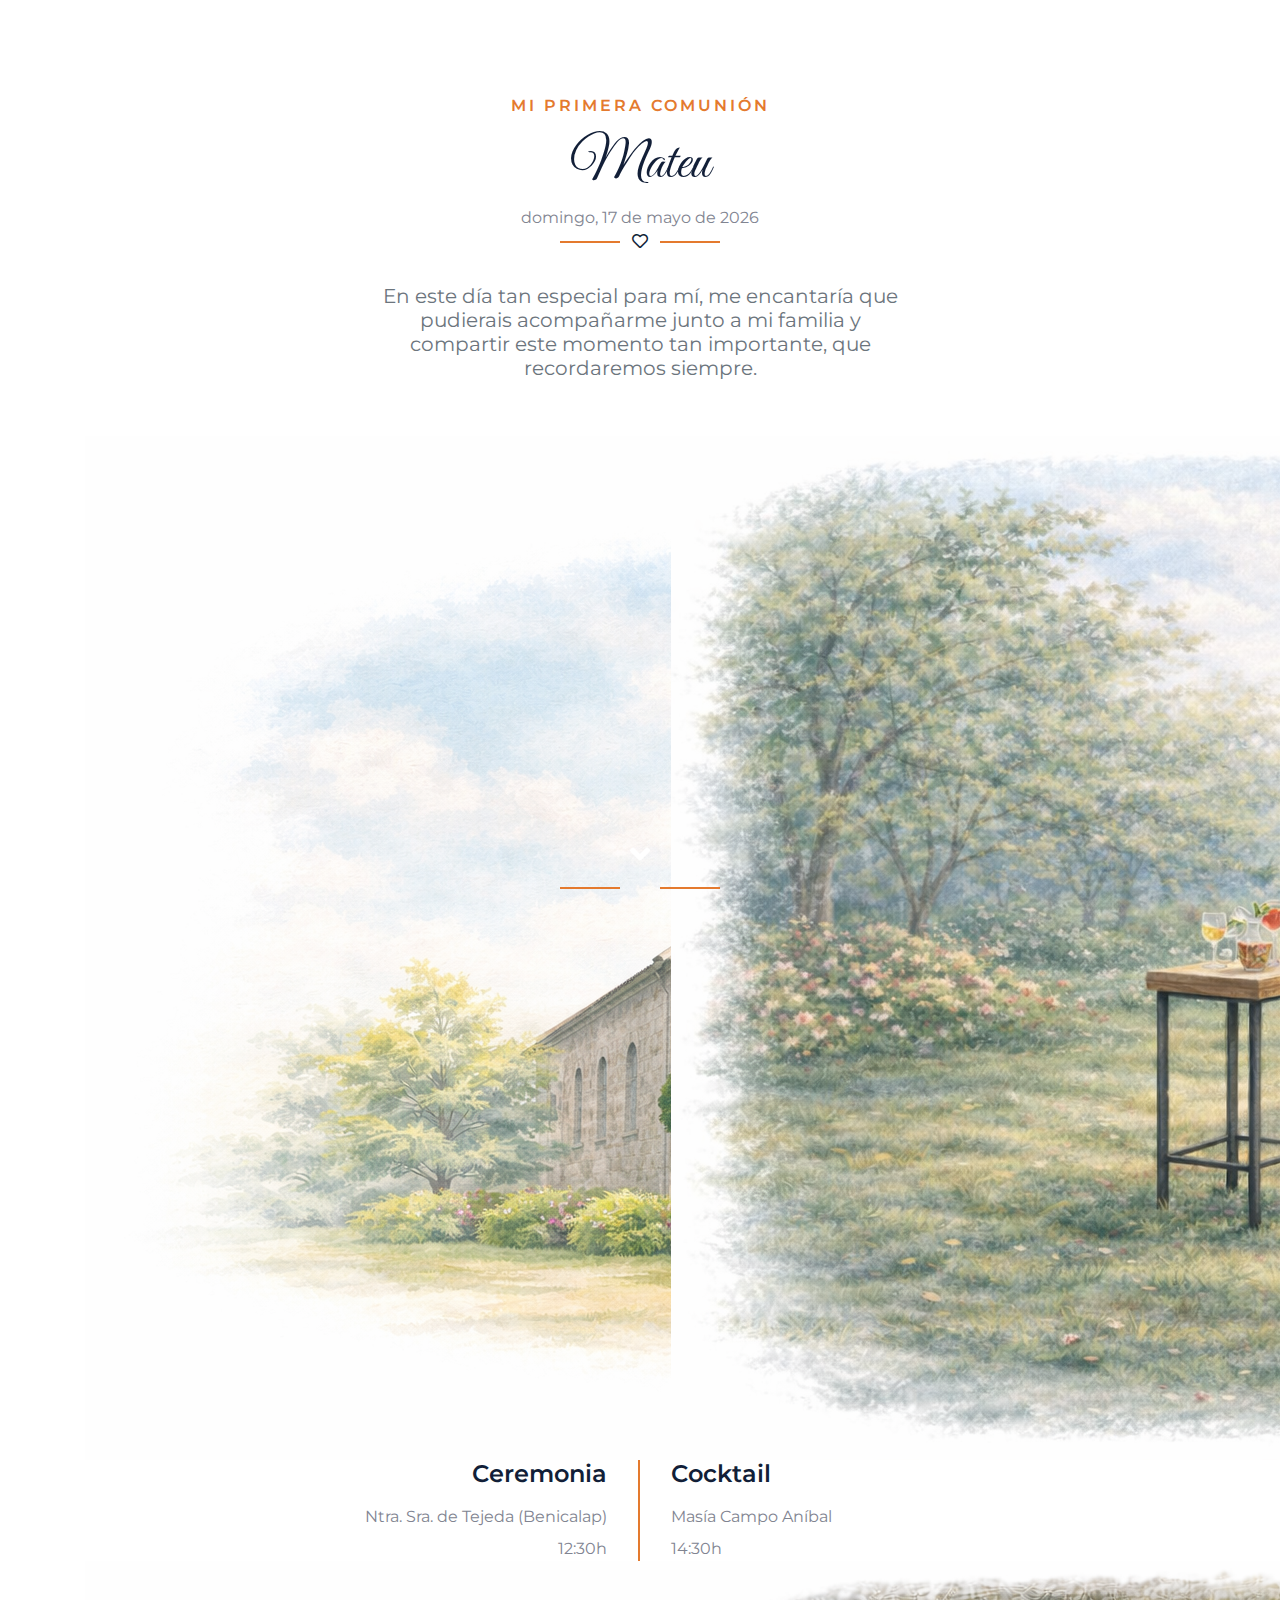
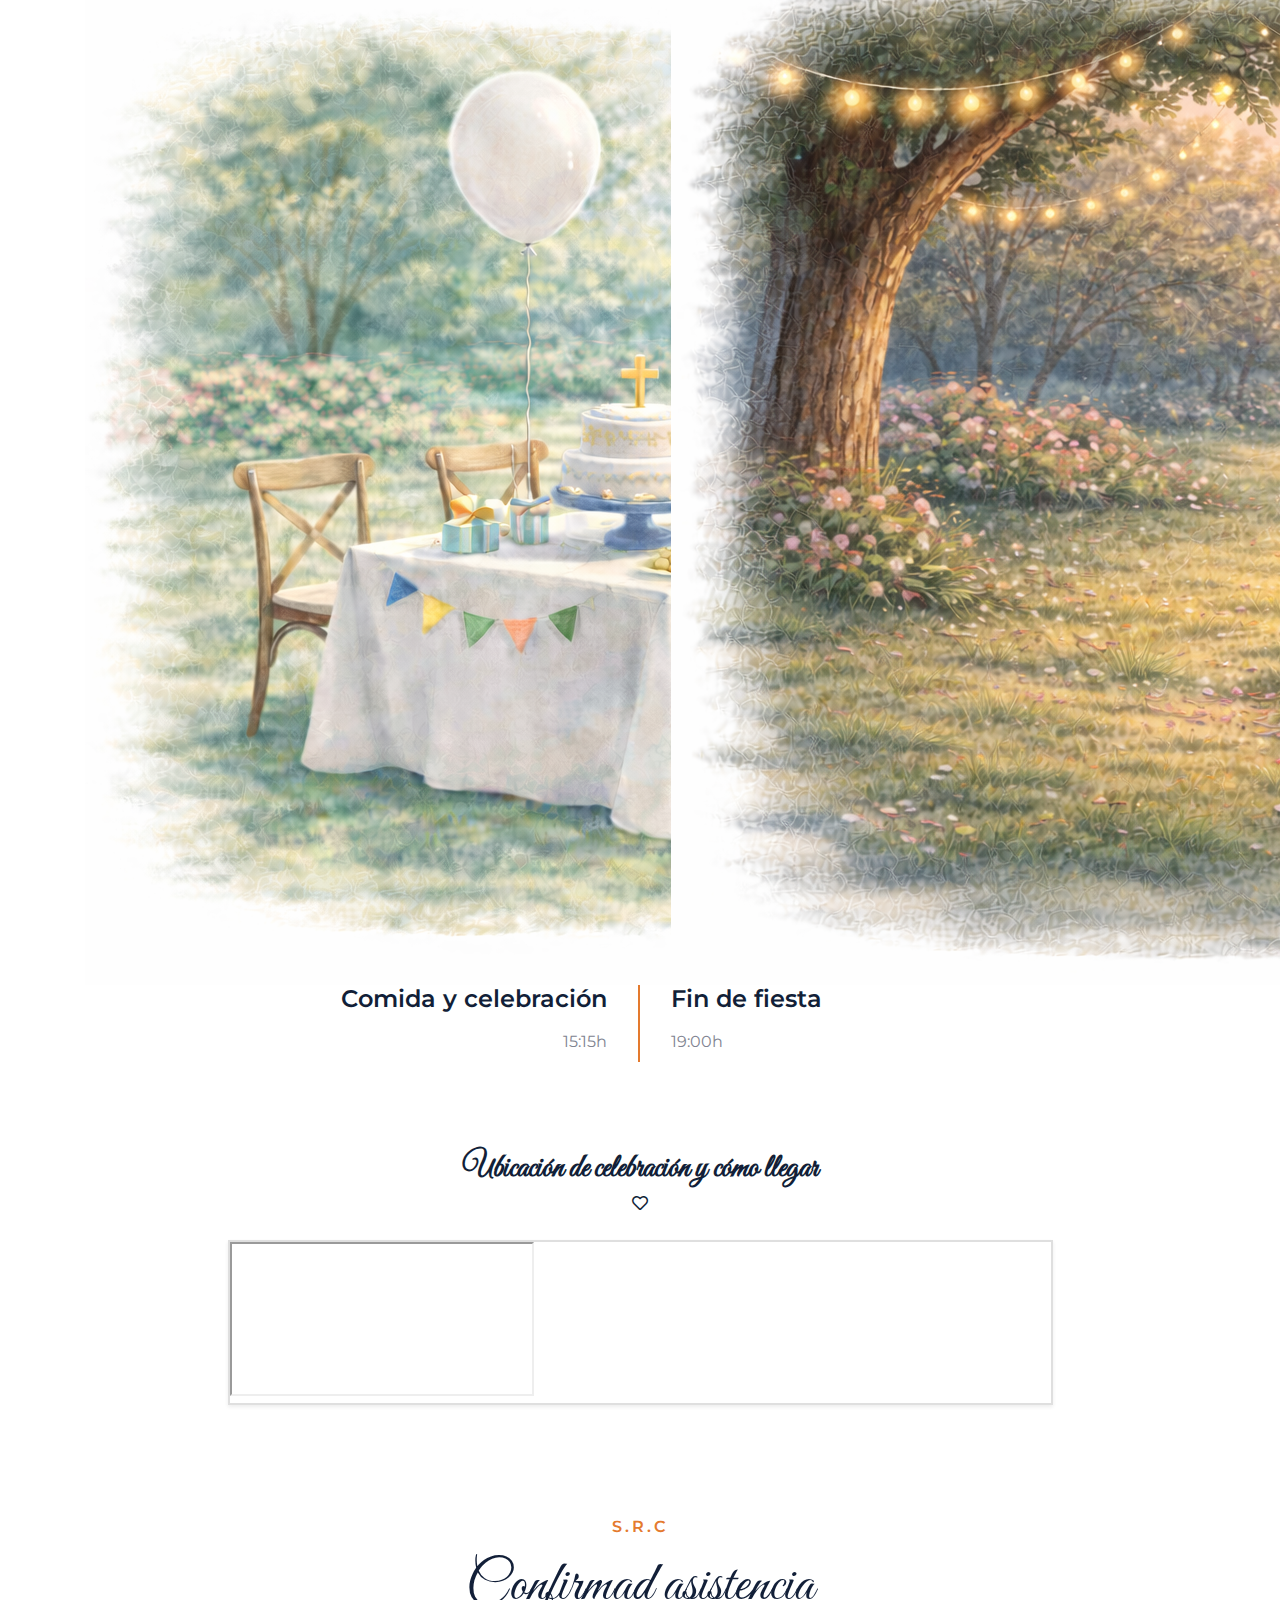
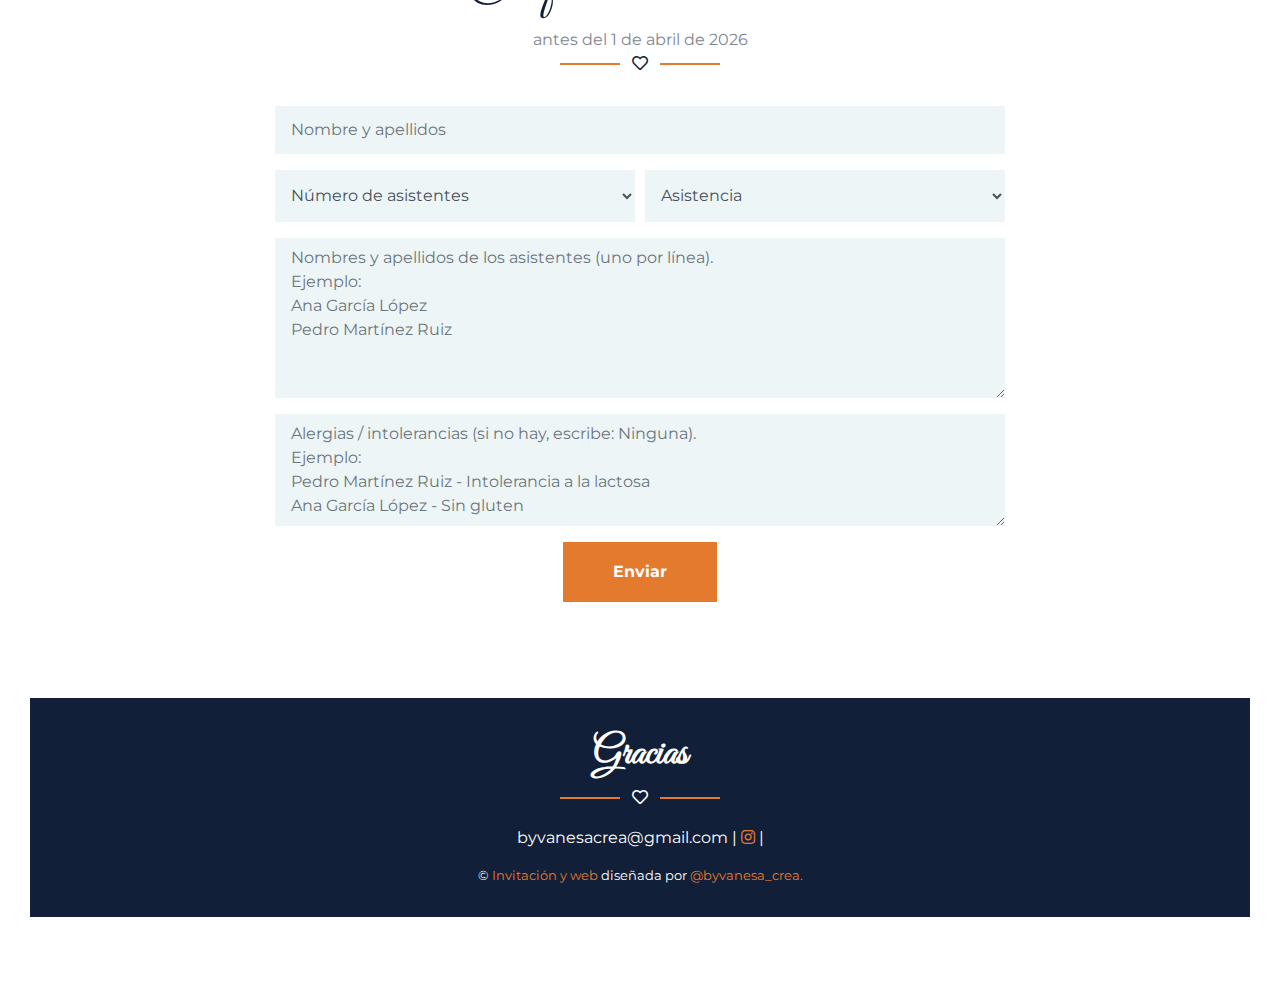
<file: index.html>
<!DOCTYPE html>
<html lang="en">

<head>
    <meta charset="utf-8">
    <title>Invitación comunión Mateu</title>
    <meta content="width=device-width, initial-scale=1.0" name="viewport">
    <meta content="Invitación Comunión de Mateu" name="keywords">
    <meta content="Invitación Comunión de Mateu" name="description">

    <!-- Favicon -->
    <link href="img/favicon.ico" rel="icon">

    <!-- Google Web Fonts -->
    <link rel="preconnect" href="https://fonts.gstatic.com">
    <link href="https://fonts.googleapis.com/css2?family=Great+Vibes&family=Montserrat:wght@400;600&display=swap" rel="stylesheet"> 

    <!-- Font Awesome -->
    <link href="https://cdnjs.cloudflare.com/ajax/libs/font-awesome/5.10.0/css/all.min.css" rel="stylesheet">

    <!-- Libraries Stylesheet -->
    <link href="lib/owlcarousel/assets/owl.carousel.min.css" rel="stylesheet">
    <link href="lib/lightbox/css/lightbox.min.css" rel="stylesheet">

    <!-- Customized Bootstrap Stylesheet -->
    <link href="css/style.css" rel="stylesheet">
</head>

<body data-spy="scroll" data-target=".navbar" data-offset="51">
    <!-- Navbar Start -->
    <nav class="navbar fixed-top shadow-sm navbar-expand-lg bg-dark navbar-dark py-3 py-lg-0 px-lg-5">
        <a href="index.html" class="navbar-brand d-block d-lg-none">
            <h1 class="font-secondary text-white mb-n2">Comunión  <span class="text-primary">   de   </span>  Mateu</h1>
        </a>
        <button type="button" class="navbar-toggler" data-toggle="collapse" data-target="#navbarCollapse">
            <span class="navbar-toggler-icon"></span>
        </button>
        <div class="collapse navbar-collapse justify-content-between" id="navbarCollapse">
            <div class="navbar-nav ml-auto py-0">
                <a href="#home" class="nav-item nav-link active">Inicio</a>
                <a href="#event" class="nav-item nav-link">Evento</a>
            </div>
            <a href="index.html" class="navbar-brand mx-5 d-none d-lg-block">
                <h1 class="font-secondary text-white mb-n2">Comunión <span class="text-primary"> de</span> Mateu</h1>
            </a>
            <div class="navbar-nav mr-auto py-0">
                
                <a href="#rsvp" class="nav-item nav-link">Asistencia</a>
                <a href="#contact" class="nav-item nav-link">Contacto</a>
            </div>
        </div>
    </nav>
    <!-- Navbar End -->

    <!-- Carousel Start -->
<div class="container-fluid mb-0 pb-0 px-0" id="home">
<!--<div class="container-fluid mb-0 pb-0" id="home">-->
  <div id="header-carousel" class="carousel slide carousel-fade" data-ride="carousel">
    <div class="carousel-inner">
      <div class="carousel-item position-relative active slide-a5">
        <div class="slide-image" style="background-image:url('img/mateu1.png');"></div>

        <div class="carousel-caption d-flex flex-column align-items-center justify-content-center">
        <div class="p-3" style="max-width: 900px;"></div>
      </div>
    </div>
  </div>
</div>

    <!-- Event Start -->
    <div class="container-fluid py-5" id="event">
        <div class="container py-5">
            <div class="section-title position-relative text-center">
                <h6 class="text-uppercase text-primary mb-3" style="letter-spacing: 3px;">Mi primera comunión</h6>
                <h1 class="font-secondary display-4">Mateu</h1>
                <p class="mb-0">domingo, 17 de mayo de 2026</p>
                <i class="far fa-heart text-dark"></i>
            </div>
            <div class="row justify-content-center">
                <div class="col-md-6 text-center mb-4">
                    <h5 class="font-weight-normal text-muted mb-3 pb-3">En este día tan especial para mí,
                        me encantaría que pudierais acompañarme junto a mi familia y compartir este momento tan importante, que recordaremos siempre.</h5>
                </div>
            </div>
            <div class="row">
                <div class="col-md-6 border-right border-primary">
                    <div class="text-center text-md-right mr-md-3 mb-4 mb-md-0">
                    <img src="img/iglesia.png" class="event-img align-right" alt="">
                    <h4 class="mb-3">Ceremonia</h4>
                    <p class="mb-2">Ntra. Sra. de Tejeda (Benicalap)</p>
                    <p class="mb-0">12:30h</p>

                </div>
            </div>
            <div class="col-md-6">
                <div class="text-center text-md-left ml-md-3 mb-4 mb-md-0">

                    <img src="img/cocktail.png" class="event-img align-left" alt="">

                    <h4 class="mb-3">Cocktail</h4>
                    <p class="mb-2">Masía Campo Aníbal</p>
                    <p class="mb-0">14:30h</p>

                </div>
            </div>
            <div class="col-md-6 border-right border-primary">
                    <div class="text-center text-md-right mr-md-3 mb-4 mb-md-0">

                    <img src="img/comida.png" class="event-img align-right" alt="">

                    <h4 class="mb-3">Comida y celebración</h4>
                    <p class="mb-2">15:15h</p>

                </div>
            </div>
            <div class="col-md-6">
                <div class="text-center text-md-left ml-md-3 mb-4 mb-md-0">

                    <img src="img/finfiesta.png" class="event-img align-left" alt="">

                    <h4 class="mb-3">Fin de fiesta</h4>
                    <p class="mb-2">19:00h</p>
                    <!--<p class="mb-0">19:00h</p>-->

                </div>
            </div>
        </div>
    </div>
    <!-- Event End -->

    <!-- Ubicación -->
<div class="container-fluid py-4" id="ubicacion">
  <div class="container py-3">
    <!-- Título -->
    <div class="section-title text-center mb-4 mt-0">
      <h2 class="font-secondary mb-1">Ubicación de celebración y cómo llegar</h2>
      <i class="far fa-heart text-dark"></i>
    </div>
    <!-- Mapa -->
    <div class="row justify-content-center">
      <div class="col-lg-10 col-xl-9">

        <div class="card shadow-sm">
          <div class="map-responsive">
            <iframe
              src="https://www.google.com/maps/embed?pb=!1m18!1m12!1m3!1d3073.6136217779867!2d-0.3360121999999999!3d39.6133855!2m3!1f0!2f0!3f0!3m2!1i1024!2i768!4f13.1!3m3!1m2!1s0xd60409f54299b87%3A0xb016d51361d180c9!2zTWFzw61hIENhbXBvIEFuw61iYWw!5e0!3m2!1ses!2ses!4v1769870351561!5m2!1ses!2ses"
              allowfullscreen
              loading="lazy"
              referrerpolicy="no-referrer-when-downgrade">
            </iframe>
          </div>
        </div>
    </div>
  </div>
</div>



     <!-- RSVP Start -->
    <div class="container-fluid py-5" id="rsvp">
        <div class="container py-5">
            <div class="section-title position-relative text-center">
            <h6 class="text-uppercase text-primary mb-3" style="letter-spacing: 3px;">S.R.C</h6>
            <h1 class="font-secondary display-4">Confirmad asistencia</h1>
            <p class="mb-0">antes del 1 de abril de 2026</p>
            <i class="far fa-heart text-dark"></i>
        </div>

        <div class="row justify-content-center">
            <div class="col-lg-8">
             <div class="text-center">

            <!-- Netlify Form -->
            <form name="rsvp"
                method="POST"
                data-netlify="true"
                netlify-honeypot="bot-field"
                action="gracias.html">

            <!-- Required by Netlify -->
            <input type="hidden" name="form-name" value="rsvp">

            <!-- Honeypot (hidden) -->
            <p class="d-none">
              <label>Si eres humano, no rellenes esto: <input name="bot-field"></label>
            </p>

            <div class="form-row">
                <div class="form-group col-12">
                    <input type="text"
                    name="nombre"
                    class="form-control bg-secondary border-0 py-4 px-3"
                    placeholder="Nombre y apellidos"
                    required>
                </div>
            </div>

            <div class="form-row">
              <div class="form-group col-sm-6">
                <select name="num_asistentes"
                        class="form-control bg-secondary border-0"
                        style="height: 52px;"
                        required>
                  <option value="" disabled selected>Número de asistentes</option>
                  <option value="1">1</option>
                  <option value="2">2</option>
                  <option value="3">3</option>
                  <option value="4">4</option>
                  <option value="5+">5 o más</option>
                </select>
            </div>

            <div class="form-group col-sm-6">
                <select name="asistencia"
                        class="form-control bg-secondary border-0"
                        style="height: 52px;"
                        required>
                  <option value="" disabled selected>Asistencia</option>
                  <option value="Sí, confirmo asistencia">Sí, confirmo asistencia</option>
                  <option value="No, no puedo asistir">No, no puedo asistir</option>
                </select>
            </div>
        </div>

        <div class="form-group">
            <textarea name="asistentes"
                    class="form-control bg-secondary border-0 py-2 px-3"
                    rows="6"
                    placeholder="Nombres y apellidos de los asistentes (uno por línea).&#10;Ejemplo:&#10;Ana García López&#10;Pedro Martínez Ruiz"
                    required></textarea>
        </div>

        <div class="form-group">
            <textarea name="alergias_intolerancias"
                    class="form-control bg-secondary border-0 py-2 px-3"
                    rows="4"
                    placeholder="Alergias / intolerancias (si no hay, escribe: Ninguna).&#10;Ejemplo:&#10;Pedro Martínez Ruiz - Intolerancia a la lactosa&#10;Ana García López - Sin gluten"
                    required></textarea>
        </div>

        <div>
            <button class="btn btn-primary font-weight-bold py-3 px-5" type="submit">
                Enviar
            </button>
        </div>

        </form>
          <!-- End Netlify Form -->

        </div>
    </div>
    </div>
    </div>
    </div>
    <!-- RSVP End -->

    <!-- Footer Start -->
    <div class="container-fluid bg-dark text-white py-3" id="contact">
        <div class="container text-center py-3">

            <div class="section-title position-relative text-center mb-3">
                <h1 class="font-secondary text-white mb-2 footer-title">Gracias</h1>
                <i class="far fa-heart text-white"></i>
            </div>

            <!-- CONTACTO EN UNA SOLA LÍNEA -->
            <div class="footer-contact mb-3">
                <span>byvanesacrea@gmail.com</span>

                <span class="divider">|</span>

                <a href="https://www.instagram.com/byvanesa_crea/"
                    class="instagram-inline"
                    target="_blank"
                    aria-label="Instagram">
                    <i class="fab fa-instagram"></i>
                </a>

                <span class="divider">|</span>

                <!--<span>+34 651 413 985</span>-->
            </div>

                <p class="m-0 small">
                 &copy; <span class="text-primary">Invitación y web</span>
                diseñada por <span class="text-primary">@byvanesa_crea.</span>
                </p>

            </div>
        </div>
    <!-- Footer End -->



    <!-- Scroll to Bottom -->
    <i class="fa fa-2x fa-angle-down text-white scroll-to-bottom"></i>

    <!-- Back to Top -->
    <a href="#" class="btn btn-lg btn-outline-primary btn-lg-square back-to-top"><i class="fa fa-angle-double-up"></i></a>


    <!-- JavaScript Libraries -->
    <script src="https://code.jquery.com/jquery-3.4.1.min.js"></script>
    <script src="https://stackpath.bootstrapcdn.com/bootstrap/4.4.1/js/bootstrap.bundle.min.js"></script>
    <script src="lib/easing/easing.min.js"></script>
    <script src="lib/waypoints/waypoints.min.js"></script>
    <script src="lib/owlcarousel/owl.carousel.min.js"></script>
    <script src="lib/isotope/isotope.pkgd.min.js"></script>
    <script src="lib/lightbox/js/lightbox.min.js"></script>

    <!-- Template Javascript -->
    <script src="js/main.js"></script>
</body>

</html>
</file>
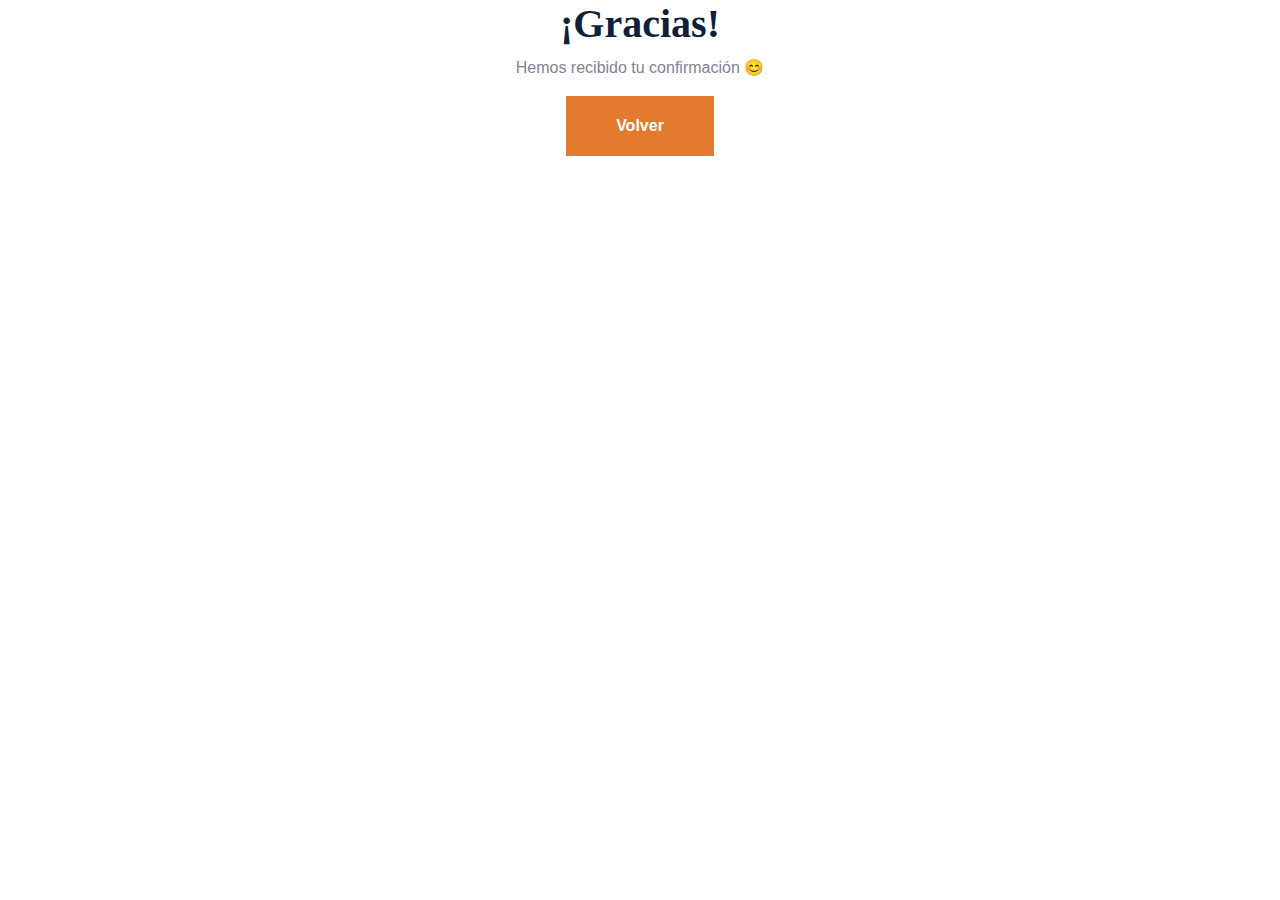
<file: gracias.html>
<!doctype html>
<html lang="es">
<head>
  <meta charset="utf-8">
  <title>¡Gracias!</title>
  <meta name="viewport" content="width=device-width, initial-scale=1">
  <link href="css/style.css" rel="stylesheet">
</head>
<body class="thanks-page">
  <div class="thanks-box text-center">
    <h1 class="font-secondary">¡Gracias!</h1>
    <p>Hemos recibido tu confirmación 😊</p>
    <a href="index.html" class="btn btn-primary font-weight-bold py-3 px-5">
      Volver
    </a>
  </div>
</body>
</html>
</file>
<file: css/style.css>
/******* Bootstrap Theming ********/
/*!
 * Bootstrap v4.5.3 (https://getbootstrap.com/)
 * Copyright 2011-2020 The Bootstrap Authors
 * Copyright 2011-2020 Twitter, Inc.
 * Licensed under MIT (https://github.com/twbs/bootstrap/blob/main/LICENSE)
 */
:root {
  --blue: #007bff;
  --indigo: #6610f2;
  --purple: #6f42c1;
  --pink: #e83e8c;
  --red: #dc3545;
  --orange: #fd7e14;
  --yellow: #ffc107;
  --green: #28a745;
  --teal: #20c997;
  --cyan: #17a2b8;
  --white: #fff;
  --gray: #6c757d;
  --gray-dark: #343a40;
  --primary: #E47A2E;
  --secondary: #EDF5F7;
  --success: #28a745;
  --info: #17a2b8;
  --warning: #ffc107;
  --danger: #dc3545;
  --light: #FFFFFF;
  --dark: #121F38;
  --breakpoint-xs: 0;
  --breakpoint-sm: 576px;
  --breakpoint-md: 768px;
  --breakpoint-lg: 992px;
  --breakpoint-xl: 1200px;
  --font-family-sans-serif: "Montserrat", sans-serif;
  --font-family-monospace: SFMono-Regular, Menlo, Monaco, Consolas, "Liberation Mono", "Courier New", monospace;
}

*,
*::before,
*::after {
  box-sizing: border-box;
}

html {
  font-family: sans-serif;
  line-height: 1.15;
  -webkit-text-size-adjust: 100%;
  -webkit-tap-highlight-color: rgba(0, 0, 0, 0);
}

article, aside, figcaption, figure, footer, header, hgroup, main, nav, section {
  display: block;
}

body {
  margin: 0;
  font-family: "Montserrat", sans-serif;
  font-size: 1rem;
  font-weight: 400;
  line-height: 1.5;
  color: #818491;
  text-align: left;
  background-color: #FFFFFF;
}

[tabindex="-1"]:focus:not(:focus-visible) {
  outline: 0 !important;
}

hr {
  box-sizing: content-box;
  height: 0;
  overflow: visible;
}

h1, h2, h3, h4, h5, h6 {
  margin-top: 0;
  margin-bottom: 0.5rem;
}

p {
  margin-top: 0;
  margin-bottom: 1rem;
}

abbr[title],
abbr[data-original-title] {
  text-decoration: underline;
  text-decoration: underline dotted;
  cursor: help;
  border-bottom: 0;
  text-decoration-skip-ink: none;
}

address {
  margin-bottom: 1rem;
  font-style: normal;
  line-height: inherit;
}

ol,
ul,
dl {
  margin-top: 0;
  margin-bottom: 1rem;
}

ol ol,
ul ul,
ol ul,
ul ol {
  margin-bottom: 0;
}

dt {
  font-weight: 700;
}

dd {
  margin-bottom: .5rem;
  margin-left: 0;
}

blockquote {
  margin: 0 0 1rem;
}

b,
strong {
  font-weight: bolder;
}

small {
  font-size: 80%;
}

sub,
sup {
  position: relative;
  font-size: 75%;
  line-height: 0;
  vertical-align: baseline;
}

sub {
  bottom: -.25em;
}

sup {
  top: -.5em;
}

a {
  color: #E47A2E;
  text-decoration: none;
  background-color: transparent;
}

a:hover {
  color: #af5617;
  text-decoration: underline;
}

a:not([href]):not([class]) {
  color: inherit;
  text-decoration: none;
}

a:not([href]):not([class]):hover {
  color: inherit;
  text-decoration: none;
}

pre,
code,
kbd,
samp {
  font-family: SFMono-Regular, Menlo, Monaco, Consolas, "Liberation Mono", "Courier New", monospace;
  font-size: 1em;
}

pre {
  margin-top: 0;
  margin-bottom: 1rem;
  overflow: auto;
  -ms-overflow-style: scrollbar;
}

figure {
  margin: 0 0 1rem;
}

img {
  vertical-align: middle;
  border-style: none;
}

svg {
  overflow: hidden;
  vertical-align: middle;
}

table {
  border-collapse: collapse;
}

caption {
  padding-top: 0.75rem;
  padding-bottom: 0.75rem;
  color: #6c757d;
  text-align: left;
  caption-side: bottom;
}

th {
  text-align: inherit;
  text-align: -webkit-match-parent;
}

label {
  display: inline-block;
  margin-bottom: 0.5rem;
}

button {
  border-radius: 0;
}

button:focus {
  outline: 1px dotted;
  outline: 5px auto -webkit-focus-ring-color;
}

input,
button,
select,
optgroup,
textarea {
  margin: 0;
  font-family: inherit;
  font-size: inherit;
  line-height: inherit;
}

button,
input {
  overflow: visible;
}

button,
select {
  text-transform: none;
}

[role="button"] {
  cursor: pointer;
}

select {
  word-wrap: normal;
}

button,
[type="button"],
[type="reset"],
[type="submit"] {
  -webkit-appearance: button;
}

button:not(:disabled),
[type="button"]:not(:disabled),
[type="reset"]:not(:disabled),
[type="submit"]:not(:disabled) {
  cursor: pointer;
}

button::-moz-focus-inner,
[type="button"]::-moz-focus-inner,
[type="reset"]::-moz-focus-inner,
[type="submit"]::-moz-focus-inner {
  padding: 0;
  border-style: none;
}

input[type="radio"],
input[type="checkbox"] {
  box-sizing: border-box;
  padding: 0;
}

textarea {
  overflow: auto;
  resize: vertical;
}

fieldset {
  min-width: 0;
  padding: 0;
  margin: 0;
  border: 0;
}

legend {
  display: block;
  width: 100%;
  max-width: 100%;
  padding: 0;
  margin-bottom: .5rem;
  font-size: 1.5rem;
  line-height: inherit;
  color: inherit;
  white-space: normal;
}

@media (max-width: 1200px) {
  legend {
    font-size: calc(1.275rem + 0.3vw) ;
  }
}

progress {
  vertical-align: baseline;
}

[type="number"]::-webkit-inner-spin-button,
[type="number"]::-webkit-outer-spin-button {
  height: auto;
}

[type="search"] {
  outline-offset: -2px;
  -webkit-appearance: none;
}

[type="search"]::-webkit-search-decoration {
  -webkit-appearance: none;
}

::-webkit-file-upload-button {
  font: inherit;
  -webkit-appearance: button;
}

output {
  display: inline-block;
}

summary {
  display: list-item;
  cursor: pointer;
}

template {
  display: none;
}

[hidden] {
  display: none !important;
}

h1, h2, h3, h4, h5, h6,
.h1, .h2, .h3, .h4, .h5, .h6 {
  margin-bottom: 0.5rem;
  font-weight: 600;
  line-height: 1.2;
  color: #121F38;
}

h1, .h1 {
  font-size: 2.5rem;
}

@media (max-width: 1200px) {
  h1, .h1 {
    font-size: calc(1.375rem + 1.5vw) ;
  }
}

h2, .h2 {
  font-size: 2rem;
}

@media (max-width: 1200px) {
  h2, .h2 {
    font-size: calc(1.325rem + 0.9vw) ;
  }
}

h3, .h3 {
  font-size: 1.75rem;
}

@media (max-width: 1200px) {
  h3, .h3 {
    font-size: calc(1.3rem + 0.6vw) ;
  }
}

h4, .h4 {
  font-size: 1.5rem;
}

@media (max-width: 1200px) {
  h4, .h4 {
    font-size: calc(1.275rem + 0.3vw) ;
  }
}

h5, .h5 {
  font-size: 1.25rem;
}

h6, .h6 {
  font-size: 1rem;
}

.lead {
  font-size: 1.25rem;
  font-weight: 300;
}

.display-1 {
  font-size: 6rem;
  font-weight: 300;
  line-height: 1.2;
}

@media (max-width: 1200px) {
  .display-1 {
    font-size: calc(1.725rem + 5.7vw) ;
  }
}

.display-2 {
  font-size: 5.5rem;
  font-weight: 300;
  line-height: 1.2;
}

@media (max-width: 1200px) {
  .display-2 {
    font-size: calc(1.675rem + 5.1vw) ;
  }
}

.display-3 {
  font-size: 4.5rem;
  font-weight: 300;
  line-height: 1.2;
}

@media (max-width: 1200px) {
  .display-3 {
    font-size: calc(1.575rem + 3.9vw) ;
  }
}

.display-4 {
  font-size: 3.5rem;
  font-weight: 300;
  line-height: 1.2;
}

@media (max-width: 1200px) {
  .display-4 {
    font-size: calc(1.475rem + 2.7vw) ;
  }
}

hr {
  margin-top: 1rem;
  margin-bottom: 1rem;
  border: 0;
  border-top: 2px solid rgba(0, 0, 0, 0.1);
}

small,
.small {
  font-size: 80%;
  font-weight: 400;
}

mark,
.mark {
  padding: 0.2em;
  background-color: #fcf8e3;
}

.list-unstyled {
  padding-left: 0;
  list-style: none;
}

.list-inline {
  padding-left: 0;
  list-style: none;
}

.list-inline-item {
  display: inline-block;
}

.list-inline-item:not(:last-child) {
  margin-right: 0.5rem;
}

.initialism {
  font-size: 90%;
  text-transform: uppercase;
}

.blockquote {
  margin-bottom: 1rem;
  font-size: 1.25rem;
}

.blockquote-footer {
  display: block;
  font-size: 80%;
  color: #6c757d;
}

.blockquote-footer::before {
  content: "\2014\00A0";
}

.img-fluid {
  max-width: 100%;
  height: auto;
}

.img-thumbnail {
  padding: 0.25rem;
  background-color: #FFFFFF;
  border: 2px solid #dee2e6;
  max-width: 100%;
  height: auto;
}

.figure {
  display: inline-block;
}

.figure-img {
  margin-bottom: 0.5rem;
  line-height: 1;
}

.figure-caption {
  font-size: 90%;
  color: #6c757d;
}

code {
  font-size: 87.5%;
  color: #e83e8c;
  word-wrap: break-word;
}

a > code {
  color: inherit;
}

kbd {
  padding: 0.2rem 0.4rem;
  font-size: 87.5%;
  color: #fff;
  background-color: #212529;
}

kbd kbd {
  padding: 0;
  font-size: 100%;
  font-weight: 700;
}

pre {
  display: block;
  font-size: 87.5%;
  color: #212529;
}

pre code {
  font-size: inherit;
  color: inherit;
  word-break: normal;
}

.pre-scrollable {
  max-height: 340px;
  overflow-y: scroll;
}

.container,
.container-fluid,
.container-sm,
.container-md,
.container-lg,
.container-xl {
  width: 100%;
  padding-right: 15px;
  padding-left: 15px;
  margin-right: auto;
  margin-left: auto;
}

@media (min-width: 576px) {
  .container, .container-sm {
    max-width: 540px;
  }
}

@media (min-width: 768px) {
  .container, .container-sm, .container-md {
    max-width: 720px;
  }
}

@media (min-width: 992px) {
  .container, .container-sm, .container-md, .container-lg {
    max-width: 960px;
  }
}

@media (min-width: 1200px) {
  .container, .container-sm, .container-md, .container-lg, .container-xl {
    max-width: 1140px;
  }
}

.row {
  display: flex;
  flex-wrap: wrap;
  margin-right: -15px;
  margin-left: -15px;
}

.no-gutters {
  margin-right: 0;
  margin-left: 0;
}

.no-gutters > .col,
.no-gutters > [class*="col-"] {
  padding-right: 0;
  padding-left: 0;
}

.col-1, .col-2, .col-3, .col-4, .col-5, .col-6, .col-7, .col-8, .col-9, .col-10, .col-11, .col-12, .col,
.col-auto, .col-sm-1, .col-sm-2, .col-sm-3, .col-sm-4, .col-sm-5, .col-sm-6, .col-sm-7, .col-sm-8, .col-sm-9, .col-sm-10, .col-sm-11, .col-sm-12, .col-sm,
.col-sm-auto, .col-md-1, .col-md-2, .col-md-3, .col-md-4, .col-md-5, .col-md-6, .col-md-7, .col-md-8, .col-md-9, .col-md-10, .col-md-11, .col-md-12, .col-md,
.col-md-auto, .col-lg-1, .col-lg-2, .col-lg-3, .col-lg-4, .col-lg-5, .col-lg-6, .col-lg-7, .col-lg-8, .col-lg-9, .col-lg-10, .col-lg-11, .col-lg-12, .col-lg,
.col-lg-auto, .col-xl-1, .col-xl-2, .col-xl-3, .col-xl-4, .col-xl-5, .col-xl-6, .col-xl-7, .col-xl-8, .col-xl-9, .col-xl-10, .col-xl-11, .col-xl-12, .col-xl,
.col-xl-auto {
  position: relative;
  width: 100%;
  padding-right: 15px;
  padding-left: 15px;
}

.col {
  flex-basis: 0;
  flex-grow: 1;
  max-width: 100%;
}

.row-cols-1 > * {
  flex: 0 0 100%;
  max-width: 100%;
}

.row-cols-2 > * {
  flex: 0 0 50%;
  max-width: 50%;
}

.row-cols-3 > * {
  flex: 0 0 33.33333%;
  max-width: 33.33333%;
}

.row-cols-4 > * {
  flex: 0 0 25%;
  max-width: 25%;
}

.row-cols-5 > * {
  flex: 0 0 20%;
  max-width: 20%;
}

.row-cols-6 > * {
  flex: 0 0 16.66667%;
  max-width: 16.66667%;
}

.col-auto {
  flex: 0 0 auto;
  width: auto;
  max-width: 100%;
}

.col-1 {
  flex: 0 0 8.33333%;
  max-width: 8.33333%;
}

.col-2 {
  flex: 0 0 16.66667%;
  max-width: 16.66667%;
}

.col-3 {
  flex: 0 0 25%;
  max-width: 25%;
}

.col-4 {
  flex: 0 0 33.33333%;
  max-width: 33.33333%;
}

.col-5 {
  flex: 0 0 41.66667%;
  max-width: 41.66667%;
}

.col-6 {
  flex: 0 0 50%;
  max-width: 50%;
}

.col-7 {
  flex: 0 0 58.33333%;
  max-width: 58.33333%;
}

.col-8 {
  flex: 0 0 66.66667%;
  max-width: 66.66667%;
}

.col-9 {
  flex: 0 0 75%;
  max-width: 75%;
}

.col-10 {
  flex: 0 0 83.33333%;
  max-width: 83.33333%;
}

.col-11 {
  flex: 0 0 91.66667%;
  max-width: 91.66667%;
}

.col-12 {
  flex: 0 0 100%;
  max-width: 100%;
}

.order-first {
  order: -1;
}

.order-last {
  order: 13;
}

.order-0 {
  order: 0;
}

.order-1 {
  order: 1;
}

.order-2 {
  order: 2;
}

.order-3 {
  order: 3;
}

.order-4 {
  order: 4;
}

.order-5 {
  order: 5;
}

.order-6 {
  order: 6;
}

.order-7 {
  order: 7;
}

.order-8 {
  order: 8;
}

.order-9 {
  order: 9;
}

.order-10 {
  order: 10;
}

.order-11 {
  order: 11;
}

.order-12 {
  order: 12;
}

.offset-1 {
  margin-left: 8.33333%;
}

.offset-2 {
  margin-left: 16.66667%;
}

.offset-3 {
  margin-left: 25%;
}

.offset-4 {
  margin-left: 33.33333%;
}

.offset-5 {
  margin-left: 41.66667%;
}

.offset-6 {
  margin-left: 50%;
}

.offset-7 {
  margin-left: 58.33333%;
}

.offset-8 {
  margin-left: 66.66667%;
}

.offset-9 {
  margin-left: 75%;
}

.offset-10 {
  margin-left: 83.33333%;
}

.offset-11 {
  margin-left: 91.66667%;
}

@media (min-width: 576px) {
  .col-sm {
    flex-basis: 0;
    flex-grow: 1;
    max-width: 100%;
  }
  .row-cols-sm-1 > * {
    flex: 0 0 100%;
    max-width: 100%;
  }
  .row-cols-sm-2 > * {
    flex: 0 0 50%;
    max-width: 50%;
  }
  .row-cols-sm-3 > * {
    flex: 0 0 33.33333%;
    max-width: 33.33333%;
  }
  .row-cols-sm-4 > * {
    flex: 0 0 25%;
    max-width: 25%;
  }
  .row-cols-sm-5 > * {
    flex: 0 0 20%;
    max-width: 20%;
  }
  .row-cols-sm-6 > * {
    flex: 0 0 16.66667%;
    max-width: 16.66667%;
  }
  .col-sm-auto {
    flex: 0 0 auto;
    width: auto;
    max-width: 100%;
  }
  .col-sm-1 {
    flex: 0 0 8.33333%;
    max-width: 8.33333%;
  }
  .col-sm-2 {
    flex: 0 0 16.66667%;
    max-width: 16.66667%;
  }
  .col-sm-3 {
    flex: 0 0 25%;
    max-width: 25%;
  }
  .col-sm-4 {
    flex: 0 0 33.33333%;
    max-width: 33.33333%;
  }
  .col-sm-5 {
    flex: 0 0 41.66667%;
    max-width: 41.66667%;
  }
  .col-sm-6 {
    flex: 0 0 50%;
    max-width: 50%;
  }
  .col-sm-7 {
    flex: 0 0 58.33333%;
    max-width: 58.33333%;
  }
  .col-sm-8 {
    flex: 0 0 66.66667%;
    max-width: 66.66667%;
  }
  .col-sm-9 {
    flex: 0 0 75%;
    max-width: 75%;
  }
  .col-sm-10 {
    flex: 0 0 83.33333%;
    max-width: 83.33333%;
  }
  .col-sm-11 {
    flex: 0 0 91.66667%;
    max-width: 91.66667%;
  }
  .col-sm-12 {
    flex: 0 0 100%;
    max-width: 100%;
  }
  .order-sm-first {
    order: -1;
  }
  .order-sm-last {
    order: 13;
  }
  .order-sm-0 {
    order: 0;
  }
  .order-sm-1 {
    order: 1;
  }
  .order-sm-2 {
    order: 2;
  }
  .order-sm-3 {
    order: 3;
  }
  .order-sm-4 {
    order: 4;
  }
  .order-sm-5 {
    order: 5;
  }
  .order-sm-6 {
    order: 6;
  }
  .order-sm-7 {
    order: 7;
  }
  .order-sm-8 {
    order: 8;
  }
  .order-sm-9 {
    order: 9;
  }
  .order-sm-10 {
    order: 10;
  }
  .order-sm-11 {
    order: 11;
  }
  .order-sm-12 {
    order: 12;
  }
  .offset-sm-0 {
    margin-left: 0;
  }
  .offset-sm-1 {
    margin-left: 8.33333%;
  }
  .offset-sm-2 {
    margin-left: 16.66667%;
  }
  .offset-sm-3 {
    margin-left: 25%;
  }
  .offset-sm-4 {
    margin-left: 33.33333%;
  }
  .offset-sm-5 {
    margin-left: 41.66667%;
  }
  .offset-sm-6 {
    margin-left: 50%;
  }
  .offset-sm-7 {
    margin-left: 58.33333%;
  }
  .offset-sm-8 {
    margin-left: 66.66667%;
  }
  .offset-sm-9 {
    margin-left: 75%;
  }
  .offset-sm-10 {
    margin-left: 83.33333%;
  }
  .offset-sm-11 {
    margin-left: 91.66667%;
  }
}

@media (min-width: 768px) {
  .col-md {
    flex-basis: 0;
    flex-grow: 1;
    max-width: 100%;
  }
  .row-cols-md-1 > * {
    flex: 0 0 100%;
    max-width: 100%;
  }
  .row-cols-md-2 > * {
    flex: 0 0 50%;
    max-width: 50%;
  }
  .row-cols-md-3 > * {
    flex: 0 0 33.33333%;
    max-width: 33.33333%;
  }
  .row-cols-md-4 > * {
    flex: 0 0 25%;
    max-width: 25%;
  }
  .row-cols-md-5 > * {
    flex: 0 0 20%;
    max-width: 20%;
  }
  .row-cols-md-6 > * {
    flex: 0 0 16.66667%;
    max-width: 16.66667%;
  }
  .col-md-auto {
    flex: 0 0 auto;
    width: auto;
    max-width: 100%;
  }
  .col-md-1 {
    flex: 0 0 8.33333%;
    max-width: 8.33333%;
  }
  .col-md-2 {
    flex: 0 0 16.66667%;
    max-width: 16.66667%;
  }
  .col-md-3 {
    flex: 0 0 25%;
    max-width: 25%;
  }
  .col-md-4 {
    flex: 0 0 33.33333%;
    max-width: 33.33333%;
  }
  .col-md-5 {
    flex: 0 0 41.66667%;
    max-width: 41.66667%;
  }
  .col-md-6 {
    flex: 0 0 50%;
    max-width: 50%;
  }
  .col-md-7 {
    flex: 0 0 58.33333%;
    max-width: 58.33333%;
  }
  .col-md-8 {
    flex: 0 0 66.66667%;
    max-width: 66.66667%;
  }
  .col-md-9 {
    flex: 0 0 75%;
    max-width: 75%;
  }
  .col-md-10 {
    flex: 0 0 83.33333%;
    max-width: 83.33333%;
  }
  .col-md-11 {
    flex: 0 0 91.66667%;
    max-width: 91.66667%;
  }
  .col-md-12 {
    flex: 0 0 100%;
    max-width: 100%;
  }
  .order-md-first {
    order: -1;
  }
  .order-md-last {
    order: 13;
  }
  .order-md-0 {
    order: 0;
  }
  .order-md-1 {
    order: 1;
  }
  .order-md-2 {
    order: 2;
  }
  .order-md-3 {
    order: 3;
  }
  .order-md-4 {
    order: 4;
  }
  .order-md-5 {
    order: 5;
  }
  .order-md-6 {
    order: 6;
  }
  .order-md-7 {
    order: 7;
  }
  .order-md-8 {
    order: 8;
  }
  .order-md-9 {
    order: 9;
  }
  .order-md-10 {
    order: 10;
  }
  .order-md-11 {
    order: 11;
  }
  .order-md-12 {
    order: 12;
  }
  .offset-md-0 {
    margin-left: 0;
  }
  .offset-md-1 {
    margin-left: 8.33333%;
  }
  .offset-md-2 {
    margin-left: 16.66667%;
  }
  .offset-md-3 {
    margin-left: 25%;
  }
  .offset-md-4 {
    margin-left: 33.33333%;
  }
  .offset-md-5 {
    margin-left: 41.66667%;
  }
  .offset-md-6 {
    margin-left: 50%;
  }
  .offset-md-7 {
    margin-left: 58.33333%;
  }
  .offset-md-8 {
    margin-left: 66.66667%;
  }
  .offset-md-9 {
    margin-left: 75%;
  }
  .offset-md-10 {
    margin-left: 83.33333%;
  }
  .offset-md-11 {
    margin-left: 91.66667%;
  }
}

@media (min-width: 992px) {
  .col-lg {
    flex-basis: 0;
    flex-grow: 1;
    max-width: 100%;
  }
  .row-cols-lg-1 > * {
    flex: 0 0 100%;
    max-width: 100%;
  }
  .row-cols-lg-2 > * {
    flex: 0 0 50%;
    max-width: 50%;
  }
  .row-cols-lg-3 > * {
    flex: 0 0 33.33333%;
    max-width: 33.33333%;
  }
  .row-cols-lg-4 > * {
    flex: 0 0 25%;
    max-width: 25%;
  }
  .row-cols-lg-5 > * {
    flex: 0 0 20%;
    max-width: 20%;
  }
  .row-cols-lg-6 > * {
    flex: 0 0 16.66667%;
    max-width: 16.66667%;
  }
  .col-lg-auto {
    flex: 0 0 auto;
    width: auto;
    max-width: 100%;
  }
  .col-lg-1 {
    flex: 0 0 8.33333%;
    max-width: 8.33333%;
  }
  .col-lg-2 {
    flex: 0 0 16.66667%;
    max-width: 16.66667%;
  }
  .col-lg-3 {
    flex: 0 0 25%;
    max-width: 25%;
  }
  .col-lg-4 {
    flex: 0 0 33.33333%;
    max-width: 33.33333%;
  }
  .col-lg-5 {
    flex: 0 0 41.66667%;
    max-width: 41.66667%;
  }
  .col-lg-6 {
    flex: 0 0 50%;
    max-width: 50%;
  }
  .col-lg-7 {
    flex: 0 0 58.33333%;
    max-width: 58.33333%;
  }
  .col-lg-8 {
    flex: 0 0 66.66667%;
    max-width: 66.66667%;
  }
  .col-lg-9 {
    flex: 0 0 75%;
    max-width: 75%;
  }
  .col-lg-10 {
    flex: 0 0 83.33333%;
    max-width: 83.33333%;
  }
  .col-lg-11 {
    flex: 0 0 91.66667%;
    max-width: 91.66667%;
  }
  .col-lg-12 {
    flex: 0 0 100%;
    max-width: 100%;
  }
  .order-lg-first {
    order: -1;
  }
  .order-lg-last {
    order: 13;
  }
  .order-lg-0 {
    order: 0;
  }
  .order-lg-1 {
    order: 1;
  }
  .order-lg-2 {
    order: 2;
  }
  .order-lg-3 {
    order: 3;
  }
  .order-lg-4 {
    order: 4;
  }
  .order-lg-5 {
    order: 5;
  }
  .order-lg-6 {
    order: 6;
  }
  .order-lg-7 {
    order: 7;
  }
  .order-lg-8 {
    order: 8;
  }
  .order-lg-9 {
    order: 9;
  }
  .order-lg-10 {
    order: 10;
  }
  .order-lg-11 {
    order: 11;
  }
  .order-lg-12 {
    order: 12;
  }
  .offset-lg-0 {
    margin-left: 0;
  }
  .offset-lg-1 {
    margin-left: 8.33333%;
  }
  .offset-lg-2 {
    margin-left: 16.66667%;
  }
  .offset-lg-3 {
    margin-left: 25%;
  }
  .offset-lg-4 {
    margin-left: 33.33333%;
  }
  .offset-lg-5 {
    margin-left: 41.66667%;
  }
  .offset-lg-6 {
    margin-left: 50%;
  }
  .offset-lg-7 {
    margin-left: 58.33333%;
  }
  .offset-lg-8 {
    margin-left: 66.66667%;
  }
  .offset-lg-9 {
    margin-left: 75%;
  }
  .offset-lg-10 {
    margin-left: 83.33333%;
  }
  .offset-lg-11 {
    margin-left: 91.66667%;
  }
}

@media (min-width: 1200px) {
  .col-xl {
    flex-basis: 0;
    flex-grow: 1;
    max-width: 100%;
  }
  .row-cols-xl-1 > * {
    flex: 0 0 100%;
    max-width: 100%;
  }
  .row-cols-xl-2 > * {
    flex: 0 0 50%;
    max-width: 50%;
  }
  .row-cols-xl-3 > * {
    flex: 0 0 33.33333%;
    max-width: 33.33333%;
  }
  .row-cols-xl-4 > * {
    flex: 0 0 25%;
    max-width: 25%;
  }
  .row-cols-xl-5 > * {
    flex: 0 0 20%;
    max-width: 20%;
  }
  .row-cols-xl-6 > * {
    flex: 0 0 16.66667%;
    max-width: 16.66667%;
  }
  .col-xl-auto {
    flex: 0 0 auto;
    width: auto;
    max-width: 100%;
  }
  .col-xl-1 {
    flex: 0 0 8.33333%;
    max-width: 8.33333%;
  }
  .col-xl-2 {
    flex: 0 0 16.66667%;
    max-width: 16.66667%;
  }
  .col-xl-3 {
    flex: 0 0 25%;
    max-width: 25%;
  }
  .col-xl-4 {
    flex: 0 0 33.33333%;
    max-width: 33.33333%;
  }
  .col-xl-5 {
    flex: 0 0 41.66667%;
    max-width: 41.66667%;
  }
  .col-xl-6 {
    flex: 0 0 50%;
    max-width: 50%;
  }
  .col-xl-7 {
    flex: 0 0 58.33333%;
    max-width: 58.33333%;
  }
  .col-xl-8 {
    flex: 0 0 66.66667%;
    max-width: 66.66667%;
  }
  .col-xl-9 {
    flex: 0 0 75%;
    max-width: 75%;
  }
  .col-xl-10 {
    flex: 0 0 83.33333%;
    max-width: 83.33333%;
  }
  .col-xl-11 {
    flex: 0 0 91.66667%;
    max-width: 91.66667%;
  }
  .col-xl-12 {
    flex: 0 0 100%;
    max-width: 100%;
  }
  .order-xl-first {
    order: -1;
  }
  .order-xl-last {
    order: 13;
  }
  .order-xl-0 {
    order: 0;
  }
  .order-xl-1 {
    order: 1;
  }
  .order-xl-2 {
    order: 2;
  }
  .order-xl-3 {
    order: 3;
  }
  .order-xl-4 {
    order: 4;
  }
  .order-xl-5 {
    order: 5;
  }
  .order-xl-6 {
    order: 6;
  }
  .order-xl-7 {
    order: 7;
  }
  .order-xl-8 {
    order: 8;
  }
  .order-xl-9 {
    order: 9;
  }
  .order-xl-10 {
    order: 10;
  }
  .order-xl-11 {
    order: 11;
  }
  .order-xl-12 {
    order: 12;
  }
  .offset-xl-0 {
    margin-left: 0;
  }
  .offset-xl-1 {
    margin-left: 8.33333%;
  }
  .offset-xl-2 {
    margin-left: 16.66667%;
  }
  .offset-xl-3 {
    margin-left: 25%;
  }
  .offset-xl-4 {
    margin-left: 33.33333%;
  }
  .offset-xl-5 {
    margin-left: 41.66667%;
  }
  .offset-xl-6 {
    margin-left: 50%;
  }
  .offset-xl-7 {
    margin-left: 58.33333%;
  }
  .offset-xl-8 {
    margin-left: 66.66667%;
  }
  .offset-xl-9 {
    margin-left: 75%;
  }
  .offset-xl-10 {
    margin-left: 83.33333%;
  }
  .offset-xl-11 {
    margin-left: 91.66667%;
  }
}

.table {
  width: 100%;
  margin-bottom: 1rem;
  color: #818491;
}

.table th,
.table td {
  padding: 0.75rem;
  vertical-align: top;
  border-top: 2px solid #dee2e6;
}

.table thead th {
  vertical-align: bottom;
  border-bottom: 4px solid #dee2e6;
}

.table tbody + tbody {
  border-top: 4px solid #dee2e6;
}

.table-sm th,
.table-sm td {
  padding: 0.3rem;
}

.table-bordered {
  border: 2px solid #dee2e6;
}

.table-bordered th,
.table-bordered td {
  border: 2px solid #dee2e6;
}

.table-bordered thead th,
.table-bordered thead td {
  border-bottom-width: 4px;
}

.table-borderless th,
.table-borderless td,
.table-borderless thead th,
.table-borderless tbody + tbody {
  border: 0;
}

.table-striped tbody tr:nth-of-type(odd) {
  background-color: rgba(0, 0, 0, 0.05);
}

.table-hover tbody tr:hover {
  color: #818491;
  background-color: rgba(0, 0, 0, 0.075);
}

.table-primary,
.table-primary > th,
.table-primary > td {
  background-color: #f7dac4;
}

.table-primary th,
.table-primary td,
.table-primary thead th,
.table-primary tbody + tbody {
  border-color: #f1ba92;
}

.table-hover .table-primary:hover {
  background-color: #f4ccae;
}

.table-hover .table-primary:hover > td,
.table-hover .table-primary:hover > th {
  background-color: #f4ccae;
}

.table-secondary,
.table-secondary > th,
.table-secondary > td {
  background-color: #fafcfd;
}

.table-secondary th,
.table-secondary td,
.table-secondary thead th,
.table-secondary tbody + tbody {
  border-color: #f6fafb;
}

.table-hover .table-secondary:hover {
  background-color: #e8f1f6;
}

.table-hover .table-secondary:hover > td,
.table-hover .table-secondary:hover > th {
  background-color: #e8f1f6;
}

.table-success,
.table-success > th,
.table-success > td {
  background-color: #c3e6cb;
}

.table-success th,
.table-success td,
.table-success thead th,
.table-success tbody + tbody {
  border-color: #8fd19e;
}

.table-hover .table-success:hover {
  background-color: #b1dfbb;
}

.table-hover .table-success:hover > td,
.table-hover .table-success:hover > th {
  background-color: #b1dfbb;
}

.table-info,
.table-info > th,
.table-info > td {
  background-color: #bee5eb;
}

.table-info th,
.table-info td,
.table-info thead th,
.table-info tbody + tbody {
  border-color: #86cfda;
}

.table-hover .table-info:hover {
  background-color: #abdde5;
}

.table-hover .table-info:hover > td,
.table-hover .table-info:hover > th {
  background-color: #abdde5;
}

.table-warning,
.table-warning > th,
.table-warning > td {
  background-color: #ffeeba;
}

.table-warning th,
.table-warning td,
.table-warning thead th,
.table-warning tbody + tbody {
  border-color: #ffdf7e;
}

.table-hover .table-warning:hover {
  background-color: #ffe8a1;
}

.table-hover .table-warning:hover > td,
.table-hover .table-warning:hover > th {
  background-color: #ffe8a1;
}

.table-danger,
.table-danger > th,
.table-danger > td {
  background-color: #f5c6cb;
}

.table-danger th,
.table-danger td,
.table-danger thead th,
.table-danger tbody + tbody {
  border-color: #ed969e;
}

.table-hover .table-danger:hover {
  background-color: #f1b0b7;
}

.table-hover .table-danger:hover > td,
.table-hover .table-danger:hover > th {
  background-color: #f1b0b7;
}

.table-light,
.table-light > th,
.table-light > td {
  background-color: white;
}

.table-light th,
.table-light td,
.table-light thead th,
.table-light tbody + tbody {
  border-color: white;
}

.table-hover .table-light:hover {
  background-color: #f2f2f2;
}

.table-hover .table-light:hover > td,
.table-hover .table-light:hover > th {
  background-color: #f2f2f2;
}

.table-dark,
.table-dark > th,
.table-dark > td {
  background-color: #bdc0c7;
}

.table-dark th,
.table-dark td,
.table-dark thead th,
.table-dark tbody + tbody {
  border-color: #848b98;
}

.table-hover .table-dark:hover {
  background-color: #afb3bb;
}

.table-hover .table-dark:hover > td,
.table-hover .table-dark:hover > th {
  background-color: #afb3bb;
}

.table-active,
.table-active > th,
.table-active > td {
  background-color: rgba(0, 0, 0, 0.075);
}

.table-hover .table-active:hover {
  background-color: rgba(0, 0, 0, 0.075);
}

.table-hover .table-active:hover > td,
.table-hover .table-active:hover > th {
  background-color: rgba(0, 0, 0, 0.075);
}

.table .thead-dark th {
  color: #fff;
  background-color: #343a40;
  border-color: #454d55;
}

.table .thead-light th {
  color: #495057;
  background-color: #e9ecef;
  border-color: #dee2e6;
}

.table-dark {
  color: #fff;
  background-color: #343a40;
}

.table-dark th,
.table-dark td,
.table-dark thead th {
  border-color: #454d55;
}

.table-dark.table-bordered {
  border: 0;
}

.table-dark.table-striped tbody tr:nth-of-type(odd) {
  background-color: rgba(255, 255, 255, 0.05);
}

.table-dark.table-hover tbody tr:hover {
  color: #fff;
  background-color: rgba(255, 255, 255, 0.075);
}

@media (max-width: 575.98px) {
  .table-responsive-sm {
    display: block;
    width: 100%;
    overflow-x: auto;
    -webkit-overflow-scrolling: touch;
  }
  .table-responsive-sm > .table-bordered {
    border: 0;
  }
}

@media (max-width: 767.98px) {
  .table-responsive-md {
    display: block;
    width: 100%;
    overflow-x: auto;
    -webkit-overflow-scrolling: touch;
  }
  .table-responsive-md > .table-bordered {
    border: 0;
  }
}

@media (max-width: 991.98px) {
  .table-responsive-lg {
    display: block;
    width: 100%;
    overflow-x: auto;
    -webkit-overflow-scrolling: touch;
  }
  .table-responsive-lg > .table-bordered {
    border: 0;
  }
}

@media (max-width: 1199.98px) {
  .table-responsive-xl {
    display: block;
    width: 100%;
    overflow-x: auto;
    -webkit-overflow-scrolling: touch;
  }
  .table-responsive-xl > .table-bordered {
    border: 0;
  }
}

.table-responsive {
  display: block;
  width: 100%;
  overflow-x: auto;
  -webkit-overflow-scrolling: touch;
}

.table-responsive > .table-bordered {
  border: 0;
}

.form-control {
  display: block;
  width: 100%;
  height: calc(1.5em + 0.75rem + 4px);
  padding: 0.375rem 0.75rem;
  font-size: 1rem;
  font-weight: 400;
  line-height: 1.5;
  color: #495057;
  background-color: #fff;
  background-clip: padding-box;
  border: 2px solid #ced4da;
  border-radius: 0;
  transition: border-color 0.15s ease-in-out, box-shadow 0.15s ease-in-out;
}

@media (prefers-reduced-motion: reduce) {
  .form-control {
    transition: none;
  }
}

.form-control::-ms-expand {
  background-color: transparent;
  border: 0;
}

.form-control:-moz-focusring {
  color: transparent;
  text-shadow: 0 0 0 #495057;
}

.form-control:focus {
  color: #495057;
  background-color: #fff;
  border-color: #f3c29f;
  outline: 0;
  box-shadow: 0 0 0 0.2rem rgba(228, 122, 46, 0.25);
}

.form-control::placeholder {
  color: #6c757d;
  opacity: 1;
}

.form-control:disabled, .form-control[readonly] {
  background-color: #e9ecef;
  opacity: 1;
}

input[type="date"].form-control,
input[type="time"].form-control,
input[type="datetime-local"].form-control,
input[type="month"].form-control {
  appearance: none;
}

select.form-control:focus::-ms-value {
  color: #495057;
  background-color: #fff;
}

.form-control-file,
.form-control-range {
  display: block;
  width: 100%;
}

.col-form-label {
  padding-top: calc(0.375rem + 2px);
  padding-bottom: calc(0.375rem + 2px);
  margin-bottom: 0;
  font-size: inherit;
  line-height: 1.5;
}

.col-form-label-lg {
  padding-top: calc(0.5rem + 2px);
  padding-bottom: calc(0.5rem + 2px);
  font-size: 1.25rem;
  line-height: 1.5;
}

.col-form-label-sm {
  padding-top: calc(0.25rem + 2px);
  padding-bottom: calc(0.25rem + 2px);
  font-size: 0.875rem;
  line-height: 1.5;
}

.form-control-plaintext {
  display: block;
  width: 100%;
  padding: 0.375rem 0;
  margin-bottom: 0;
  font-size: 1rem;
  line-height: 1.5;
  color: #818491;
  background-color: transparent;
  border: solid transparent;
  border-width: 2px 0;
}

.form-control-plaintext.form-control-sm, .form-control-plaintext.form-control-lg {
  padding-right: 0;
  padding-left: 0;
}

.form-control-sm {
  height: calc(1.5em + 0.5rem + 4px);
  padding: 0.25rem 0.5rem;
  font-size: 0.875rem;
  line-height: 1.5;
}

.form-control-lg {
  height: calc(1.5em + 1rem + 4px);
  padding: 0.5rem 1rem;
  font-size: 1.25rem;
  line-height: 1.5;
}

select.form-control[size], select.form-control[multiple] {
  height: auto;
}

textarea.form-control {
  height: auto;
}

.form-group {
  margin-bottom: 1rem;
}

.form-text {
  display: block;
  margin-top: 0.25rem;
}

.form-row {
  display: flex;
  flex-wrap: wrap;
  margin-right: -5px;
  margin-left: -5px;
}

.form-row > .col,
.form-row > [class*="col-"] {
  padding-right: 5px;
  padding-left: 5px;
}

.form-check {
  position: relative;
  display: block;
  padding-left: 1.25rem;
}

.form-check-input {
  position: absolute;
  margin-top: 0.3rem;
  margin-left: -1.25rem;
}

.form-check-input[disabled] ~ .form-check-label,
.form-check-input:disabled ~ .form-check-label {
  color: #6c757d;
}

.form-check-label {
  margin-bottom: 0;
}

.form-check-inline {
  display: inline-flex;
  align-items: center;
  padding-left: 0;
  margin-right: 0.75rem;
}

.form-check-inline .form-check-input {
  position: static;
  margin-top: 0;
  margin-right: 0.3125rem;
  margin-left: 0;
}

.valid-feedback {
  display: none;
  width: 100%;
  margin-top: 0.25rem;
  font-size: 80%;
  color: #28a745;
}

.valid-tooltip {
  position: absolute;
  top: 100%;
  left: 0;
  z-index: 5;
  display: none;
  max-width: 100%;
  padding: 0.25rem 0.5rem;
  margin-top: .1rem;
  font-size: 0.875rem;
  line-height: 1.5;
  color: #fff;
  background-color: rgba(40, 167, 69, 0.9);
}

.was-validated :valid ~ .valid-feedback,
.was-validated :valid ~ .valid-tooltip,
.is-valid ~ .valid-feedback,
.is-valid ~ .valid-tooltip {
  display: block;
}

.was-validated .form-control:valid, .form-control.is-valid {
  border-color: #28a745;
  padding-right: calc(1.5em + 0.75rem);
  background-image: url("data:image/svg+xml,%3csvg xmlns='http://www.w3.org/2000/svg' width='8' height='8' viewBox='0 0 8 8'%3e%3cpath fill='%2328a745' d='M2.3 6.73L.6 4.53c-.4-1.04.46-1.4 1.1-.8l1.1 1.4 3.4-3.8c.6-.63 1.6-.27 1.2.7l-4 4.6c-.43.5-.8.4-1.1.1z'/%3e%3c/svg%3e");
  background-repeat: no-repeat;
  background-position: right calc(0.375em + 0.1875rem) center;
  background-size: calc(0.75em + 0.375rem) calc(0.75em + 0.375rem);
}

.was-validated .form-control:valid:focus, .form-control.is-valid:focus {
  border-color: #28a745;
  box-shadow: 0 0 0 0.2rem rgba(40, 167, 69, 0.25);
}

.was-validated textarea.form-control:valid, textarea.form-control.is-valid {
  padding-right: calc(1.5em + 0.75rem);
  background-position: top calc(0.375em + 0.1875rem) right calc(0.375em + 0.1875rem);
}

.was-validated .custom-select:valid, .custom-select.is-valid {
  border-color: #28a745;
  padding-right: calc(0.75em + 2.3125rem);
  background: url("data:image/svg+xml,%3csvg xmlns='http://www.w3.org/2000/svg' width='4' height='5' viewBox='0 0 4 5'%3e%3cpath fill='%23343a40' d='M2 0L0 2h4zm0 5L0 3h4z'/%3e%3c/svg%3e") no-repeat right 0.75rem center/8px 10px, url("data:image/svg+xml,%3csvg xmlns='http://www.w3.org/2000/svg' width='8' height='8' viewBox='0 0 8 8'%3e%3cpath fill='%2328a745' d='M2.3 6.73L.6 4.53c-.4-1.04.46-1.4 1.1-.8l1.1 1.4 3.4-3.8c.6-.63 1.6-.27 1.2.7l-4 4.6c-.43.5-.8.4-1.1.1z'/%3e%3c/svg%3e") #fff no-repeat center right 1.75rem/calc(0.75em + 0.375rem) calc(0.75em + 0.375rem);
}

.was-validated .custom-select:valid:focus, .custom-select.is-valid:focus {
  border-color: #28a745;
  box-shadow: 0 0 0 0.2rem rgba(40, 167, 69, 0.25);
}

.was-validated .form-check-input:valid ~ .form-check-label, .form-check-input.is-valid ~ .form-check-label {
  color: #28a745;
}

.was-validated .form-check-input:valid ~ .valid-feedback,
.was-validated .form-check-input:valid ~ .valid-tooltip, .form-check-input.is-valid ~ .valid-feedback,
.form-check-input.is-valid ~ .valid-tooltip {
  display: block;
}

.was-validated .custom-control-input:valid ~ .custom-control-label, .custom-control-input.is-valid ~ .custom-control-label {
  color: #28a745;
}

.was-validated .custom-control-input:valid ~ .custom-control-label::before, .custom-control-input.is-valid ~ .custom-control-label::before {
  border-color: #28a745;
}

.was-validated .custom-control-input:valid:checked ~ .custom-control-label::before, .custom-control-input.is-valid:checked ~ .custom-control-label::before {
  border-color: #34ce57;
  background-color: #34ce57;
}

.was-validated .custom-control-input:valid:focus ~ .custom-control-label::before, .custom-control-input.is-valid:focus ~ .custom-control-label::before {
  box-shadow: 0 0 0 0.2rem rgba(40, 167, 69, 0.25);
}

.was-validated .custom-control-input:valid:focus:not(:checked) ~ .custom-control-label::before, .custom-control-input.is-valid:focus:not(:checked) ~ .custom-control-label::before {
  border-color: #28a745;
}

.was-validated .custom-file-input:valid ~ .custom-file-label, .custom-file-input.is-valid ~ .custom-file-label {
  border-color: #28a745;
}

.was-validated .custom-file-input:valid:focus ~ .custom-file-label, .custom-file-input.is-valid:focus ~ .custom-file-label {
  border-color: #28a745;
  box-shadow: 0 0 0 0.2rem rgba(40, 167, 69, 0.25);
}

.invalid-feedback {
  display: none;
  width: 100%;
  margin-top: 0.25rem;
  font-size: 80%;
  color: #dc3545;
}

.invalid-tooltip {
  position: absolute;
  top: 100%;
  left: 0;
  z-index: 5;
  display: none;
  max-width: 100%;
  padding: 0.25rem 0.5rem;
  margin-top: .1rem;
  font-size: 0.875rem;
  line-height: 1.5;
  color: #fff;
  background-color: rgba(220, 53, 69, 0.9);
}

.was-validated :invalid ~ .invalid-feedback,
.was-validated :invalid ~ .invalid-tooltip,
.is-invalid ~ .invalid-feedback,
.is-invalid ~ .invalid-tooltip {
  display: block;
}

.was-validated .form-control:invalid, .form-control.is-invalid {
  border-color: #dc3545;
  padding-right: calc(1.5em + 0.75rem);
  background-image: url("data:image/svg+xml,%3csvg xmlns='http://www.w3.org/2000/svg' width='12' height='12' fill='none' stroke='%23dc3545' viewBox='0 0 12 12'%3e%3ccircle cx='6' cy='6' r='4.5'/%3e%3cpath stroke-linejoin='round' d='M5.8 3.6h.4L6 6.5z'/%3e%3ccircle cx='6' cy='8.2' r='.6' fill='%23dc3545' stroke='none'/%3e%3c/svg%3e");
  background-repeat: no-repeat;
  background-position: right calc(0.375em + 0.1875rem) center;
  background-size: calc(0.75em + 0.375rem) calc(0.75em + 0.375rem);
}

.was-validated .form-control:invalid:focus, .form-control.is-invalid:focus {
  border-color: #dc3545;
  box-shadow: 0 0 0 0.2rem rgba(220, 53, 69, 0.25);
}

.was-validated textarea.form-control:invalid, textarea.form-control.is-invalid {
  padding-right: calc(1.5em + 0.75rem);
  background-position: top calc(0.375em + 0.1875rem) right calc(0.375em + 0.1875rem);
}

.was-validated .custom-select:invalid, .custom-select.is-invalid {
  border-color: #dc3545;
  padding-right: calc(0.75em + 2.3125rem);
  background: url("data:image/svg+xml,%3csvg xmlns='http://www.w3.org/2000/svg' width='4' height='5' viewBox='0 0 4 5'%3e%3cpath fill='%23343a40' d='M2 0L0 2h4zm0 5L0 3h4z'/%3e%3c/svg%3e") no-repeat right 0.75rem center/8px 10px, url("data:image/svg+xml,%3csvg xmlns='http://www.w3.org/2000/svg' width='12' height='12' fill='none' stroke='%23dc3545' viewBox='0 0 12 12'%3e%3ccircle cx='6' cy='6' r='4.5'/%3e%3cpath stroke-linejoin='round' d='M5.8 3.6h.4L6 6.5z'/%3e%3ccircle cx='6' cy='8.2' r='.6' fill='%23dc3545' stroke='none'/%3e%3c/svg%3e") #fff no-repeat center right 1.75rem/calc(0.75em + 0.375rem) calc(0.75em + 0.375rem);
}

.was-validated .custom-select:invalid:focus, .custom-select.is-invalid:focus {
  border-color: #dc3545;
  box-shadow: 0 0 0 0.2rem rgba(220, 53, 69, 0.25);
}

.was-validated .form-check-input:invalid ~ .form-check-label, .form-check-input.is-invalid ~ .form-check-label {
  color: #dc3545;
}

.was-validated .form-check-input:invalid ~ .invalid-feedback,
.was-validated .form-check-input:invalid ~ .invalid-tooltip, .form-check-input.is-invalid ~ .invalid-feedback,
.form-check-input.is-invalid ~ .invalid-tooltip {
  display: block;
}

.was-validated .custom-control-input:invalid ~ .custom-control-label, .custom-control-input.is-invalid ~ .custom-control-label {
  color: #dc3545;
}

.was-validated .custom-control-input:invalid ~ .custom-control-label::before, .custom-control-input.is-invalid ~ .custom-control-label::before {
  border-color: #dc3545;
}

.was-validated .custom-control-input:invalid:checked ~ .custom-control-label::before, .custom-control-input.is-invalid:checked ~ .custom-control-label::before {
  border-color: #e4606d;
  background-color: #e4606d;
}

.was-validated .custom-control-input:invalid:focus ~ .custom-control-label::before, .custom-control-input.is-invalid:focus ~ .custom-control-label::before {
  box-shadow: 0 0 0 0.2rem rgba(220, 53, 69, 0.25);
}

.was-validated .custom-control-input:invalid:focus:not(:checked) ~ .custom-control-label::before, .custom-control-input.is-invalid:focus:not(:checked) ~ .custom-control-label::before {
  border-color: #dc3545;
}

.was-validated .custom-file-input:invalid ~ .custom-file-label, .custom-file-input.is-invalid ~ .custom-file-label {
  border-color: #dc3545;
}

.was-validated .custom-file-input:invalid:focus ~ .custom-file-label, .custom-file-input.is-invalid:focus ~ .custom-file-label {
  border-color: #dc3545;
  box-shadow: 0 0 0 0.2rem rgba(220, 53, 69, 0.25);
}

.form-inline {
  display: flex;
  flex-flow: row wrap;
  align-items: center;
}

.form-inline .form-check {
  width: 100%;
}

@media (min-width: 576px) {
  .form-inline label {
    display: flex;
    align-items: center;
    justify-content: center;
    margin-bottom: 0;
  }
  .form-inline .form-group {
    display: flex;
    flex: 0 0 auto;
    flex-flow: row wrap;
    align-items: center;
    margin-bottom: 0;
  }
  .form-inline .form-control {
    display: inline-block;
    width: auto;
    vertical-align: middle;
  }
  .form-inline .form-control-plaintext {
    display: inline-block;
  }
  .form-inline .input-group,
  .form-inline .custom-select {
    width: auto;
  }
  .form-inline .form-check {
    display: flex;
    align-items: center;
    justify-content: center;
    width: auto;
    padding-left: 0;
  }
  .form-inline .form-check-input {
    position: relative;
    flex-shrink: 0;
    margin-top: 0;
    margin-right: 0.25rem;
    margin-left: 0;
  }
  .form-inline .custom-control {
    align-items: center;
    justify-content: center;
  }
  .form-inline .custom-control-label {
    margin-bottom: 0;
  }
}

.btn {
  display: inline-block;
  font-weight: 400;
  color: #818491;
  text-align: center;
  vertical-align: middle;
  user-select: none;
  background-color: transparent;
  border: 2px solid transparent;
  padding: 0.375rem 0.75rem;
  font-size: 1rem;
  line-height: 1.5;
  border-radius: 0;
  transition: color 0.15s ease-in-out, background-color 0.15s ease-in-out, border-color 0.15s ease-in-out, box-shadow 0.15s ease-in-out;
}

@media (prefers-reduced-motion: reduce) {
  .btn {
    transition: none;
  }
}

.btn:hover {
  color: #818491;
  text-decoration: none;
}

.btn:focus, .btn.focus {
  outline: 0;
  box-shadow: 0 0 0 0.2rem rgba(228, 122, 46, 0.25);
}

.btn.disabled, .btn:disabled {
  opacity: 0.65;
}

.btn:not(:disabled):not(.disabled) {
  cursor: pointer;
}

a.btn.disabled,
fieldset:disabled a.btn {
  pointer-events: none;
}

.btn-primary {
  color: #fff;
  background-color: #E47A2E;
  border-color: #E47A2E;
}

.btn-primary:hover {
  color: #fff;
  background-color: #d1671b;
  border-color: #c5611a;
}

.btn-primary:focus, .btn-primary.focus {
  color: #fff;
  background-color: #d1671b;
  border-color: #c5611a;
  box-shadow: 0 0 0 0.2rem rgba(232, 142, 77, 0.5);
}

.btn-primary.disabled, .btn-primary:disabled {
  color: #fff;
  background-color: #E47A2E;
  border-color: #E47A2E;
}

.btn-primary:not(:disabled):not(.disabled):active, .btn-primary:not(:disabled):not(.disabled).active,
.show > .btn-primary.dropdown-toggle {
  color: #fff;
  background-color: #c5611a;
  border-color: #ba5c18;
}

.btn-primary:not(:disabled):not(.disabled):active:focus, .btn-primary:not(:disabled):not(.disabled).active:focus,
.show > .btn-primary.dropdown-toggle:focus {
  box-shadow: 0 0 0 0.2rem rgba(232, 142, 77, 0.5);
}

.btn-secondary {
  color: #212529;
  background-color: #EDF5F7;
  border-color: #EDF5F7;
}

.btn-secondary:hover {
  color: #212529;
  background-color: #d3e6eb;
  border-color: #cae1e7;
}

.btn-secondary:focus, .btn-secondary.focus {
  color: #212529;
  background-color: #d3e6eb;
  border-color: #cae1e7;
  box-shadow: 0 0 0 0.2rem rgba(206, 214, 216, 0.5);
}

.btn-secondary.disabled, .btn-secondary:disabled {
  color: #212529;
  background-color: #EDF5F7;
  border-color: #EDF5F7;
}

.btn-secondary:not(:disabled):not(.disabled):active, .btn-secondary:not(:disabled):not(.disabled).active,
.show > .btn-secondary.dropdown-toggle {
  color: #212529;
  background-color: #cae1e7;
  border-color: #c1dce3;
}

.btn-secondary:not(:disabled):not(.disabled):active:focus, .btn-secondary:not(:disabled):not(.disabled).active:focus,
.show > .btn-secondary.dropdown-toggle:focus {
  box-shadow: 0 0 0 0.2rem rgba(206, 214, 216, 0.5);
}

.btn-success {
  color: #fff;
  background-color: #28a745;
  border-color: #28a745;
}

.btn-success:hover {
  color: #fff;
  background-color: #218838;
  border-color: #1e7e34;
}

.btn-success:focus, .btn-success.focus {
  color: #fff;
  background-color: #218838;
  border-color: #1e7e34;
  box-shadow: 0 0 0 0.2rem rgba(72, 180, 97, 0.5);
}

.btn-success.disabled, .btn-success:disabled {
  color: #fff;
  background-color: #28a745;
  border-color: #28a745;
}

.btn-success:not(:disabled):not(.disabled):active, .btn-success:not(:disabled):not(.disabled).active,
.show > .btn-success.dropdown-toggle {
  color: #fff;
  background-color: #1e7e34;
  border-color: #1c7430;
}

.btn-success:not(:disabled):not(.disabled):active:focus, .btn-success:not(:disabled):not(.disabled).active:focus,
.show > .btn-success.dropdown-toggle:focus {
  box-shadow: 0 0 0 0.2rem rgba(72, 180, 97, 0.5);
}

.btn-info {
  color: #fff;
  background-color: #17a2b8;
  border-color: #17a2b8;
}

.btn-info:hover {
  color: #fff;
  background-color: #138496;
  border-color: #117a8b;
}

.btn-info:focus, .btn-info.focus {
  color: #fff;
  background-color: #138496;
  border-color: #117a8b;
  box-shadow: 0 0 0 0.2rem rgba(58, 176, 195, 0.5);
}

.btn-info.disabled, .btn-info:disabled {
  color: #fff;
  background-color: #17a2b8;
  border-color: #17a2b8;
}

.btn-info:not(:disabled):not(.disabled):active, .btn-info:not(:disabled):not(.disabled).active,
.show > .btn-info.dropdown-toggle {
  color: #fff;
  background-color: #117a8b;
  border-color: #10707f;
}

.btn-info:not(:disabled):not(.disabled):active:focus, .btn-info:not(:disabled):not(.disabled).active:focus,
.show > .btn-info.dropdown-toggle:focus {
  box-shadow: 0 0 0 0.2rem rgba(58, 176, 195, 0.5);
}

.btn-warning {
  color: #212529;
  background-color: #ffc107;
  border-color: #ffc107;
}

.btn-warning:hover {
  color: #212529;
  background-color: #e0a800;
  border-color: #d39e00;
}

.btn-warning:focus, .btn-warning.focus {
  color: #212529;
  background-color: #e0a800;
  border-color: #d39e00;
  box-shadow: 0 0 0 0.2rem rgba(222, 170, 12, 0.5);
}

.btn-warning.disabled, .btn-warning:disabled {
  color: #212529;
  background-color: #ffc107;
  border-color: #ffc107;
}

.btn-warning:not(:disabled):not(.disabled):active, .btn-warning:not(:disabled):not(.disabled).active,
.show > .btn-warning.dropdown-toggle {
  color: #212529;
  background-color: #d39e00;
  border-color: #c69500;
}

.btn-warning:not(:disabled):not(.disabled):active:focus, .btn-warning:not(:disabled):not(.disabled).active:focus,
.show > .btn-warning.dropdown-toggle:focus {
  box-shadow: 0 0 0 0.2rem rgba(222, 170, 12, 0.5);
}

.btn-danger {
  color: #fff;
  background-color: #dc3545;
  border-color: #dc3545;
}

.btn-danger:hover {
  color: #fff;
  background-color: #c82333;
  border-color: #bd2130;
}

.btn-danger:focus, .btn-danger.focus {
  color: #fff;
  background-color: #c82333;
  border-color: #bd2130;
  box-shadow: 0 0 0 0.2rem rgba(225, 83, 97, 0.5);
}

.btn-danger.disabled, .btn-danger:disabled {
  color: #fff;
  background-color: #dc3545;
  border-color: #dc3545;
}

.btn-danger:not(:disabled):not(.disabled):active, .btn-danger:not(:disabled):not(.disabled).active,
.show > .btn-danger.dropdown-toggle {
  color: #fff;
  background-color: #bd2130;
  border-color: #b21f2d;
}

.btn-danger:not(:disabled):not(.disabled):active:focus, .btn-danger:not(:disabled):not(.disabled).active:focus,
.show > .btn-danger.dropdown-toggle:focus {
  box-shadow: 0 0 0 0.2rem rgba(225, 83, 97, 0.5);
}

.btn-light {
  color: #212529;
  background-color: #FFFFFF;
  border-color: #FFFFFF;
}

.btn-light:hover {
  color: #212529;
  background-color: #ececec;
  border-color: #e6e6e6;
}

.btn-light:focus, .btn-light.focus {
  color: #212529;
  background-color: #ececec;
  border-color: #e6e6e6;
  box-shadow: 0 0 0 0.2rem rgba(222, 222, 223, 0.5);
}

.btn-light.disabled, .btn-light:disabled {
  color: #212529;
  background-color: #FFFFFF;
  border-color: #FFFFFF;
}

.btn-light:not(:disabled):not(.disabled):active, .btn-light:not(:disabled):not(.disabled).active,
.show > .btn-light.dropdown-toggle {
  color: #212529;
  background-color: #e6e6e6;
  border-color: #dfdfdf;
}

.btn-light:not(:disabled):not(.disabled):active:focus, .btn-light:not(:disabled):not(.disabled).active:focus,
.show > .btn-light.dropdown-toggle:focus {
  box-shadow: 0 0 0 0.2rem rgba(222, 222, 223, 0.5);
}

.btn-dark {
  color: #fff;
  background-color: #121F38;
  border-color: #121F38;
}

.btn-dark:hover {
  color: #fff;
  background-color: #090f1b;
  border-color: #060a11;
}

.btn-dark:focus, .btn-dark.focus {
  color: #fff;
  background-color: #090f1b;
  border-color: #060a11;
  box-shadow: 0 0 0 0.2rem rgba(54, 65, 86, 0.5);
}

.btn-dark.disabled, .btn-dark:disabled {
  color: #fff;
  background-color: #121F38;
  border-color: #121F38;
}

.btn-dark:not(:disabled):not(.disabled):active, .btn-dark:not(:disabled):not(.disabled).active,
.show > .btn-dark.dropdown-toggle {
  color: #fff;
  background-color: #060a11;
  border-color: #020408;
}

.btn-dark:not(:disabled):not(.disabled):active:focus, .btn-dark:not(:disabled):not(.disabled).active:focus,
.show > .btn-dark.dropdown-toggle:focus {
  box-shadow: 0 0 0 0.2rem rgba(54, 65, 86, 0.5);
}

.btn-outline-primary {
  color: #E47A2E;
  border-color: #E47A2E;
}

.btn-outline-primary:hover {
  color: #fff;
  background-color: #E47A2E;
  border-color: #E47A2E;
}

.btn-outline-primary:focus, .btn-outline-primary.focus {
  box-shadow: 0 0 0 0.2rem rgba(228, 122, 46, 0.5);
}

.btn-outline-primary.disabled, .btn-outline-primary:disabled {
  color: #E47A2E;
  background-color: transparent;
}

.btn-outline-primary:not(:disabled):not(.disabled):active, .btn-outline-primary:not(:disabled):not(.disabled).active,
.show > .btn-outline-primary.dropdown-toggle {
  color: #fff;
  background-color: #E47A2E;
  border-color: #E47A2E;
}

.btn-outline-primary:not(:disabled):not(.disabled):active:focus, .btn-outline-primary:not(:disabled):not(.disabled).active:focus,
.show > .btn-outline-primary.dropdown-toggle:focus {
  box-shadow: 0 0 0 0.2rem rgba(228, 122, 46, 0.5);
}

.btn-outline-secondary {
  color: #EDF5F7;
  border-color: #EDF5F7;
}

.btn-outline-secondary:hover {
  color: #212529;
  background-color: #EDF5F7;
  border-color: #EDF5F7;
}

.btn-outline-secondary:focus, .btn-outline-secondary.focus {
  box-shadow: 0 0 0 0.2rem rgba(237, 245, 247, 0.5);
}

.btn-outline-secondary.disabled, .btn-outline-secondary:disabled {
  color: #EDF5F7;
  background-color: transparent;
}

.btn-outline-secondary:not(:disabled):not(.disabled):active, .btn-outline-secondary:not(:disabled):not(.disabled).active,
.show > .btn-outline-secondary.dropdown-toggle {
  color: #212529;
  background-color: #EDF5F7;
  border-color: #EDF5F7;
}

.btn-outline-secondary:not(:disabled):not(.disabled):active:focus, .btn-outline-secondary:not(:disabled):not(.disabled).active:focus,
.show > .btn-outline-secondary.dropdown-toggle:focus {
  box-shadow: 0 0 0 0.2rem rgba(237, 245, 247, 0.5);
}

.btn-outline-success {
  color: #28a745;
  border-color: #28a745;
}

.btn-outline-success:hover {
  color: #fff;
  background-color: #28a745;
  border-color: #28a745;
}

.btn-outline-success:focus, .btn-outline-success.focus {
  box-shadow: 0 0 0 0.2rem rgba(40, 167, 69, 0.5);
}

.btn-outline-success.disabled, .btn-outline-success:disabled {
  color: #28a745;
  background-color: transparent;
}

.btn-outline-success:not(:disabled):not(.disabled):active, .btn-outline-success:not(:disabled):not(.disabled).active,
.show > .btn-outline-success.dropdown-toggle {
  color: #fff;
  background-color: #28a745;
  border-color: #28a745;
}

.btn-outline-success:not(:disabled):not(.disabled):active:focus, .btn-outline-success:not(:disabled):not(.disabled).active:focus,
.show > .btn-outline-success.dropdown-toggle:focus {
  box-shadow: 0 0 0 0.2rem rgba(40, 167, 69, 0.5);
}

.btn-outline-info {
  color: #17a2b8;
  border-color: #17a2b8;
}

.btn-outline-info:hover {
  color: #fff;
  background-color: #17a2b8;
  border-color: #17a2b8;
}

.btn-outline-info:focus, .btn-outline-info.focus {
  box-shadow: 0 0 0 0.2rem rgba(23, 162, 184, 0.5);
}

.btn-outline-info.disabled, .btn-outline-info:disabled {
  color: #17a2b8;
  background-color: transparent;
}

.btn-outline-info:not(:disabled):not(.disabled):active, .btn-outline-info:not(:disabled):not(.disabled).active,
.show > .btn-outline-info.dropdown-toggle {
  color: #fff;
  background-color: #17a2b8;
  border-color: #17a2b8;
}

.btn-outline-info:not(:disabled):not(.disabled):active:focus, .btn-outline-info:not(:disabled):not(.disabled).active:focus,
.show > .btn-outline-info.dropdown-toggle:focus {
  box-shadow: 0 0 0 0.2rem rgba(23, 162, 184, 0.5);
}

.btn-outline-warning {
  color: #ffc107;
  border-color: #ffc107;
}

.btn-outline-warning:hover {
  color: #212529;
  background-color: #ffc107;
  border-color: #ffc107;
}

.btn-outline-warning:focus, .btn-outline-warning.focus {
  box-shadow: 0 0 0 0.2rem rgba(255, 193, 7, 0.5);
}

.btn-outline-warning.disabled, .btn-outline-warning:disabled {
  color: #ffc107;
  background-color: transparent;
}

.btn-outline-warning:not(:disabled):not(.disabled):active, .btn-outline-warning:not(:disabled):not(.disabled).active,
.show > .btn-outline-warning.dropdown-toggle {
  color: #212529;
  background-color: #ffc107;
  border-color: #ffc107;
}

.btn-outline-warning:not(:disabled):not(.disabled):active:focus, .btn-outline-warning:not(:disabled):not(.disabled).active:focus,
.show > .btn-outline-warning.dropdown-toggle:focus {
  box-shadow: 0 0 0 0.2rem rgba(255, 193, 7, 0.5);
}

.btn-outline-danger {
  color: #dc3545;
  border-color: #dc3545;
}

.btn-outline-danger:hover {
  color: #fff;
  background-color: #dc3545;
  border-color: #dc3545;
}

.btn-outline-danger:focus, .btn-outline-danger.focus {
  box-shadow: 0 0 0 0.2rem rgba(220, 53, 69, 0.5);
}

.btn-outline-danger.disabled, .btn-outline-danger:disabled {
  color: #dc3545;
  background-color: transparent;
}

.btn-outline-danger:not(:disabled):not(.disabled):active, .btn-outline-danger:not(:disabled):not(.disabled).active,
.show > .btn-outline-danger.dropdown-toggle {
  color: #fff;
  background-color: #dc3545;
  border-color: #dc3545;
}

.btn-outline-danger:not(:disabled):not(.disabled):active:focus, .btn-outline-danger:not(:disabled):not(.disabled).active:focus,
.show > .btn-outline-danger.dropdown-toggle:focus {
  box-shadow: 0 0 0 0.2rem rgba(220, 53, 69, 0.5);
}

.btn-outline-light {
  color: #FFFFFF;
  border-color: #FFFFFF;
}

.btn-outline-light:hover {
  color: #212529;
  background-color: #FFFFFF;
  border-color: #FFFFFF;
}

.btn-outline-light:focus, .btn-outline-light.focus {
  box-shadow: 0 0 0 0.2rem rgba(255, 255, 255, 0.5);
}

.btn-outline-light.disabled, .btn-outline-light:disabled {
  color: #FFFFFF;
  background-color: transparent;
}

.btn-outline-light:not(:disabled):not(.disabled):active, .btn-outline-light:not(:disabled):not(.disabled).active,
.show > .btn-outline-light.dropdown-toggle {
  color: #212529;
  background-color: #FFFFFF;
  border-color: #FFFFFF;
}

.btn-outline-light:not(:disabled):not(.disabled):active:focus, .btn-outline-light:not(:disabled):not(.disabled).active:focus,
.show > .btn-outline-light.dropdown-toggle:focus {
  box-shadow: 0 0 0 0.2rem rgba(255, 255, 255, 0.5);
}

.btn-outline-dark {
  color: #121F38;
  border-color: #121F38;
}

.btn-outline-dark:hover {
  color: #fff;
  background-color: #121F38;
  border-color: #121F38;
}

.btn-outline-dark:focus, .btn-outline-dark.focus {
  box-shadow: 0 0 0 0.2rem rgba(18, 31, 56, 0.5);
}

.btn-outline-dark.disabled, .btn-outline-dark:disabled {
  color: #121F38;
  background-color: transparent;
}

.btn-outline-dark:not(:disabled):not(.disabled):active, .btn-outline-dark:not(:disabled):not(.disabled).active,
.show > .btn-outline-dark.dropdown-toggle {
  color: #fff;
  background-color: #121F38;
  border-color: #121F38;
}

.btn-outline-dark:not(:disabled):not(.disabled):active:focus, .btn-outline-dark:not(:disabled):not(.disabled).active:focus,
.show > .btn-outline-dark.dropdown-toggle:focus {
  box-shadow: 0 0 0 0.2rem rgba(18, 31, 56, 0.5);
}

.btn-link {
  font-weight: 400;
  color: #E47A2E;
  text-decoration: none;
}

.btn-link:hover {
  color: #af5617;
  text-decoration: underline;
}

.btn-link:focus, .btn-link.focus {
  text-decoration: underline;
}

.btn-link:disabled, .btn-link.disabled {
  color: #6c757d;
  pointer-events: none;
}

.btn-lg, .btn-group-lg > .btn {
  padding: 0.5rem 1rem;
  font-size: 1.25rem;
  line-height: 1.5;
  border-radius: 0;
}

.btn-sm, .btn-group-sm > .btn {
  padding: 0.25rem 0.5rem;
  font-size: 0.875rem;
  line-height: 1.5;
  border-radius: 0;
}

.btn-block {
  display: block;
  width: 100%;
}

.btn-block + .btn-block {
  margin-top: 0.5rem;
}

input[type="submit"].btn-block,
input[type="reset"].btn-block,
input[type="button"].btn-block {
  width: 100%;
}

.fade {
  transition: opacity 0.15s linear;
}

@media (prefers-reduced-motion: reduce) {
  .fade {
    transition: none;
  }
}

.fade:not(.show) {
  opacity: 0;
}

.collapse:not(.show) {
  display: none;
}

.collapsing {
  position: relative;
  height: 0;
  overflow: hidden;
  transition: height 0.35s ease;
}

@media (prefers-reduced-motion: reduce) {
  .collapsing {
    transition: none;
  }
}

.dropup,
.dropright,
.dropdown,
.dropleft {
  position: relative;
}

.dropdown-toggle {
  white-space: nowrap;
}

.dropdown-toggle::after {
  display: inline-block;
  margin-left: 0.255em;
  vertical-align: 0.255em;
  content: "";
  border-top: 0.3em solid;
  border-right: 0.3em solid transparent;
  border-bottom: 0;
  border-left: 0.3em solid transparent;
}

.dropdown-toggle:empty::after {
  margin-left: 0;
}

.dropdown-menu {
  position: absolute;
  top: 100%;
  left: 0;
  z-index: 1000;
  display: none;
  float: left;
  min-width: 10rem;
  padding: 0.5rem 0;
  margin: 0.125rem 0 0;
  font-size: 1rem;
  color: #818491;
  text-align: left;
  list-style: none;
  background-color: #fff;
  background-clip: padding-box;
  border: 2px solid rgba(0, 0, 0, 0.15);
}

.dropdown-menu-left {
  right: auto;
  left: 0;
}

.dropdown-menu-right {
  right: 0;
  left: auto;
}

@media (min-width: 576px) {
  .dropdown-menu-sm-left {
    right: auto;
    left: 0;
  }
  .dropdown-menu-sm-right {
    right: 0;
    left: auto;
  }
}

@media (min-width: 768px) {
  .dropdown-menu-md-left {
    right: auto;
    left: 0;
  }
  .dropdown-menu-md-right {
    right: 0;
    left: auto;
  }
}

@media (min-width: 992px) {
  .dropdown-menu-lg-left {
    right: auto;
    left: 0;
  }
  .dropdown-menu-lg-right {
    right: 0;
    left: auto;
  }
}

@media (min-width: 1200px) {
  .dropdown-menu-xl-left {
    right: auto;
    left: 0;
  }
  .dropdown-menu-xl-right {
    right: 0;
    left: auto;
  }
}

.dropup .dropdown-menu {
  top: auto;
  bottom: 100%;
  margin-top: 0;
  margin-bottom: 0.125rem;
}

.dropup .dropdown-toggle::after {
  display: inline-block;
  margin-left: 0.255em;
  vertical-align: 0.255em;
  content: "";
  border-top: 0;
  border-right: 0.3em solid transparent;
  border-bottom: 0.3em solid;
  border-left: 0.3em solid transparent;
}

.dropup .dropdown-toggle:empty::after {
  margin-left: 0;
}

.dropright .dropdown-menu {
  top: 0;
  right: auto;
  left: 100%;
  margin-top: 0;
  margin-left: 0.125rem;
}

.dropright .dropdown-toggle::after {
  display: inline-block;
  margin-left: 0.255em;
  vertical-align: 0.255em;
  content: "";
  border-top: 0.3em solid transparent;
  border-right: 0;
  border-bottom: 0.3em solid transparent;
  border-left: 0.3em solid;
}

.dropright .dropdown-toggle:empty::after {
  margin-left: 0;
}

.dropright .dropdown-toggle::after {
  vertical-align: 0;
}

.dropleft .dropdown-menu {
  top: 0;
  right: 100%;
  left: auto;
  margin-top: 0;
  margin-right: 0.125rem;
}

.dropleft .dropdown-toggle::after {
  display: inline-block;
  margin-left: 0.255em;
  vertical-align: 0.255em;
  content: "";
}

.dropleft .dropdown-toggle::after {
  display: none;
}

.dropleft .dropdown-toggle::before {
  display: inline-block;
  margin-right: 0.255em;
  vertical-align: 0.255em;
  content: "";
  border-top: 0.3em solid transparent;
  border-right: 0.3em solid;
  border-bottom: 0.3em solid transparent;
}

.dropleft .dropdown-toggle:empty::after {
  margin-left: 0;
}

.dropleft .dropdown-toggle::before {
  vertical-align: 0;
}

.dropdown-menu[x-placement^="top"], .dropdown-menu[x-placement^="right"], .dropdown-menu[x-placement^="bottom"], .dropdown-menu[x-placement^="left"] {
  right: auto;
  bottom: auto;
}

.dropdown-divider {
  height: 0;
  margin: 0.5rem 0;
  overflow: hidden;
  border-top: 1px solid #e9ecef;
}

.dropdown-item {
  display: block;
  width: 100%;
  padding: 0.25rem 1.5rem;
  clear: both;
  font-weight: 400;
  color: #212529;
  text-align: inherit;
  white-space: nowrap;
  background-color: transparent;
  border: 0;
}

.dropdown-item:hover, .dropdown-item:focus {
  color: #16181b;
  text-decoration: none;
  background-color: #f8f9fa;
}

.dropdown-item.active, .dropdown-item:active {
  color: #fff;
  text-decoration: none;
  background-color: #E47A2E;
}

.dropdown-item.disabled, .dropdown-item:disabled {
  color: #6c757d;
  pointer-events: none;
  background-color: transparent;
}

.dropdown-menu.show {
  display: block;
}

.dropdown-header {
  display: block;
  padding: 0.5rem 1.5rem;
  margin-bottom: 0;
  font-size: 0.875rem;
  color: #6c757d;
  white-space: nowrap;
}

.dropdown-item-text {
  display: block;
  padding: 0.25rem 1.5rem;
  color: #212529;
}

.btn-group,
.btn-group-vertical {
  position: relative;
  display: inline-flex;
  vertical-align: middle;
}

.btn-group > .btn,
.btn-group-vertical > .btn {
  position: relative;
  flex: 1 1 auto;
}

.btn-group > .btn:hover,
.btn-group-vertical > .btn:hover {
  z-index: 1;
}

.btn-group > .btn:focus, .btn-group > .btn:active, .btn-group > .btn.active,
.btn-group-vertical > .btn:focus,
.btn-group-vertical > .btn:active,
.btn-group-vertical > .btn.active {
  z-index: 1;
}

.btn-toolbar {
  display: flex;
  flex-wrap: wrap;
  justify-content: flex-start;
}

.btn-toolbar .input-group {
  width: auto;
}

.btn-group > .btn:not(:first-child),
.btn-group > .btn-group:not(:first-child) {
  margin-left: -2px;
}

.dropdown-toggle-split {
  padding-right: 0.5625rem;
  padding-left: 0.5625rem;
}

.dropdown-toggle-split::after,
.dropup .dropdown-toggle-split::after,
.dropright .dropdown-toggle-split::after {
  margin-left: 0;
}

.dropleft .dropdown-toggle-split::before {
  margin-right: 0;
}

.btn-sm + .dropdown-toggle-split, .btn-group-sm > .btn + .dropdown-toggle-split {
  padding-right: 0.375rem;
  padding-left: 0.375rem;
}

.btn-lg + .dropdown-toggle-split, .btn-group-lg > .btn + .dropdown-toggle-split {
  padding-right: 0.75rem;
  padding-left: 0.75rem;
}

.btn-group-vertical {
  flex-direction: column;
  align-items: flex-start;
  justify-content: center;
}

.btn-group-vertical > .btn,
.btn-group-vertical > .btn-group {
  width: 100%;
}

.btn-group-vertical > .btn:not(:first-child),
.btn-group-vertical > .btn-group:not(:first-child) {
  margin-top: -2px;
}

.btn-group-toggle > .btn,
.btn-group-toggle > .btn-group > .btn {
  margin-bottom: 0;
}

.btn-group-toggle > .btn input[type="radio"],
.btn-group-toggle > .btn input[type="checkbox"],
.btn-group-toggle > .btn-group > .btn input[type="radio"],
.btn-group-toggle > .btn-group > .btn input[type="checkbox"] {
  position: absolute;
  clip: rect(0, 0, 0, 0);
  pointer-events: none;
}

.input-group {
  position: relative;
  display: flex;
  flex-wrap: wrap;
  align-items: stretch;
  width: 100%;
}

.input-group > .form-control,
.input-group > .form-control-plaintext,
.input-group > .custom-select,
.input-group > .custom-file {
  position: relative;
  flex: 1 1 auto;
  width: 1%;
  min-width: 0;
  margin-bottom: 0;
}

.input-group > .form-control + .form-control,
.input-group > .form-control + .custom-select,
.input-group > .form-control + .custom-file,
.input-group > .form-control-plaintext + .form-control,
.input-group > .form-control-plaintext + .custom-select,
.input-group > .form-control-plaintext + .custom-file,
.input-group > .custom-select + .form-control,
.input-group > .custom-select + .custom-select,
.input-group > .custom-select + .custom-file,
.input-group > .custom-file + .form-control,
.input-group > .custom-file + .custom-select,
.input-group > .custom-file + .custom-file {
  margin-left: -2px;
}

.input-group > .form-control:focus,
.input-group > .custom-select:focus,
.input-group > .custom-file .custom-file-input:focus ~ .custom-file-label {
  z-index: 3;
}

.input-group > .custom-file .custom-file-input:focus {
  z-index: 4;
}

.input-group > .custom-file {
  display: flex;
  align-items: center;
}

.input-group-prepend,
.input-group-append {
  display: flex;
}

.input-group-prepend .btn,
.input-group-append .btn {
  position: relative;
  z-index: 2;
}

.input-group-prepend .btn:focus,
.input-group-append .btn:focus {
  z-index: 3;
}

.input-group-prepend .btn + .btn,
.input-group-prepend .btn + .input-group-text,
.input-group-prepend .input-group-text + .input-group-text,
.input-group-prepend .input-group-text + .btn,
.input-group-append .btn + .btn,
.input-group-append .btn + .input-group-text,
.input-group-append .input-group-text + .input-group-text,
.input-group-append .input-group-text + .btn {
  margin-left: -2px;
}

.input-group-prepend {
  margin-right: -2px;
}

.input-group-append {
  margin-left: -2px;
}

.input-group-text {
  display: flex;
  align-items: center;
  padding: 0.375rem 0.75rem;
  margin-bottom: 0;
  font-size: 1rem;
  font-weight: 400;
  line-height: 1.5;
  color: #495057;
  text-align: center;
  white-space: nowrap;
  background-color: #e9ecef;
  border: 2px solid #ced4da;
}

.input-group-text input[type="radio"],
.input-group-text input[type="checkbox"] {
  margin-top: 0;
}

.input-group-lg > .form-control:not(textarea),
.input-group-lg > .custom-select {
  height: calc(1.5em + 1rem + 4px);
}

.input-group-lg > .form-control,
.input-group-lg > .custom-select,
.input-group-lg > .input-group-prepend > .input-group-text,
.input-group-lg > .input-group-append > .input-group-text,
.input-group-lg > .input-group-prepend > .btn,
.input-group-lg > .input-group-append > .btn {
  padding: 0.5rem 1rem;
  font-size: 1.25rem;
  line-height: 1.5;
}

.input-group-sm > .form-control:not(textarea),
.input-group-sm > .custom-select {
  height: calc(1.5em + 0.5rem + 4px);
}

.input-group-sm > .form-control,
.input-group-sm > .custom-select,
.input-group-sm > .input-group-prepend > .input-group-text,
.input-group-sm > .input-group-append > .input-group-text,
.input-group-sm > .input-group-prepend > .btn,
.input-group-sm > .input-group-append > .btn {
  padding: 0.25rem 0.5rem;
  font-size: 0.875rem;
  line-height: 1.5;
}

.input-group-lg > .custom-select,
.input-group-sm > .custom-select {
  padding-right: 1.75rem;
}

.custom-control {
  position: relative;
  z-index: 1;
  display: block;
  min-height: 1.5rem;
  padding-left: 1.5rem;
  color-adjust: exact;
}

.custom-control-inline {
  display: inline-flex;
  margin-right: 1rem;
}

.custom-control-input {
  position: absolute;
  left: 0;
  z-index: -1;
  width: 1rem;
  height: 1.25rem;
  opacity: 0;
}

.custom-control-input:checked ~ .custom-control-label::before {
  color: #fff;
  border-color: #E47A2E;
  background-color: #E47A2E;
}

.custom-control-input:focus ~ .custom-control-label::before {
  box-shadow: 0 0 0 0.2rem rgba(228, 122, 46, 0.25);
}

.custom-control-input:focus:not(:checked) ~ .custom-control-label::before {
  border-color: #f3c29f;
}

.custom-control-input:not(:disabled):active ~ .custom-control-label::before {
  color: #fff;
  background-color: #f8dfcc;
  border-color: #f8dfcc;
}

.custom-control-input[disabled] ~ .custom-control-label, .custom-control-input:disabled ~ .custom-control-label {
  color: #6c757d;
}

.custom-control-input[disabled] ~ .custom-control-label::before, .custom-control-input:disabled ~ .custom-control-label::before {
  background-color: #e9ecef;
}

.custom-control-label {
  position: relative;
  margin-bottom: 0;
  vertical-align: top;
}

.custom-control-label::before {
  position: absolute;
  top: 0.25rem;
  left: -1.5rem;
  display: block;
  width: 1rem;
  height: 1rem;
  pointer-events: none;
  content: "";
  background-color: #fff;
  border: #adb5bd solid 2px;
}

.custom-control-label::after {
  position: absolute;
  top: 0.25rem;
  left: -1.5rem;
  display: block;
  width: 1rem;
  height: 1rem;
  content: "";
  background: no-repeat 50% / 50% 50%;
}

.custom-checkbox .custom-control-input:checked ~ .custom-control-label::after {
  background-image: url("data:image/svg+xml,%3csvg xmlns='http://www.w3.org/2000/svg' width='8' height='8' viewBox='0 0 8 8'%3e%3cpath fill='%23fff' d='M6.564.75l-3.59 3.612-1.538-1.55L0 4.26l2.974 2.99L8 2.193z'/%3e%3c/svg%3e");
}

.custom-checkbox .custom-control-input:indeterminate ~ .custom-control-label::before {
  border-color: #E47A2E;
  background-color: #E47A2E;
}

.custom-checkbox .custom-control-input:indeterminate ~ .custom-control-label::after {
  background-image: url("data:image/svg+xml,%3csvg xmlns='http://www.w3.org/2000/svg' width='4' height='4' viewBox='0 0 4 4'%3e%3cpath stroke='%23fff' d='M0 2h4'/%3e%3c/svg%3e");
}

.custom-checkbox .custom-control-input:disabled:checked ~ .custom-control-label::before {
  background-color: rgba(228, 122, 46, 0.5);
}

.custom-checkbox .custom-control-input:disabled:indeterminate ~ .custom-control-label::before {
  background-color: rgba(228, 122, 46, 0.5);
}

.custom-radio .custom-control-label::before {
  border-radius: 50%;
}

.custom-radio .custom-control-input:checked ~ .custom-control-label::after {
  background-image: url("data:image/svg+xml,%3csvg xmlns='http://www.w3.org/2000/svg' width='12' height='12' viewBox='-4 -4 8 8'%3e%3ccircle r='3' fill='%23fff'/%3e%3c/svg%3e");
}

.custom-radio .custom-control-input:disabled:checked ~ .custom-control-label::before {
  background-color: rgba(228, 122, 46, 0.5);
}

.custom-switch {
  padding-left: 2.25rem;
}

.custom-switch .custom-control-label::before {
  left: -2.25rem;
  width: 1.75rem;
  pointer-events: all;
  border-radius: 0.5rem;
}

.custom-switch .custom-control-label::after {
  top: calc(0.25rem + 4px);
  left: calc(-2.25rem + 4px);
  width: calc(1rem - 8px);
  height: calc(1rem - 8px);
  background-color: #adb5bd;
  border-radius: 0.5rem;
  transition: transform 0.15s ease-in-out, background-color 0.15s ease-in-out, border-color 0.15s ease-in-out, box-shadow 0.15s ease-in-out;
}

@media (prefers-reduced-motion: reduce) {
  .custom-switch .custom-control-label::after {
    transition: none;
  }
}

.custom-switch .custom-control-input:checked ~ .custom-control-label::after {
  background-color: #fff;
  transform: translateX(0.75rem);
}

.custom-switch .custom-control-input:disabled:checked ~ .custom-control-label::before {
  background-color: rgba(228, 122, 46, 0.5);
}

.custom-select {
  display: inline-block;
  width: 100%;
  height: calc(1.5em + 0.75rem + 4px);
  padding: 0.375rem 1.75rem 0.375rem 0.75rem;
  font-size: 1rem;
  font-weight: 400;
  line-height: 1.5;
  color: #495057;
  vertical-align: middle;
  background: #fff url("data:image/svg+xml,%3csvg xmlns='http://www.w3.org/2000/svg' width='4' height='5' viewBox='0 0 4 5'%3e%3cpath fill='%23343a40' d='M2 0L0 2h4zm0 5L0 3h4z'/%3e%3c/svg%3e") no-repeat right 0.75rem center/8px 10px;
  border: 2px solid #ced4da;
  border-radius: 0;
  appearance: none;
}

.custom-select:focus {
  border-color: #f3c29f;
  outline: 0;
  box-shadow: 0 0 0 0.2rem rgba(228, 122, 46, 0.25);
}

.custom-select:focus::-ms-value {
  color: #495057;
  background-color: #fff;
}

.custom-select[multiple], .custom-select[size]:not([size="1"]) {
  height: auto;
  padding-right: 0.75rem;
  background-image: none;
}

.custom-select:disabled {
  color: #6c757d;
  background-color: #e9ecef;
}

.custom-select::-ms-expand {
  display: none;
}

.custom-select:-moz-focusring {
  color: transparent;
  text-shadow: 0 0 0 #495057;
}

.custom-select-sm {
  height: calc(1.5em + 0.5rem + 4px);
  padding-top: 0.25rem;
  padding-bottom: 0.25rem;
  padding-left: 0.5rem;
  font-size: 0.875rem;
}

.custom-select-lg {
  height: calc(1.5em + 1rem + 4px);
  padding-top: 0.5rem;
  padding-bottom: 0.5rem;
  padding-left: 1rem;
  font-size: 1.25rem;
}

.custom-file {
  position: relative;
  display: inline-block;
  width: 100%;
  height: calc(1.5em + 0.75rem + 4px);
  margin-bottom: 0;
}

.custom-file-input {
  position: relative;
  z-index: 2;
  width: 100%;
  height: calc(1.5em + 0.75rem + 4px);
  margin: 0;
  opacity: 0;
}

.custom-file-input:focus ~ .custom-file-label {
  border-color: #f3c29f;
  box-shadow: 0 0 0 0.2rem rgba(228, 122, 46, 0.25);
}

.custom-file-input[disabled] ~ .custom-file-label,
.custom-file-input:disabled ~ .custom-file-label {
  background-color: #e9ecef;
}

.custom-file-input:lang(en) ~ .custom-file-label::after {
  content: "Browse";
}

.custom-file-input ~ .custom-file-label[data-browse]::after {
  content: attr(data-browse);
}

.custom-file-label {
  position: absolute;
  top: 0;
  right: 0;
  left: 0;
  z-index: 1;
  height: calc(1.5em + 0.75rem + 4px);
  padding: 0.375rem 0.75rem;
  font-weight: 400;
  line-height: 1.5;
  color: #495057;
  background-color: #fff;
  border: 2px solid #ced4da;
}

.custom-file-label::after {
  position: absolute;
  top: 0;
  right: 0;
  bottom: 0;
  z-index: 3;
  display: block;
  height: calc(1.5em + 0.75rem);
  padding: 0.375rem 0.75rem;
  line-height: 1.5;
  color: #495057;
  content: "Browse";
  background-color: #e9ecef;
  border-left: inherit;
}

.custom-range {
  width: 100%;
  height: 1.4rem;
  padding: 0;
  background-color: transparent;
  appearance: none;
}

.custom-range:focus {
  outline: none;
}

.custom-range:focus::-webkit-slider-thumb {
  box-shadow: 0 0 0 1px #FFFFFF, 0 0 0 0.2rem rgba(228, 122, 46, 0.25);
}

.custom-range:focus::-moz-range-thumb {
  box-shadow: 0 0 0 1px #FFFFFF, 0 0 0 0.2rem rgba(228, 122, 46, 0.25);
}

.custom-range:focus::-ms-thumb {
  box-shadow: 0 0 0 1px #FFFFFF, 0 0 0 0.2rem rgba(228, 122, 46, 0.25);
}

.custom-range::-moz-focus-outer {
  border: 0;
}

.custom-range::-webkit-slider-thumb {
  width: 1rem;
  height: 1rem;
  margin-top: -0.25rem;
  background-color: #E47A2E;
  border: 0;
  transition: background-color 0.15s ease-in-out, border-color 0.15s ease-in-out, box-shadow 0.15s ease-in-out;
  appearance: none;
}

@media (prefers-reduced-motion: reduce) {
  .custom-range::-webkit-slider-thumb {
    transition: none;
  }
}

.custom-range::-webkit-slider-thumb:active {
  background-color: #f8dfcc;
}

.custom-range::-webkit-slider-runnable-track {
  width: 100%;
  height: 0.5rem;
  color: transparent;
  cursor: pointer;
  background-color: #dee2e6;
  border-color: transparent;
}

.custom-range::-moz-range-thumb {
  width: 1rem;
  height: 1rem;
  background-color: #E47A2E;
  border: 0;
  transition: background-color 0.15s ease-in-out, border-color 0.15s ease-in-out, box-shadow 0.15s ease-in-out;
  appearance: none;
}

@media (prefers-reduced-motion: reduce) {
  .custom-range::-moz-range-thumb {
    transition: none;
  }
}

.custom-range::-moz-range-thumb:active {
  background-color: #f8dfcc;
}

.custom-range::-moz-range-track {
  width: 100%;
  height: 0.5rem;
  color: transparent;
  cursor: pointer;
  background-color: #dee2e6;
  border-color: transparent;
}

.custom-range::-ms-thumb {
  width: 1rem;
  height: 1rem;
  margin-top: 0;
  margin-right: 0.2rem;
  margin-left: 0.2rem;
  background-color: #E47A2E;
  border: 0;
  transition: background-color 0.15s ease-in-out, border-color 0.15s ease-in-out, box-shadow 0.15s ease-in-out;
  appearance: none;
}

@media (prefers-reduced-motion: reduce) {
  .custom-range::-ms-thumb {
    transition: none;
  }
}

.custom-range::-ms-thumb:active {
  background-color: #f8dfcc;
}

.custom-range::-ms-track {
  width: 100%;
  height: 0.5rem;
  color: transparent;
  cursor: pointer;
  background-color: transparent;
  border-color: transparent;
  border-width: 0.5rem;
}

.custom-range::-ms-fill-lower {
  background-color: #dee2e6;
}

.custom-range::-ms-fill-upper {
  margin-right: 15px;
  background-color: #dee2e6;
}

.custom-range:disabled::-webkit-slider-thumb {
  background-color: #adb5bd;
}

.custom-range:disabled::-webkit-slider-runnable-track {
  cursor: default;
}

.custom-range:disabled::-moz-range-thumb {
  background-color: #adb5bd;
}

.custom-range:disabled::-moz-range-track {
  cursor: default;
}

.custom-range:disabled::-ms-thumb {
  background-color: #adb5bd;
}

.custom-control-label::before,
.custom-file-label,
.custom-select {
  transition: background-color 0.15s ease-in-out, border-color 0.15s ease-in-out, box-shadow 0.15s ease-in-out;
}

@media (prefers-reduced-motion: reduce) {
  .custom-control-label::before,
  .custom-file-label,
  .custom-select {
    transition: none;
  }
}

.nav {
  display: flex;
  flex-wrap: wrap;
  padding-left: 0;
  margin-bottom: 0;
  list-style: none;
}

.nav-link {
  display: block;
  padding: 0.5rem 1rem;
}

.nav-link:hover, .nav-link:focus {
  text-decoration: none;
}

.nav-link.disabled {
  color: #6c757d;
  pointer-events: none;
  cursor: default;
}

.nav-tabs {
  border-bottom: 2px solid #dee2e6;
}

.nav-tabs .nav-item {
  margin-bottom: -2px;
}

.nav-tabs .nav-link {
  border: 2px solid transparent;
}

.nav-tabs .nav-link:hover, .nav-tabs .nav-link:focus {
  border-color: #e9ecef #e9ecef #dee2e6;
}

.nav-tabs .nav-link.disabled {
  color: #6c757d;
  background-color: transparent;
  border-color: transparent;
}

.nav-tabs .nav-link.active,
.nav-tabs .nav-item.show .nav-link {
  color: #495057;
  background-color: #FFFFFF;
  border-color: #dee2e6 #dee2e6 #FFFFFF;
}

.nav-tabs .dropdown-menu {
  margin-top: -2px;
}

.nav-pills .nav-link.active,
.nav-pills .show > .nav-link {
  color: #fff;
  background-color: #E47A2E;
}

.nav-fill > .nav-link,
.nav-fill .nav-item {
  flex: 1 1 auto;
  text-align: center;
}

.nav-justified > .nav-link,
.nav-justified .nav-item {
  flex-basis: 0;
  flex-grow: 1;
  text-align: center;
}

.tab-content > .tab-pane {
  display: none;
}

.tab-content > .active {
  display: block;
}

.navbar {
  position: relative;
  display: flex;
  flex-wrap: wrap;
  align-items: center;
  justify-content: space-between;
  padding: 0.5rem 1rem;
}

.navbar .container,
.navbar .container-fluid, .navbar .container-sm, .navbar .container-md, .navbar .container-lg, .navbar .container-xl {
  display: flex;
  flex-wrap: wrap;
  align-items: center;
  justify-content: space-between;
}

.navbar-brand {
  display: inline-block;
  padding-top: 0.3125rem;
  padding-bottom: 0.3125rem;
  margin-right: 1rem;
  font-size: 1.25rem;
  line-height: inherit;
  white-space: nowrap;
}

.navbar-brand:hover, .navbar-brand:focus {
  text-decoration: none;
}

.navbar-nav {
  display: flex;
  flex-direction: column;
  padding-left: 0;
  margin-bottom: 0;
  list-style: none;
}

.navbar-nav .nav-link {
  padding-right: 0;
  padding-left: 0;
}

.navbar-nav .dropdown-menu {
  position: static;
  float: none;
}

.navbar-text {
  display: inline-block;
  padding-top: 0.5rem;
  padding-bottom: 0.5rem;
}

.navbar-collapse {
  flex-basis: 100%;
  flex-grow: 1;
  align-items: center;
}

.navbar-toggler {
  padding: 0.25rem 0.75rem;
  font-size: 1.25rem;
  line-height: 1;
  background-color: transparent;
  border: 2px solid transparent;
}

.navbar-toggler:hover, .navbar-toggler:focus {
  text-decoration: none;
}

.navbar-toggler-icon {
  display: inline-block;
  width: 1.5em;
  height: 1.5em;
  vertical-align: middle;
  content: "";
  background: no-repeat center center;
  background-size: 100% 100%;
}

@media (max-width: 575.98px) {
  .navbar-expand-sm > .container,
  .navbar-expand-sm > .container-fluid, .navbar-expand-sm > .container-sm, .navbar-expand-sm > .container-md, .navbar-expand-sm > .container-lg, .navbar-expand-sm > .container-xl {
    padding-right: 0;
    padding-left: 0;
  }
}

@media (min-width: 576px) {
  .navbar-expand-sm {
    flex-flow: row nowrap;
    justify-content: flex-start;
  }
  .navbar-expand-sm .navbar-nav {
    flex-direction: row;
  }
  .navbar-expand-sm .navbar-nav .dropdown-menu {
    position: absolute;
  }
  .navbar-expand-sm .navbar-nav .nav-link {
    padding-right: 0.5rem;
    padding-left: 0.5rem;
  }
  .navbar-expand-sm > .container,
  .navbar-expand-sm > .container-fluid, .navbar-expand-sm > .container-sm, .navbar-expand-sm > .container-md, .navbar-expand-sm > .container-lg, .navbar-expand-sm > .container-xl {
    flex-wrap: nowrap;
  }
  .navbar-expand-sm .navbar-collapse {
    display: flex !important;
    flex-basis: auto;
  }
  .navbar-expand-sm .navbar-toggler {
    display: none;
  }
}

@media (max-width: 767.98px) {
  .navbar-expand-md > .container,
  .navbar-expand-md > .container-fluid, .navbar-expand-md > .container-sm, .navbar-expand-md > .container-md, .navbar-expand-md > .container-lg, .navbar-expand-md > .container-xl {
    padding-right: 0;
    padding-left: 0;
  }
}

@media (min-width: 768px) {
  .navbar-expand-md {
    flex-flow: row nowrap;
    justify-content: flex-start;
  }
  .navbar-expand-md .navbar-nav {
    flex-direction: row;
  }
  .navbar-expand-md .navbar-nav .dropdown-menu {
    position: absolute;
  }
  .navbar-expand-md .navbar-nav .nav-link {
    padding-right: 0.5rem;
    padding-left: 0.5rem;
  }
  .navbar-expand-md > .container,
  .navbar-expand-md > .container-fluid, .navbar-expand-md > .container-sm, .navbar-expand-md > .container-md, .navbar-expand-md > .container-lg, .navbar-expand-md > .container-xl {
    flex-wrap: nowrap;
  }
  .navbar-expand-md .navbar-collapse {
    display: flex !important;
    flex-basis: auto;
  }
  .navbar-expand-md .navbar-toggler {
    display: none;
  }
}

@media (max-width: 991.98px) {
  .navbar-expand-lg > .container,
  .navbar-expand-lg > .container-fluid, .navbar-expand-lg > .container-sm, .navbar-expand-lg > .container-md, .navbar-expand-lg > .container-lg, .navbar-expand-lg > .container-xl {
    padding-right: 0;
    padding-left: 0;
  }
}

@media (min-width: 992px) {
  .navbar-expand-lg {
    flex-flow: row nowrap;
    justify-content: flex-start;
  }
  .navbar-expand-lg .navbar-nav {
    flex-direction: row;
  }
  .navbar-expand-lg .navbar-nav .dropdown-menu {
    position: absolute;
  }
  .navbar-expand-lg .navbar-nav .nav-link {
    padding-right: 0.5rem;
    padding-left: 0.5rem;
  }
  .navbar-expand-lg > .container,
  .navbar-expand-lg > .container-fluid, .navbar-expand-lg > .container-sm, .navbar-expand-lg > .container-md, .navbar-expand-lg > .container-lg, .navbar-expand-lg > .container-xl {
    flex-wrap: nowrap;
  }
  .navbar-expand-lg .navbar-collapse {
    display: flex !important;
    flex-basis: auto;
  }
  .navbar-expand-lg .navbar-toggler {
    display: none;
  }
}

@media (max-width: 1199.98px) {
  .navbar-expand-xl > .container,
  .navbar-expand-xl > .container-fluid, .navbar-expand-xl > .container-sm, .navbar-expand-xl > .container-md, .navbar-expand-xl > .container-lg, .navbar-expand-xl > .container-xl {
    padding-right: 0;
    padding-left: 0;
  }
}

@media (min-width: 1200px) {
  .navbar-expand-xl {
    flex-flow: row nowrap;
    justify-content: flex-start;
  }
  .navbar-expand-xl .navbar-nav {
    flex-direction: row;
  }
  .navbar-expand-xl .navbar-nav .dropdown-menu {
    position: absolute;
  }
  .navbar-expand-xl .navbar-nav .nav-link {
    padding-right: 0.5rem;
    padding-left: 0.5rem;
  }
  .navbar-expand-xl > .container,
  .navbar-expand-xl > .container-fluid, .navbar-expand-xl > .container-sm, .navbar-expand-xl > .container-md, .navbar-expand-xl > .container-lg, .navbar-expand-xl > .container-xl {
    flex-wrap: nowrap;
  }
  .navbar-expand-xl .navbar-collapse {
    display: flex !important;
    flex-basis: auto;
  }
  .navbar-expand-xl .navbar-toggler {
    display: none;
  }
}

.navbar-expand {
  flex-flow: row nowrap;
  justify-content: flex-start;
}

.navbar-expand > .container,
.navbar-expand > .container-fluid, .navbar-expand > .container-sm, .navbar-expand > .container-md, .navbar-expand > .container-lg, .navbar-expand > .container-xl {
  padding-right: 0;
  padding-left: 0;
}

.navbar-expand .navbar-nav {
  flex-direction: row;
}

.navbar-expand .navbar-nav .dropdown-menu {
  position: absolute;
}

.navbar-expand .navbar-nav .nav-link {
  padding-right: 0.5rem;
  padding-left: 0.5rem;
}

.navbar-expand > .container,
.navbar-expand > .container-fluid, .navbar-expand > .container-sm, .navbar-expand > .container-md, .navbar-expand > .container-lg, .navbar-expand > .container-xl {
  flex-wrap: nowrap;
}

.navbar-expand .navbar-collapse {
  display: flex !important;
  flex-basis: auto;
}

.navbar-expand .navbar-toggler {
  display: none;
}

.navbar-light .navbar-brand {
  color: rgba(0, 0, 0, 0.9);
}

.navbar-light .navbar-brand:hover, .navbar-light .navbar-brand:focus {
  color: rgba(0, 0, 0, 0.9);
}

.navbar-light .navbar-nav .nav-link {
  color: rgba(0, 0, 0, 0.5);
}

.navbar-light .navbar-nav .nav-link:hover, .navbar-light .navbar-nav .nav-link:focus {
  color: rgba(0, 0, 0, 0.7);
}

.navbar-light .navbar-nav .nav-link.disabled {
  color: rgba(0, 0, 0, 0.3);
}

.navbar-light .navbar-nav .show > .nav-link,
.navbar-light .navbar-nav .active > .nav-link,
.navbar-light .navbar-nav .nav-link.show,
.navbar-light .navbar-nav .nav-link.active {
  color: rgba(0, 0, 0, 0.9);
}

.navbar-light .navbar-toggler {
  color: rgba(0, 0, 0, 0.5);
  border-color: rgba(0, 0, 0, 0.1);
}

.navbar-light .navbar-toggler-icon {
  background-image: url("data:image/svg+xml,%3csvg xmlns='http://www.w3.org/2000/svg' width='30' height='30' viewBox='0 0 30 30'%3e%3cpath stroke='rgba%280, 0, 0, 0.5%29' stroke-linecap='round' stroke-miterlimit='10' stroke-width='2' d='M4 7h22M4 15h22M4 23h22'/%3e%3c/svg%3e");
}

.navbar-light .navbar-text {
  color: rgba(0, 0, 0, 0.5);
}

.navbar-light .navbar-text a {
  color: rgba(0, 0, 0, 0.9);
}

.navbar-light .navbar-text a:hover, .navbar-light .navbar-text a:focus {
  color: rgba(0, 0, 0, 0.9);
}

.navbar-dark .navbar-brand {
  color: #fff;
}

.navbar-dark .navbar-brand:hover, .navbar-dark .navbar-brand:focus {
  color: #fff;
}

.navbar-dark .navbar-nav .nav-link {
  color: rgba(255, 255, 255, 0.5);
}

.navbar-dark .navbar-nav .nav-link:hover, .navbar-dark .navbar-nav .nav-link:focus {
  color: rgba(255, 255, 255, 0.75);
}

.navbar-dark .navbar-nav .nav-link.disabled {
  color: rgba(255, 255, 255, 0.25);
}

.navbar-dark .navbar-nav .show > .nav-link,
.navbar-dark .navbar-nav .active > .nav-link,
.navbar-dark .navbar-nav .nav-link.show,
.navbar-dark .navbar-nav .nav-link.active {
  color: #fff;
}

.navbar-dark .navbar-toggler {
  color: rgba(255, 255, 255, 0.5);
  border-color: rgba(255, 255, 255, 0.1);
}

.navbar-dark .navbar-toggler-icon {
  background-image: url("data:image/svg+xml,%3csvg xmlns='http://www.w3.org/2000/svg' width='30' height='30' viewBox='0 0 30 30'%3e%3cpath stroke='rgba%28255, 255, 255, 0.5%29' stroke-linecap='round' stroke-miterlimit='10' stroke-width='2' d='M4 7h22M4 15h22M4 23h22'/%3e%3c/svg%3e");
}

.navbar-dark .navbar-text {
  color: rgba(255, 255, 255, 0.5);
}

.navbar-dark .navbar-text a {
  color: #fff;
}

.navbar-dark .navbar-text a:hover, .navbar-dark .navbar-text a:focus {
  color: #fff;
}

.card {
  position: relative;
  display: flex;
  flex-direction: column;
  min-width: 0;
  word-wrap: break-word;
  background-color: #fff;
  background-clip: border-box;
  border: 2px solid rgba(0, 0, 0, 0.125);
}

.card > hr {
  margin-right: 0;
  margin-left: 0;
}

.card > .list-group {
  border-top: inherit;
  border-bottom: inherit;
}

.card > .list-group:first-child {
  border-top-width: 0;
}

.card > .list-group:last-child {
  border-bottom-width: 0;
}

.card > .card-header + .list-group,
.card > .list-group + .card-footer {
  border-top: 0;
}

.card-body {
  flex: 1 1 auto;
  min-height: 1px;
  padding: 1.25rem;
}

.card-title {
  margin-bottom: 0.75rem;
}

.card-subtitle {
  margin-top: -0.375rem;
  margin-bottom: 0;
}

.card-text:last-child {
  margin-bottom: 0;
}

.card-link:hover {
  text-decoration: none;
}

.card-link + .card-link {
  margin-left: 1.25rem;
}

.card-header {
  padding: 0.75rem 1.25rem;
  margin-bottom: 0;
  background-color: rgba(0, 0, 0, 0.03);
  border-bottom: 2px solid rgba(0, 0, 0, 0.125);
}

.card-footer {
  padding: 0.75rem 1.25rem;
  background-color: rgba(0, 0, 0, 0.03);
  border-top: 2px solid rgba(0, 0, 0, 0.125);
}

.card-header-tabs {
  margin-right: -0.625rem;
  margin-bottom: -0.75rem;
  margin-left: -0.625rem;
  border-bottom: 0;
}

.card-header-pills {
  margin-right: -0.625rem;
  margin-left: -0.625rem;
}

.card-img-overlay {
  position: absolute;
  top: 0;
  right: 0;
  bottom: 0;
  left: 0;
  padding: 1.25rem;
}

.card-img,
.card-img-top,
.card-img-bottom {
  flex-shrink: 0;
  width: 100%;
}

.card-deck .card {
  margin-bottom: 15px;
}

@media (min-width: 576px) {
  .card-deck {
    display: flex;
    flex-flow: row wrap;
    margin-right: -15px;
    margin-left: -15px;
  }
  .card-deck .card {
    flex: 1 0 0%;
    margin-right: 15px;
    margin-bottom: 0;
    margin-left: 15px;
  }
}

.card-group > .card {
  margin-bottom: 15px;
}

@media (min-width: 576px) {
  .card-group {
    display: flex;
    flex-flow: row wrap;
  }
  .card-group > .card {
    flex: 1 0 0%;
    margin-bottom: 0;
  }
  .card-group > .card + .card {
    margin-left: 0;
    border-left: 0;
  }
}

.card-columns .card {
  margin-bottom: 0.75rem;
}

@media (min-width: 576px) {
  .card-columns {
    column-count: 3;
    column-gap: 1.25rem;
    orphans: 1;
    widows: 1;
  }
  .card-columns .card {
    display: inline-block;
    width: 100%;
  }
}

.accordion {
  overflow-anchor: none;
}

.accordion > .card {
  overflow: hidden;
}

.accordion > .card:not(:last-of-type) {
  border-bottom: 0;
}

.accordion > .card > .card-header {
  margin-bottom: -2px;
}

.breadcrumb {
  display: flex;
  flex-wrap: wrap;
  padding: 0.75rem 1rem;
  margin-bottom: 1rem;
  list-style: none;
  background-color: #e9ecef;
}

.breadcrumb-item {
  display: flex;
}

.breadcrumb-item + .breadcrumb-item {
  padding-left: 0.5rem;
}

.breadcrumb-item + .breadcrumb-item::before {
  display: inline-block;
  padding-right: 0.5rem;
  color: #6c757d;
  content: "/";
}

.breadcrumb-item + .breadcrumb-item:hover::before {
  text-decoration: underline;
}

.breadcrumb-item + .breadcrumb-item:hover::before {
  text-decoration: none;
}

.breadcrumb-item.active {
  color: #6c757d;
}

.pagination {
  display: flex;
  padding-left: 0;
  list-style: none;
}

.page-link {
  position: relative;
  display: block;
  padding: 0.5rem 0.75rem;
  margin-left: -2px;
  line-height: 1.25;
  color: #E47A2E;
  background-color: #fff;
  border: 2px solid #dee2e6;
}

.page-link:hover {
  z-index: 2;
  color: #af5617;
  text-decoration: none;
  background-color: #e9ecef;
  border-color: #dee2e6;
}

.page-link:focus {
  z-index: 3;
  outline: 0;
  box-shadow: 0 0 0 0.2rem rgba(228, 122, 46, 0.25);
}

.page-item:first-child .page-link {
  margin-left: 0;
}

.page-item.active .page-link {
  z-index: 3;
  color: #fff;
  background-color: #E47A2E;
  border-color: #E47A2E;
}

.page-item.disabled .page-link {
  color: #6c757d;
  pointer-events: none;
  cursor: auto;
  background-color: #fff;
  border-color: #dee2e6;
}

.pagination-lg .page-link {
  padding: 0.75rem 1.5rem;
  font-size: 1.25rem;
  line-height: 1.5;
}

.pagination-sm .page-link {
  padding: 0.25rem 0.5rem;
  font-size: 0.875rem;
  line-height: 1.5;
}

.badge {
  display: inline-block;
  padding: 0.25em 0.4em;
  font-size: 75%;
  font-weight: 700;
  line-height: 1;
  text-align: center;
  white-space: nowrap;
  vertical-align: baseline;
  transition: color 0.15s ease-in-out, background-color 0.15s ease-in-out, border-color 0.15s ease-in-out, box-shadow 0.15s ease-in-out;
}

@media (prefers-reduced-motion: reduce) {
  .badge {
    transition: none;
  }
}

a.badge:hover, a.badge:focus {
  text-decoration: none;
}

.badge:empty {
  display: none;
}

.btn .badge {
  position: relative;
  top: -1px;
}

.badge-pill {
  padding-right: 0.6em;
  padding-left: 0.6em;
}

.badge-primary {
  color: #fff;
  background-color: #E47A2E;
}

a.badge-primary:hover, a.badge-primary:focus {
  color: #fff;
  background-color: #c5611a;
}

a.badge-primary:focus, a.badge-primary.focus {
  outline: 0;
  box-shadow: 0 0 0 0.2rem rgba(228, 122, 46, 0.5);
}

.badge-secondary {
  color: #212529;
  background-color: #EDF5F7;
}

a.badge-secondary:hover, a.badge-secondary:focus {
  color: #212529;
  background-color: #cae1e7;
}

a.badge-secondary:focus, a.badge-secondary.focus {
  outline: 0;
  box-shadow: 0 0 0 0.2rem rgba(237, 245, 247, 0.5);
}

.badge-success {
  color: #fff;
  background-color: #28a745;
}

a.badge-success:hover, a.badge-success:focus {
  color: #fff;
  background-color: #1e7e34;
}

a.badge-success:focus, a.badge-success.focus {
  outline: 0;
  box-shadow: 0 0 0 0.2rem rgba(40, 167, 69, 0.5);
}

.badge-info {
  color: #fff;
  background-color: #17a2b8;
}

a.badge-info:hover, a.badge-info:focus {
  color: #fff;
  background-color: #117a8b;
}

a.badge-info:focus, a.badge-info.focus {
  outline: 0;
  box-shadow: 0 0 0 0.2rem rgba(23, 162, 184, 0.5);
}

.badge-warning {
  color: #212529;
  background-color: #ffc107;
}

a.badge-warning:hover, a.badge-warning:focus {
  color: #212529;
  background-color: #d39e00;
}

a.badge-warning:focus, a.badge-warning.focus {
  outline: 0;
  box-shadow: 0 0 0 0.2rem rgba(255, 193, 7, 0.5);
}

.badge-danger {
  color: #fff;
  background-color: #dc3545;
}

a.badge-danger:hover, a.badge-danger:focus {
  color: #fff;
  background-color: #bd2130;
}

a.badge-danger:focus, a.badge-danger.focus {
  outline: 0;
  box-shadow: 0 0 0 0.2rem rgba(220, 53, 69, 0.5);
}

.badge-light {
  color: #212529;
  background-color: #FFFFFF;
}

a.badge-light:hover, a.badge-light:focus {
  color: #212529;
  background-color: #e6e6e6;
}

a.badge-light:focus, a.badge-light.focus {
  outline: 0;
  box-shadow: 0 0 0 0.2rem rgba(255, 255, 255, 0.5);
}

.badge-dark {
  color: #fff;
  background-color: #121F38;
}

a.badge-dark:hover, a.badge-dark:focus {
  color: #fff;
  background-color: #060a11;
}

a.badge-dark:focus, a.badge-dark.focus {
  outline: 0;
  box-shadow: 0 0 0 0.2rem rgba(18, 31, 56, 0.5);
}

.jumbotron {
  padding: 2rem 1rem;
  margin-bottom: 2rem;
  background-color: #e9ecef;
}

@media (min-width: 576px) {
  .jumbotron {
    padding: 4rem 2rem;
  }
}

.jumbotron-fluid {
  padding-right: 0;
  padding-left: 0;
}

.alert {
  position: relative;
  padding: 0.75rem 1.25rem;
  margin-bottom: 1rem;
  border: 2px solid transparent;
}

.alert-heading {
  color: inherit;
}

.alert-link {
  font-weight: 700;
}

.alert-dismissible {
  padding-right: 4rem;
}

.alert-dismissible .close {
  position: absolute;
  top: 0;
  right: 0;
  z-index: 2;
  padding: 0.75rem 1.25rem;
  color: inherit;
}

.alert-primary {
  color: #773f18;
  background-color: #fae4d5;
  border-color: #f7dac4;
}

.alert-primary hr {
  border-top-color: #f4ccae;
}

.alert-primary .alert-link {
  color: #4d290f;
}

.alert-secondary {
  color: #7b7f80;
  background-color: #fbfdfd;
  border-color: #fafcfd;
}

.alert-secondary hr {
  border-top-color: #e8f1f6;
}

.alert-secondary .alert-link {
  color: #626566;
}

.alert-success {
  color: #155724;
  background-color: #d4edda;
  border-color: #c3e6cb;
}

.alert-success hr {
  border-top-color: #b1dfbb;
}

.alert-success .alert-link {
  color: #0b2e13;
}

.alert-info {
  color: #0c5460;
  background-color: #d1ecf1;
  border-color: #bee5eb;
}

.alert-info hr {
  border-top-color: #abdde5;
}

.alert-info .alert-link {
  color: #062c33;
}

.alert-warning {
  color: #856404;
  background-color: #fff3cd;
  border-color: #ffeeba;
}

.alert-warning hr {
  border-top-color: #ffe8a1;
}

.alert-warning .alert-link {
  color: #533f03;
}

.alert-danger {
  color: #721c24;
  background-color: #f8d7da;
  border-color: #f5c6cb;
}

.alert-danger hr {
  border-top-color: #f1b0b7;
}

.alert-danger .alert-link {
  color: #491217;
}

.alert-light {
  color: #858585;
  background-color: white;
  border-color: white;
}

.alert-light hr {
  border-top-color: #f2f2f2;
}

.alert-light .alert-link {
  color: #6c6c6c;
}

.alert-dark {
  color: #09101d;
  background-color: #d0d2d7;
  border-color: #bdc0c7;
}

.alert-dark hr {
  border-top-color: #afb3bb;
}

.alert-dark .alert-link {
  color: black;
}

@keyframes progress-bar-stripes {
  from {
    background-position: 1rem 0;
  }
  to {
    background-position: 0 0;
  }
}

.progress {
  display: flex;
  height: 1rem;
  overflow: hidden;
  line-height: 0;
  font-size: 0.75rem;
  background-color: #e9ecef;
}

.progress-bar {
  display: flex;
  flex-direction: column;
  justify-content: center;
  overflow: hidden;
  color: #fff;
  text-align: center;
  white-space: nowrap;
  background-color: #E47A2E;
  transition: width 0.6s ease;
}

@media (prefers-reduced-motion: reduce) {
  .progress-bar {
    transition: none;
  }
}

.progress-bar-striped {
  background-image: linear-gradient(45deg, rgba(255, 255, 255, 0.15) 25%, transparent 25%, transparent 50%, rgba(255, 255, 255, 0.15) 50%, rgba(255, 255, 255, 0.15) 75%, transparent 75%, transparent);
  background-size: 1rem 1rem;
}

.progress-bar-animated {
  animation: progress-bar-stripes 1s linear infinite;
}

@media (prefers-reduced-motion: reduce) {
  .progress-bar-animated {
    animation: none;
  }
}

.media {
  display: flex;
  align-items: flex-start;
}

.media-body {
  flex: 1;
}

.list-group {
  display: flex;
  flex-direction: column;
  padding-left: 0;
  margin-bottom: 0;
}

.list-group-item-action {
  width: 100%;
  color: #495057;
  text-align: inherit;
}

.list-group-item-action:hover, .list-group-item-action:focus {
  z-index: 1;
  color: #495057;
  text-decoration: none;
  background-color: #f8f9fa;
}

.list-group-item-action:active {
  color: #818491;
  background-color: #e9ecef;
}

.list-group-item {
  position: relative;
  display: block;
  padding: 0.75rem 1.25rem;
  background-color: #fff;
  border: 2px solid rgba(0, 0, 0, 0.125);
}

.list-group-item.disabled, .list-group-item:disabled {
  color: #6c757d;
  pointer-events: none;
  background-color: #fff;
}

.list-group-item.active {
  z-index: 2;
  color: #fff;
  background-color: #E47A2E;
  border-color: #E47A2E;
}

.list-group-item + .list-group-item {
  border-top-width: 0;
}

.list-group-item + .list-group-item.active {
  margin-top: -2px;
  border-top-width: 2px;
}

.list-group-horizontal {
  flex-direction: row;
}

.list-group-horizontal > .list-group-item.active {
  margin-top: 0;
}

.list-group-horizontal > .list-group-item + .list-group-item {
  border-top-width: 2px;
  border-left-width: 0;
}

.list-group-horizontal > .list-group-item + .list-group-item.active {
  margin-left: -2px;
  border-left-width: 2px;
}

@media (min-width: 576px) {
  .list-group-horizontal-sm {
    flex-direction: row;
  }
  .list-group-horizontal-sm > .list-group-item.active {
    margin-top: 0;
  }
  .list-group-horizontal-sm > .list-group-item + .list-group-item {
    border-top-width: 2px;
    border-left-width: 0;
  }
  .list-group-horizontal-sm > .list-group-item + .list-group-item.active {
    margin-left: -2px;
    border-left-width: 2px;
  }
}

@media (min-width: 768px) {
  .list-group-horizontal-md {
    flex-direction: row;
  }
  .list-group-horizontal-md > .list-group-item.active {
    margin-top: 0;
  }
  .list-group-horizontal-md > .list-group-item + .list-group-item {
    border-top-width: 2px;
    border-left-width: 0;
  }
  .list-group-horizontal-md > .list-group-item + .list-group-item.active {
    margin-left: -2px;
    border-left-width: 2px;
  }
}

@media (min-width: 992px) {
  .list-group-horizontal-lg {
    flex-direction: row;
  }
  .list-group-horizontal-lg > .list-group-item.active {
    margin-top: 0;
  }
  .list-group-horizontal-lg > .list-group-item + .list-group-item {
    border-top-width: 2px;
    border-left-width: 0;
  }
  .list-group-horizontal-lg > .list-group-item + .list-group-item.active {
    margin-left: -2px;
    border-left-width: 2px;
  }
}

@media (min-width: 1200px) {
  .list-group-horizontal-xl {
    flex-direction: row;
  }
  .list-group-horizontal-xl > .list-group-item.active {
    margin-top: 0;
  }
  .list-group-horizontal-xl > .list-group-item + .list-group-item {
    border-top-width: 2px;
    border-left-width: 0;
  }
  .list-group-horizontal-xl > .list-group-item + .list-group-item.active {
    margin-left: -2px;
    border-left-width: 2px;
  }
}

.list-group-flush > .list-group-item {
  border-width: 0 0 2px;
}

.list-group-flush > .list-group-item:last-child {
  border-bottom-width: 0;
}

.list-group-item-primary {
  color: #773f18;
  background-color: #f7dac4;
}

.list-group-item-primary.list-group-item-action:hover, .list-group-item-primary.list-group-item-action:focus {
  color: #773f18;
  background-color: #f4ccae;
}

.list-group-item-primary.list-group-item-action.active {
  color: #fff;
  background-color: #773f18;
  border-color: #773f18;
}

.list-group-item-secondary {
  color: #7b7f80;
  background-color: #fafcfd;
}

.list-group-item-secondary.list-group-item-action:hover, .list-group-item-secondary.list-group-item-action:focus {
  color: #7b7f80;
  background-color: #e8f1f6;
}

.list-group-item-secondary.list-group-item-action.active {
  color: #fff;
  background-color: #7b7f80;
  border-color: #7b7f80;
}

.list-group-item-success {
  color: #155724;
  background-color: #c3e6cb;
}

.list-group-item-success.list-group-item-action:hover, .list-group-item-success.list-group-item-action:focus {
  color: #155724;
  background-color: #b1dfbb;
}

.list-group-item-success.list-group-item-action.active {
  color: #fff;
  background-color: #155724;
  border-color: #155724;
}

.list-group-item-info {
  color: #0c5460;
  background-color: #bee5eb;
}

.list-group-item-info.list-group-item-action:hover, .list-group-item-info.list-group-item-action:focus {
  color: #0c5460;
  background-color: #abdde5;
}

.list-group-item-info.list-group-item-action.active {
  color: #fff;
  background-color: #0c5460;
  border-color: #0c5460;
}

.list-group-item-warning {
  color: #856404;
  background-color: #ffeeba;
}

.list-group-item-warning.list-group-item-action:hover, .list-group-item-warning.list-group-item-action:focus {
  color: #856404;
  background-color: #ffe8a1;
}

.list-group-item-warning.list-group-item-action.active {
  color: #fff;
  background-color: #856404;
  border-color: #856404;
}

.list-group-item-danger {
  color: #721c24;
  background-color: #f5c6cb;
}

.list-group-item-danger.list-group-item-action:hover, .list-group-item-danger.list-group-item-action:focus {
  color: #721c24;
  background-color: #f1b0b7;
}

.list-group-item-danger.list-group-item-action.active {
  color: #fff;
  background-color: #721c24;
  border-color: #721c24;
}

.list-group-item-light {
  color: #858585;
  background-color: white;
}

.list-group-item-light.list-group-item-action:hover, .list-group-item-light.list-group-item-action:focus {
  color: #858585;
  background-color: #f2f2f2;
}

.list-group-item-light.list-group-item-action.active {
  color: #fff;
  background-color: #858585;
  border-color: #858585;
}

.list-group-item-dark {
  color: #09101d;
  background-color: #bdc0c7;
}

.list-group-item-dark.list-group-item-action:hover, .list-group-item-dark.list-group-item-action:focus {
  color: #09101d;
  background-color: #afb3bb;
}

.list-group-item-dark.list-group-item-action.active {
  color: #fff;
  background-color: #09101d;
  border-color: #09101d;
}

.close {
  float: right;
  font-size: 1.5rem;
  font-weight: 700;
  line-height: 1;
  color: #000;
  text-shadow: 0 1px 0 #fff;
  opacity: .5;
}

@media (max-width: 1200px) {
  .close {
    font-size: calc(1.275rem + 0.3vw) ;
  }
}

.close:hover {
  color: #000;
  text-decoration: none;
}

.close:not(:disabled):not(.disabled):hover, .close:not(:disabled):not(.disabled):focus {
  opacity: .75;
}

button.close {
  padding: 0;
  background-color: transparent;
  border: 0;
}

a.close.disabled {
  pointer-events: none;
}

.toast {
  flex-basis: 350px;
  max-width: 350px;
  font-size: 0.875rem;
  background-color: rgba(255, 255, 255, 0.85);
  background-clip: padding-box;
  border: 1px solid rgba(0, 0, 0, 0.1);
  box-shadow: 0 0.25rem 0.75rem rgba(0, 0, 0, 0.1);
  opacity: 0;
}

.toast:not(:last-child) {
  margin-bottom: 0.75rem;
}

.toast.showing {
  opacity: 1;
}

.toast.show {
  display: block;
  opacity: 1;
}

.toast.hide {
  display: none;
}

.toast-header {
  display: flex;
  align-items: center;
  padding: 0.25rem 0.75rem;
  color: #6c757d;
  background-color: rgba(255, 255, 255, 0.85);
  background-clip: padding-box;
  border-bottom: 1px solid rgba(0, 0, 0, 0.05);
}

.toast-body {
  padding: 0.75rem;
}

.modal-open {
  overflow: hidden;
}

.modal-open .modal {
  overflow-x: hidden;
  overflow-y: auto;
}

.modal {
  position: fixed;
  top: 0;
  left: 0;
  z-index: 1050;
  display: none;
  width: 100%;
  height: 100%;
  overflow: hidden;
  outline: 0;
}

.modal-dialog {
  position: relative;
  width: auto;
  margin: 0.5rem;
  pointer-events: none;
}

.modal.fade .modal-dialog {
  transition: transform 0.3s ease-out;
  transform: translate(0, -50px);
}

@media (prefers-reduced-motion: reduce) {
  .modal.fade .modal-dialog {
    transition: none;
  }
}

.modal.show .modal-dialog {
  transform: none;
}

.modal.modal-static .modal-dialog {
  transform: scale(1.02);
}

.modal-dialog-scrollable {
  display: flex;
  max-height: calc(100% - 1rem);
}

.modal-dialog-scrollable .modal-content {
  max-height: calc(100vh - 1rem);
  overflow: hidden;
}

.modal-dialog-scrollable .modal-header,
.modal-dialog-scrollable .modal-footer {
  flex-shrink: 0;
}

.modal-dialog-scrollable .modal-body {
  overflow-y: auto;
}

.modal-dialog-centered {
  display: flex;
  align-items: center;
  min-height: calc(100% - 1rem);
}

.modal-dialog-centered::before {
  display: block;
  height: calc(100vh - 1rem);
  height: min-content;
  content: "";
}

.modal-dialog-centered.modal-dialog-scrollable {
  flex-direction: column;
  justify-content: center;
  height: 100%;
}

.modal-dialog-centered.modal-dialog-scrollable .modal-content {
  max-height: none;
}

.modal-dialog-centered.modal-dialog-scrollable::before {
  content: none;
}

.modal-content {
  position: relative;
  display: flex;
  flex-direction: column;
  width: 100%;
  pointer-events: auto;
  background-color: #fff;
  background-clip: padding-box;
  border: 2px solid rgba(0, 0, 0, 0.2);
  outline: 0;
}

.modal-backdrop {
  position: fixed;
  top: 0;
  left: 0;
  z-index: 1040;
  width: 100vw;
  height: 100vh;
  background-color: #000;
}

.modal-backdrop.fade {
  opacity: 0;
}

.modal-backdrop.show {
  opacity: 0.5;
}

.modal-header {
  display: flex;
  align-items: flex-start;
  justify-content: space-between;
  padding: 1rem 1rem;
  border-bottom: 2px solid #dee2e6;
}

.modal-header .close {
  padding: 1rem 1rem;
  margin: -1rem -1rem -1rem auto;
}

.modal-title {
  margin-bottom: 0;
  line-height: 1.5;
}

.modal-body {
  position: relative;
  flex: 1 1 auto;
  padding: 1rem;
}

.modal-footer {
  display: flex;
  flex-wrap: wrap;
  align-items: center;
  justify-content: flex-end;
  padding: 0.75rem;
  border-top: 2px solid #dee2e6;
}

.modal-footer > * {
  margin: 0.25rem;
}

.modal-scrollbar-measure {
  position: absolute;
  top: -9999px;
  width: 50px;
  height: 50px;
  overflow: scroll;
}

@media (min-width: 576px) {
  .modal-dialog {
    max-width: 500px;
    margin: 1.75rem auto;
  }
  .modal-dialog-scrollable {
    max-height: calc(100% - 3.5rem);
  }
  .modal-dialog-scrollable .modal-content {
    max-height: calc(100vh - 3.5rem);
  }
  .modal-dialog-centered {
    min-height: calc(100% - 3.5rem);
  }
  .modal-dialog-centered::before {
    height: calc(100vh - 3.5rem);
    height: min-content;
  }
  .modal-sm {
    max-width: 300px;
  }
}

@media (min-width: 992px) {
  .modal-lg,
  .modal-xl {
    max-width: 800px;
  }
}

@media (min-width: 1200px) {
  .modal-xl {
    max-width: 1140px;
  }
}

.tooltip {
  position: absolute;
  z-index: 1070;
  display: block;
  margin: 0;
  font-family: "Montserrat", sans-serif;
  font-style: normal;
  font-weight: 400;
  line-height: 1.5;
  text-align: left;
  text-align: start;
  text-decoration: none;
  text-shadow: none;
  text-transform: none;
  letter-spacing: normal;
  word-break: normal;
  word-spacing: normal;
  white-space: normal;
  line-break: auto;
  font-size: 0.875rem;
  word-wrap: break-word;
  opacity: 0;
}

.tooltip.show {
  opacity: 0.9;
}

.tooltip .arrow {
  position: absolute;
  display: block;
  width: 0.8rem;
  height: 0.4rem;
}

.tooltip .arrow::before {
  position: absolute;
  content: "";
  border-color: transparent;
  border-style: solid;
}

.bs-tooltip-top, .bs-tooltip-auto[x-placement^="top"] {
  padding: 0.4rem 0;
}

.bs-tooltip-top .arrow, .bs-tooltip-auto[x-placement^="top"] .arrow {
  bottom: 0;
}

.bs-tooltip-top .arrow::before, .bs-tooltip-auto[x-placement^="top"] .arrow::before {
  top: 0;
  border-width: 0.4rem 0.4rem 0;
  border-top-color: #000;
}

.bs-tooltip-right, .bs-tooltip-auto[x-placement^="right"] {
  padding: 0 0.4rem;
}

.bs-tooltip-right .arrow, .bs-tooltip-auto[x-placement^="right"] .arrow {
  left: 0;
  width: 0.4rem;
  height: 0.8rem;
}

.bs-tooltip-right .arrow::before, .bs-tooltip-auto[x-placement^="right"] .arrow::before {
  right: 0;
  border-width: 0.4rem 0.4rem 0.4rem 0;
  border-right-color: #000;
}

.bs-tooltip-bottom, .bs-tooltip-auto[x-placement^="bottom"] {
  padding: 0.4rem 0;
}

.bs-tooltip-bottom .arrow, .bs-tooltip-auto[x-placement^="bottom"] .arrow {
  top: 0;
}

.bs-tooltip-bottom .arrow::before, .bs-tooltip-auto[x-placement^="bottom"] .arrow::before {
  bottom: 0;
  border-width: 0 0.4rem 0.4rem;
  border-bottom-color: #000;
}

.bs-tooltip-left, .bs-tooltip-auto[x-placement^="left"] {
  padding: 0 0.4rem;
}

.bs-tooltip-left .arrow, .bs-tooltip-auto[x-placement^="left"] .arrow {
  right: 0;
  width: 0.4rem;
  height: 0.8rem;
}

.bs-tooltip-left .arrow::before, .bs-tooltip-auto[x-placement^="left"] .arrow::before {
  left: 0;
  border-width: 0.4rem 0 0.4rem 0.4rem;
  border-left-color: #000;
}

.tooltip-inner {
  max-width: 200px;
  padding: 0.25rem 0.5rem;
  color: #fff;
  text-align: center;
  background-color: #000;
}

.popover {
  position: absolute;
  top: 0;
  left: 0;
  z-index: 1060;
  display: block;
  max-width: 276px;
  font-family: "Montserrat", sans-serif;
  font-style: normal;
  font-weight: 400;
  line-height: 1.5;
  text-align: left;
  text-align: start;
  text-decoration: none;
  text-shadow: none;
  text-transform: none;
  letter-spacing: normal;
  word-break: normal;
  word-spacing: normal;
  white-space: normal;
  line-break: auto;
  font-size: 0.875rem;
  word-wrap: break-word;
  background-color: #fff;
  background-clip: padding-box;
  border: 2px solid rgba(0, 0, 0, 0.2);
}

.popover .arrow {
  position: absolute;
  display: block;
  width: 1rem;
  height: 0.5rem;
  margin: 0 0.3rem;
}

.popover .arrow::before, .popover .arrow::after {
  position: absolute;
  display: block;
  content: "";
  border-color: transparent;
  border-style: solid;
}

.bs-popover-top, .bs-popover-auto[x-placement^="top"] {
  margin-bottom: 0.5rem;
}

.bs-popover-top > .arrow, .bs-popover-auto[x-placement^="top"] > .arrow {
  bottom: calc(-0.5rem - 2px);
}

.bs-popover-top > .arrow::before, .bs-popover-auto[x-placement^="top"] > .arrow::before {
  bottom: 0;
  border-width: 0.5rem 0.5rem 0;
  border-top-color: rgba(0, 0, 0, 0.25);
}

.bs-popover-top > .arrow::after, .bs-popover-auto[x-placement^="top"] > .arrow::after {
  bottom: 2px;
  border-width: 0.5rem 0.5rem 0;
  border-top-color: #fff;
}

.bs-popover-right, .bs-popover-auto[x-placement^="right"] {
  margin-left: 0.5rem;
}

.bs-popover-right > .arrow, .bs-popover-auto[x-placement^="right"] > .arrow {
  left: calc(-0.5rem - 2px);
  width: 0.5rem;
  height: 1rem;
  margin: 0.3rem 0;
}

.bs-popover-right > .arrow::before, .bs-popover-auto[x-placement^="right"] > .arrow::before {
  left: 0;
  border-width: 0.5rem 0.5rem 0.5rem 0;
  border-right-color: rgba(0, 0, 0, 0.25);
}

.bs-popover-right > .arrow::after, .bs-popover-auto[x-placement^="right"] > .arrow::after {
  left: 2px;
  border-width: 0.5rem 0.5rem 0.5rem 0;
  border-right-color: #fff;
}

.bs-popover-bottom, .bs-popover-auto[x-placement^="bottom"] {
  margin-top: 0.5rem;
}

.bs-popover-bottom > .arrow, .bs-popover-auto[x-placement^="bottom"] > .arrow {
  top: calc(-0.5rem - 2px);
}

.bs-popover-bottom > .arrow::before, .bs-popover-auto[x-placement^="bottom"] > .arrow::before {
  top: 0;
  border-width: 0 0.5rem 0.5rem 0.5rem;
  border-bottom-color: rgba(0, 0, 0, 0.25);
}

.bs-popover-bottom > .arrow::after, .bs-popover-auto[x-placement^="bottom"] > .arrow::after {
  top: 2px;
  border-width: 0 0.5rem 0.5rem 0.5rem;
  border-bottom-color: #fff;
}

.bs-popover-bottom .popover-header::before, .bs-popover-auto[x-placement^="bottom"] .popover-header::before {
  position: absolute;
  top: 0;
  left: 50%;
  display: block;
  width: 1rem;
  margin-left: -0.5rem;
  content: "";
  border-bottom: 2px solid #f7f7f7;
}

.bs-popover-left, .bs-popover-auto[x-placement^="left"] {
  margin-right: 0.5rem;
}

.bs-popover-left > .arrow, .bs-popover-auto[x-placement^="left"] > .arrow {
  right: calc(-0.5rem - 2px);
  width: 0.5rem;
  height: 1rem;
  margin: 0.3rem 0;
}

.bs-popover-left > .arrow::before, .bs-popover-auto[x-placement^="left"] > .arrow::before {
  right: 0;
  border-width: 0.5rem 0 0.5rem 0.5rem;
  border-left-color: rgba(0, 0, 0, 0.25);
}

.bs-popover-left > .arrow::after, .bs-popover-auto[x-placement^="left"] > .arrow::after {
  right: 2px;
  border-width: 0.5rem 0 0.5rem 0.5rem;
  border-left-color: #fff;
}

.popover-header {
  padding: 0.5rem 0.75rem;
  margin-bottom: 0;
  font-size: 1rem;
  color: #121F38;
  background-color: #f7f7f7;
  border-bottom: 2px solid #ebebeb;
}

.popover-header:empty {
  display: none;
}

.popover-body {
  padding: 0.5rem 0.75rem;
  color: #818491;
}

.carousel {
  position: relative;
}

.carousel.pointer-event {
  touch-action: pan-y;
}

.carousel-inner {
  position: relative;
  width: 100%;
  overflow: hidden;
}

.carousel-inner::after {
  display: block;
  clear: both;
  content: "";
}

.carousel-item {
  position: relative;
  display: none;
  float: left;
  width: 100%;
  margin-right: -100%;
  backface-visibility: hidden;
  transition: transform 0.6s ease-in-out;
}

@media (prefers-reduced-motion: reduce) {
  .carousel-item {
    transition: none;
  }
}

.carousel-item.active,
.carousel-item-next,
.carousel-item-prev {
  display: block;
}

.carousel-item-next:not(.carousel-item-left),
.active.carousel-item-right {
  transform: translateX(100%);
}

.carousel-item-prev:not(.carousel-item-right),
.active.carousel-item-left {
  transform: translateX(-100%);
}

.carousel-fade .carousel-item {
  opacity: 0;
  transition-property: opacity;
  transform: none;
}

.carousel-fade .carousel-item.active,
.carousel-fade .carousel-item-next.carousel-item-left,
.carousel-fade .carousel-item-prev.carousel-item-right {
  z-index: 1;
  opacity: 1;
}

.carousel-fade .active.carousel-item-left,
.carousel-fade .active.carousel-item-right {
  z-index: 0;
  opacity: 0;
  transition: opacity 0s 0.6s;
}

@media (prefers-reduced-motion: reduce) {
  .carousel-fade .active.carousel-item-left,
  .carousel-fade .active.carousel-item-right {
    transition: none;
  }
}

.carousel-control-prev,
.carousel-control-next {
  position: absolute;
  top: 0;
  bottom: 0;
  z-index: 1;
  display: flex;
  align-items: center;
  justify-content: center;
  width: 15%;
  color: #fff;
  text-align: center;
  opacity: 0.5;
  transition: opacity 0.15s ease;
}

@media (prefers-reduced-motion: reduce) {
  .carousel-control-prev,
  .carousel-control-next {
    transition: none;
  }
}

.carousel-control-prev:hover, .carousel-control-prev:focus,
.carousel-control-next:hover,
.carousel-control-next:focus {
  color: #fff;
  text-decoration: none;
  outline: 0;
  opacity: 0.9;
}

.carousel-control-prev {
  left: 0;
}

.carousel-control-next {
  right: 0;
}

.carousel-control-prev-icon,
.carousel-control-next-icon {
  display: inline-block;
  width: 20px;
  height: 20px;
  background: no-repeat 50% / 100% 100%;
}

.carousel-control-prev-icon {
  background-image: url("data:image/svg+xml,%3csvg xmlns='http://www.w3.org/2000/svg' fill='%23fff' width='8' height='8' viewBox='0 0 8 8'%3e%3cpath d='M5.25 0l-4 4 4 4 1.5-1.5L4.25 4l2.5-2.5L5.25 0z'/%3e%3c/svg%3e");
}

.carousel-control-next-icon {
  background-image: url("data:image/svg+xml,%3csvg xmlns='http://www.w3.org/2000/svg' fill='%23fff' width='8' height='8' viewBox='0 0 8 8'%3e%3cpath d='M2.75 0l-1.5 1.5L3.75 4l-2.5 2.5L2.75 8l4-4-4-4z'/%3e%3c/svg%3e");
}

.carousel-indicators {
  position: absolute;
  right: 0;
  bottom: 0;
  left: 0;
  z-index: 15;
  display: flex;
  justify-content: center;
  padding-left: 0;
  margin-right: 15%;
  margin-left: 15%;
  list-style: none;
}

.carousel-indicators li {
  box-sizing: content-box;
  flex: 0 1 auto;
  width: 30px;
  height: 3px;
  margin-right: 3px;
  margin-left: 3px;
  text-indent: -999px;
  cursor: pointer;
  background-color: #fff;
  background-clip: padding-box;
  border-top: 10px solid transparent;
  border-bottom: 10px solid transparent;
  opacity: .5;
  transition: opacity 0.6s ease;
}

@media (prefers-reduced-motion: reduce) {
  .carousel-indicators li {
    transition: none;
  }
}

.carousel-indicators .active {
  opacity: 1;
}

.carousel-caption {
  position: absolute;
  right: 15%;
  bottom: 20px;
  left: 15%;
  z-index: 10;
  padding-top: 20px;
  padding-bottom: 20px;
  color: #fff;
  text-align: center;
}

@keyframes spinner-border {
  to {
    transform: rotate(360deg);
  }
}

.spinner-border {
  display: inline-block;
  width: 2rem;
  height: 2rem;
  vertical-align: text-bottom;
  border: 0.25em solid currentColor;
  border-right-color: transparent;
  border-radius: 50%;
  animation: spinner-border .75s linear infinite;
}

.spinner-border-sm {
  width: 1rem;
  height: 1rem;
  border-width: 0.2em;
}

@keyframes spinner-grow {
  0% {
    transform: scale(0);
  }
  50% {
    opacity: 1;
    transform: none;
  }
}

.spinner-grow {
  display: inline-block;
  width: 2rem;
  height: 2rem;
  vertical-align: text-bottom;
  background-color: currentColor;
  border-radius: 50%;
  opacity: 0;
  animation: spinner-grow .75s linear infinite;
}

.spinner-grow-sm {
  width: 1rem;
  height: 1rem;
}

.align-baseline {
  vertical-align: baseline !important;
}

.align-top {
  vertical-align: top !important;
}

.align-middle {
  vertical-align: middle !important;
}

.align-bottom {
  vertical-align: bottom !important;
}

.align-text-bottom {
  vertical-align: text-bottom !important;
}

.align-text-top {
  vertical-align: text-top !important;
}

.bg-primary {
  background-color: #E47A2E !important;
}

a.bg-primary:hover, a.bg-primary:focus,
button.bg-primary:hover,
button.bg-primary:focus {
  background-color: #c5611a !important;
}

.bg-secondary {
  background-color: #EDF5F7 !important;
}

a.bg-secondary:hover, a.bg-secondary:focus,
button.bg-secondary:hover,
button.bg-secondary:focus {
  background-color: #cae1e7 !important;
}

.bg-success {
  background-color: #28a745 !important;
}

a.bg-success:hover, a.bg-success:focus,
button.bg-success:hover,
button.bg-success:focus {
  background-color: #1e7e34 !important;
}

.bg-info {
  background-color: #17a2b8 !important;
}

a.bg-info:hover, a.bg-info:focus,
button.bg-info:hover,
button.bg-info:focus {
  background-color: #117a8b !important;
}

.bg-warning {
  background-color: #ffc107 !important;
}

a.bg-warning:hover, a.bg-warning:focus,
button.bg-warning:hover,
button.bg-warning:focus {
  background-color: #d39e00 !important;
}

.bg-danger {
  background-color: #dc3545 !important;
}

a.bg-danger:hover, a.bg-danger:focus,
button.bg-danger:hover,
button.bg-danger:focus {
  background-color: #bd2130 !important;
}

.bg-light {
  background-color: #FFFFFF !important;
}

a.bg-light:hover, a.bg-light:focus,
button.bg-light:hover,
button.bg-light:focus {
  background-color: #e6e6e6 !important;
}

.bg-dark {
  background-color: #121F38 !important;
}

a.bg-dark:hover, a.bg-dark:focus,
button.bg-dark:hover,
button.bg-dark:focus {
  background-color: #060a11 !important;
}

.bg-white {
  background-color: #fff !important;
}

.bg-transparent {
  background-color: transparent !important;
}

.border {
  border: 2px solid #dee2e6 !important;
}

.border-top {
  border-top: 2px solid #dee2e6 !important;
}

.border-right {
  border-right: 2px solid #dee2e6 !important;
}

.border-bottom {
  border-bottom: 2px solid #dee2e6 !important;
}

.border-left {
  border-left: 2px solid #dee2e6 !important;
}

.border-0 {
  border: 0 !important;
}

.border-top-0 {
  border-top: 0 !important;
}

.border-right-0 {
  border-right: 0 !important;
}

.border-bottom-0 {
  border-bottom: 0 !important;
}

.border-left-0 {
  border-left: 0 !important;
}

.border-primary {
  border-color: #E47A2E !important;
}

.border-secondary {
  border-color: #EDF5F7 !important;
}

.border-success {
  border-color: #28a745 !important;
}

.border-info {
  border-color: #17a2b8 !important;
}

.border-warning {
  border-color: #ffc107 !important;
}

.border-danger {
  border-color: #dc3545 !important;
}

.border-light {
  border-color: #FFFFFF !important;
}

.border-dark {
  border-color: #121F38 !important;
}

.border-white {
  border-color: #fff !important;
}

.rounded-sm {
  border-radius: 0.2rem !important;
}

.rounded {
  border-radius: 0.25rem !important;
}

.rounded-top {
  border-top-left-radius: 0.25rem !important;
  border-top-right-radius: 0.25rem !important;
}

.rounded-right {
  border-top-right-radius: 0.25rem !important;
  border-bottom-right-radius: 0.25rem !important;
}

.rounded-bottom {
  border-bottom-right-radius: 0.25rem !important;
  border-bottom-left-radius: 0.25rem !important;
}

.rounded-left {
  border-top-left-radius: 0.25rem !important;
  border-bottom-left-radius: 0.25rem !important;
}

.rounded-lg {
  border-radius: 0.3rem !important;
}

.rounded-circle {
  border-radius: 50% !important;
}

.rounded-pill {
  border-radius: 50rem !important;
}

.rounded-0 {
  border-radius: 0 !important;
}

.clearfix::after {
  display: block;
  clear: both;
  content: "";
}

.d-none {
  display: none !important;
}

.d-inline {
  display: inline !important;
}

.d-inline-block {
  display: inline-block !important;
}

.d-block {
  display: block !important;
}

.d-table {
  display: table !important;
}

.d-table-row {
  display: table-row !important;
}

.d-table-cell {
  display: table-cell !important;
}

.d-flex {
  display: flex !important;
}

.d-inline-flex {
  display: inline-flex !important;
}

@media (min-width: 576px) {
  .d-sm-none {
    display: none !important;
  }
  .d-sm-inline {
    display: inline !important;
  }
  .d-sm-inline-block {
    display: inline-block !important;
  }
  .d-sm-block {
    display: block !important;
  }
  .d-sm-table {
    display: table !important;
  }
  .d-sm-table-row {
    display: table-row !important;
  }
  .d-sm-table-cell {
    display: table-cell !important;
  }
  .d-sm-flex {
    display: flex !important;
  }
  .d-sm-inline-flex {
    display: inline-flex !important;
  }
}

@media (min-width: 768px) {
  .d-md-none {
    display: none !important;
  }
  .d-md-inline {
    display: inline !important;
  }
  .d-md-inline-block {
    display: inline-block !important;
  }
  .d-md-block {
    display: block !important;
  }
  .d-md-table {
    display: table !important;
  }
  .d-md-table-row {
    display: table-row !important;
  }
  .d-md-table-cell {
    display: table-cell !important;
  }
  .d-md-flex {
    display: flex !important;
  }
  .d-md-inline-flex {
    display: inline-flex !important;
  }
}

@media (min-width: 992px) {
  .d-lg-none {
    display: none !important;
  }
  .d-lg-inline {
    display: inline !important;
  }
  .d-lg-inline-block {
    display: inline-block !important;
  }
  .d-lg-block {
    display: block !important;
  }
  .d-lg-table {
    display: table !important;
  }
  .d-lg-table-row {
    display: table-row !important;
  }
  .d-lg-table-cell {
    display: table-cell !important;
  }
  .d-lg-flex {
    display: flex !important;
  }
  .d-lg-inline-flex {
    display: inline-flex !important;
  }
}

@media (min-width: 1200px) {
  .d-xl-none {
    display: none !important;
  }
  .d-xl-inline {
    display: inline !important;
  }
  .d-xl-inline-block {
    display: inline-block !important;
  }
  .d-xl-block {
    display: block !important;
  }
  .d-xl-table {
    display: table !important;
  }
  .d-xl-table-row {
    display: table-row !important;
  }
  .d-xl-table-cell {
    display: table-cell !important;
  }
  .d-xl-flex {
    display: flex !important;
  }
  .d-xl-inline-flex {
    display: inline-flex !important;
  }
}

@media print {
  .d-print-none {
    display: none !important;
  }
  .d-print-inline {
    display: inline !important;
  }
  .d-print-inline-block {
    display: inline-block !important;
  }
  .d-print-block {
    display: block !important;
  }
  .d-print-table {
    display: table !important;
  }
  .d-print-table-row {
    display: table-row !important;
  }
  .d-print-table-cell {
    display: table-cell !important;
  }
  .d-print-flex {
    display: flex !important;
  }
  .d-print-inline-flex {
    display: inline-flex !important;
  }
}

.embed-responsive {
  position: relative;
  display: block;
  width: 100%;
  padding: 0;
  overflow: hidden;
}

.embed-responsive::before {
  display: block;
  content: "";
}

.embed-responsive .embed-responsive-item,
.embed-responsive iframe,
.embed-responsive embed,
.embed-responsive object,
.embed-responsive video {
  position: absolute;
  top: 0;
  bottom: 0;
  left: 0;
  width: 100%;
  height: 100%;
  border: 0;
}

.embed-responsive-21by9::before {
  padding-top: 42.85714%;
}

.embed-responsive-16by9::before {
  padding-top: 56.25%;
}

.embed-responsive-4by3::before {
  padding-top: 75%;
}

.embed-responsive-1by1::before {
  padding-top: 100%;
}

.flex-row {
  flex-direction: row !important;
}

.flex-column {
  flex-direction: column !important;
}

.flex-row-reverse {
  flex-direction: row-reverse !important;
}

.flex-column-reverse {
  flex-direction: column-reverse !important;
}

.flex-wrap {
  flex-wrap: wrap !important;
}

.flex-nowrap {
  flex-wrap: nowrap !important;
}

.flex-wrap-reverse {
  flex-wrap: wrap-reverse !important;
}

.flex-fill {
  flex: 1 1 auto !important;
}

.flex-grow-0 {
  flex-grow: 0 !important;
}

.flex-grow-1 {
  flex-grow: 1 !important;
}

.flex-shrink-0 {
  flex-shrink: 0 !important;
}

.flex-shrink-1 {
  flex-shrink: 1 !important;
}

.justify-content-start {
  justify-content: flex-start !important;
}

.justify-content-end {
  justify-content: flex-end !important;
}

.justify-content-center {
  justify-content: center !important;
}

.justify-content-between {
  justify-content: space-between !important;
}

.justify-content-around {
  justify-content: space-around !important;
}

.align-items-start {
  align-items: flex-start !important;
}

.align-items-end {
  align-items: flex-end !important;
}

.align-items-center {
  align-items: center !important;
}

.align-items-baseline {
  align-items: baseline !important;
}

.align-items-stretch {
  align-items: stretch !important;
}

.align-content-start {
  align-content: flex-start !important;
}

.align-content-end {
  align-content: flex-end !important;
}

.align-content-center {
  align-content: center !important;
}

.align-content-between {
  align-content: space-between !important;
}

.align-content-around {
  align-content: space-around !important;
}

.align-content-stretch {
  align-content: stretch !important;
}

.align-self-auto {
  align-self: auto !important;
}

.align-self-start {
  align-self: flex-start !important;
}

.align-self-end {
  align-self: flex-end !important;
}

.align-self-center {
  align-self: center !important;
}

.align-self-baseline {
  align-self: baseline !important;
}

.align-self-stretch {
  align-self: stretch !important;
}

@media (min-width: 576px) {
  .flex-sm-row {
    flex-direction: row !important;
  }
  .flex-sm-column {
    flex-direction: column !important;
  }
  .flex-sm-row-reverse {
    flex-direction: row-reverse !important;
  }
  .flex-sm-column-reverse {
    flex-direction: column-reverse !important;
  }
  .flex-sm-wrap {
    flex-wrap: wrap !important;
  }
  .flex-sm-nowrap {
    flex-wrap: nowrap !important;
  }
  .flex-sm-wrap-reverse {
    flex-wrap: wrap-reverse !important;
  }
  .flex-sm-fill {
    flex: 1 1 auto !important;
  }
  .flex-sm-grow-0 {
    flex-grow: 0 !important;
  }
  .flex-sm-grow-1 {
    flex-grow: 1 !important;
  }
  .flex-sm-shrink-0 {
    flex-shrink: 0 !important;
  }
  .flex-sm-shrink-1 {
    flex-shrink: 1 !important;
  }
  .justify-content-sm-start {
    justify-content: flex-start !important;
  }
  .justify-content-sm-end {
    justify-content: flex-end !important;
  }
  .justify-content-sm-center {
    justify-content: center !important;
  }
  .justify-content-sm-between {
    justify-content: space-between !important;
  }
  .justify-content-sm-around {
    justify-content: space-around !important;
  }
  .align-items-sm-start {
    align-items: flex-start !important;
  }
  .align-items-sm-end {
    align-items: flex-end !important;
  }
  .align-items-sm-center {
    align-items: center !important;
  }
  .align-items-sm-baseline {
    align-items: baseline !important;
  }
  .align-items-sm-stretch {
    align-items: stretch !important;
  }
  .align-content-sm-start {
    align-content: flex-start !important;
  }
  .align-content-sm-end {
    align-content: flex-end !important;
  }
  .align-content-sm-center {
    align-content: center !important;
  }
  .align-content-sm-between {
    align-content: space-between !important;
  }
  .align-content-sm-around {
    align-content: space-around !important;
  }
  .align-content-sm-stretch {
    align-content: stretch !important;
  }
  .align-self-sm-auto {
    align-self: auto !important;
  }
  .align-self-sm-start {
    align-self: flex-start !important;
  }
  .align-self-sm-end {
    align-self: flex-end !important;
  }
  .align-self-sm-center {
    align-self: center !important;
  }
  .align-self-sm-baseline {
    align-self: baseline !important;
  }
  .align-self-sm-stretch {
    align-self: stretch !important;
  }
}

@media (min-width: 768px) {
  .flex-md-row {
    flex-direction: row !important;
  }
  .flex-md-column {
    flex-direction: column !important;
  }
  .flex-md-row-reverse {
    flex-direction: row-reverse !important;
  }
  .flex-md-column-reverse {
    flex-direction: column-reverse !important;
  }
  .flex-md-wrap {
    flex-wrap: wrap !important;
  }
  .flex-md-nowrap {
    flex-wrap: nowrap !important;
  }
  .flex-md-wrap-reverse {
    flex-wrap: wrap-reverse !important;
  }
  .flex-md-fill {
    flex: 1 1 auto !important;
  }
  .flex-md-grow-0 {
    flex-grow: 0 !important;
  }
  .flex-md-grow-1 {
    flex-grow: 1 !important;
  }
  .flex-md-shrink-0 {
    flex-shrink: 0 !important;
  }
  .flex-md-shrink-1 {
    flex-shrink: 1 !important;
  }
  .justify-content-md-start {
    justify-content: flex-start !important;
  }
  .justify-content-md-end {
    justify-content: flex-end !important;
  }
  .justify-content-md-center {
    justify-content: center !important;
  }
  .justify-content-md-between {
    justify-content: space-between !important;
  }
  .justify-content-md-around {
    justify-content: space-around !important;
  }
  .align-items-md-start {
    align-items: flex-start !important;
  }
  .align-items-md-end {
    align-items: flex-end !important;
  }
  .align-items-md-center {
    align-items: center !important;
  }
  .align-items-md-baseline {
    align-items: baseline !important;
  }
  .align-items-md-stretch {
    align-items: stretch !important;
  }
  .align-content-md-start {
    align-content: flex-start !important;
  }
  .align-content-md-end {
    align-content: flex-end !important;
  }
  .align-content-md-center {
    align-content: center !important;
  }
  .align-content-md-between {
    align-content: space-between !important;
  }
  .align-content-md-around {
    align-content: space-around !important;
  }
  .align-content-md-stretch {
    align-content: stretch !important;
  }
  .align-self-md-auto {
    align-self: auto !important;
  }
  .align-self-md-start {
    align-self: flex-start !important;
  }
  .align-self-md-end {
    align-self: flex-end !important;
  }
  .align-self-md-center {
    align-self: center !important;
  }
  .align-self-md-baseline {
    align-self: baseline !important;
  }
  .align-self-md-stretch {
    align-self: stretch !important;
  }
}

@media (min-width: 992px) {
  .flex-lg-row {
    flex-direction: row !important;
  }
  .flex-lg-column {
    flex-direction: column !important;
  }
  .flex-lg-row-reverse {
    flex-direction: row-reverse !important;
  }
  .flex-lg-column-reverse {
    flex-direction: column-reverse !important;
  }
  .flex-lg-wrap {
    flex-wrap: wrap !important;
  }
  .flex-lg-nowrap {
    flex-wrap: nowrap !important;
  }
  .flex-lg-wrap-reverse {
    flex-wrap: wrap-reverse !important;
  }
  .flex-lg-fill {
    flex: 1 1 auto !important;
  }
  .flex-lg-grow-0 {
    flex-grow: 0 !important;
  }
  .flex-lg-grow-1 {
    flex-grow: 1 !important;
  }
  .flex-lg-shrink-0 {
    flex-shrink: 0 !important;
  }
  .flex-lg-shrink-1 {
    flex-shrink: 1 !important;
  }
  .justify-content-lg-start {
    justify-content: flex-start !important;
  }
  .justify-content-lg-end {
    justify-content: flex-end !important;
  }
  .justify-content-lg-center {
    justify-content: center !important;
  }
  .justify-content-lg-between {
    justify-content: space-between !important;
  }
  .justify-content-lg-around {
    justify-content: space-around !important;
  }
  .align-items-lg-start {
    align-items: flex-start !important;
  }
  .align-items-lg-end {
    align-items: flex-end !important;
  }
  .align-items-lg-center {
    align-items: center !important;
  }
  .align-items-lg-baseline {
    align-items: baseline !important;
  }
  .align-items-lg-stretch {
    align-items: stretch !important;
  }
  .align-content-lg-start {
    align-content: flex-start !important;
  }
  .align-content-lg-end {
    align-content: flex-end !important;
  }
  .align-content-lg-center {
    align-content: center !important;
  }
  .align-content-lg-between {
    align-content: space-between !important;
  }
  .align-content-lg-around {
    align-content: space-around !important;
  }
  .align-content-lg-stretch {
    align-content: stretch !important;
  }
  .align-self-lg-auto {
    align-self: auto !important;
  }
  .align-self-lg-start {
    align-self: flex-start !important;
  }
  .align-self-lg-end {
    align-self: flex-end !important;
  }
  .align-self-lg-center {
    align-self: center !important;
  }
  .align-self-lg-baseline {
    align-self: baseline !important;
  }
  .align-self-lg-stretch {
    align-self: stretch !important;
  }
}

@media (min-width: 1200px) {
  .flex-xl-row {
    flex-direction: row !important;
  }
  .flex-xl-column {
    flex-direction: column !important;
  }
  .flex-xl-row-reverse {
    flex-direction: row-reverse !important;
  }
  .flex-xl-column-reverse {
    flex-direction: column-reverse !important;
  }
  .flex-xl-wrap {
    flex-wrap: wrap !important;
  }
  .flex-xl-nowrap {
    flex-wrap: nowrap !important;
  }
  .flex-xl-wrap-reverse {
    flex-wrap: wrap-reverse !important;
  }
  .flex-xl-fill {
    flex: 1 1 auto !important;
  }
  .flex-xl-grow-0 {
    flex-grow: 0 !important;
  }
  .flex-xl-grow-1 {
    flex-grow: 1 !important;
  }
  .flex-xl-shrink-0 {
    flex-shrink: 0 !important;
  }
  .flex-xl-shrink-1 {
    flex-shrink: 1 !important;
  }
  .justify-content-xl-start {
    justify-content: flex-start !important;
  }
  .justify-content-xl-end {
    justify-content: flex-end !important;
  }
  .justify-content-xl-center {
    justify-content: center !important;
  }
  .justify-content-xl-between {
    justify-content: space-between !important;
  }
  .justify-content-xl-around {
    justify-content: space-around !important;
  }
  .align-items-xl-start {
    align-items: flex-start !important;
  }
  .align-items-xl-end {
    align-items: flex-end !important;
  }
  .align-items-xl-center {
    align-items: center !important;
  }
  .align-items-xl-baseline {
    align-items: baseline !important;
  }
  .align-items-xl-stretch {
    align-items: stretch !important;
  }
  .align-content-xl-start {
    align-content: flex-start !important;
  }
  .align-content-xl-end {
    align-content: flex-end !important;
  }
  .align-content-xl-center {
    align-content: center !important;
  }
  .align-content-xl-between {
    align-content: space-between !important;
  }
  .align-content-xl-around {
    align-content: space-around !important;
  }
  .align-content-xl-stretch {
    align-content: stretch !important;
  }
  .align-self-xl-auto {
    align-self: auto !important;
  }
  .align-self-xl-start {
    align-self: flex-start !important;
  }
  .align-self-xl-end {
    align-self: flex-end !important;
  }
  .align-self-xl-center {
    align-self: center !important;
  }
  .align-self-xl-baseline {
    align-self: baseline !important;
  }
  .align-self-xl-stretch {
    align-self: stretch !important;
  }
}

.float-left {
  float: left !important;
}

.float-right {
  float: right !important;
}

.float-none {
  float: none !important;
}

@media (min-width: 576px) {
  .float-sm-left {
    float: left !important;
  }
  .float-sm-right {
    float: right !important;
  }
  .float-sm-none {
    float: none !important;
  }
}

@media (min-width: 768px) {
  .float-md-left {
    float: left !important;
  }
  .float-md-right {
    float: right !important;
  }
  .float-md-none {
    float: none !important;
  }
}

@media (min-width: 992px) {
  .float-lg-left {
    float: left !important;
  }
  .float-lg-right {
    float: right !important;
  }
  .float-lg-none {
    float: none !important;
  }
}

@media (min-width: 1200px) {
  .float-xl-left {
    float: left !important;
  }
  .float-xl-right {
    float: right !important;
  }
  .float-xl-none {
    float: none !important;
  }
}

.user-select-all {
  user-select: all !important;
}

.user-select-auto {
  user-select: auto !important;
}

.user-select-none {
  user-select: none !important;
}

.overflow-auto {
  overflow: auto !important;
}

.overflow-hidden {
  overflow: hidden !important;
}

.position-static {
  position: static !important;
}

.position-relative {
  position: relative !important;
}

.position-absolute {
  position: absolute !important;
}

.position-fixed {
  position: fixed !important;
}

.position-sticky {
  position: sticky !important;
}

.fixed-top {
  position: fixed;
  top: 0;
  right: 0;
  left: 0;
  z-index: 1030;
}

.fixed-bottom {
  position: fixed;
  right: 0;
  bottom: 0;
  left: 0;
  z-index: 1030;
}

@supports (position: sticky) {
  .sticky-top {
    position: sticky;
    top: 0;
    z-index: 1020;
  }
}

.sr-only {
  position: absolute;
  width: 1px;
  height: 1px;
  padding: 0;
  margin: -1px;
  overflow: hidden;
  clip: rect(0, 0, 0, 0);
  white-space: nowrap;
  border: 0;
}

.sr-only-focusable:active, .sr-only-focusable:focus {
  position: static;
  width: auto;
  height: auto;
  overflow: visible;
  clip: auto;
  white-space: normal;
}

.shadow-sm {
  box-shadow: 0 0.125rem 0.25rem rgba(0, 0, 0, 0.075) !important;
}

.shadow {
  box-shadow: 0 0.5rem 1rem rgba(0, 0, 0, 0.15) !important;
}

.shadow-lg {
  box-shadow: 0 1rem 3rem rgba(0, 0, 0, 0.175) !important;
}

.shadow-none {
  box-shadow: none !important;
}

.w-25 {
  width: 25% !important;
}

.w-50 {
  width: 50% !important;
}

.w-75 {
  width: 75% !important;
}

.w-100 {
  width: 100% !important;
}

.w-auto {
  width: auto !important;
}

.h-25 {
  height: 25% !important;
}

.h-50 {
  height: 50% !important;
}

.h-75 {
  height: 75% !important;
}

.h-100 {
  height: 100% !important;
}

.h-auto {
  height: auto !important;
}

.mw-100 {
  max-width: 100% !important;
}

.mh-100 {
  max-height: 100% !important;
}

.min-vw-100 {
  min-width: 100vw !important;
}

.min-vh-100 {
  min-height: 100vh !important;
}

.vw-100 {
  width: 100vw !important;
}

.vh-100 {
  height: 100vh !important;
}

.m-0 {
  margin: 0 !important;
}

.mt-0,
.my-0 {
  margin-top: 0 !important;
}

.mr-0,
.mx-0 {
  margin-right: 0 !important;
}

.mb-0,
.my-0 {
  margin-bottom: 0 !important;
}

.ml-0,
.mx-0 {
  margin-left: 0 !important;
}

.m-1 {
  margin: 0.25rem !important;
}

.mt-1,
.my-1 {
  margin-top: 0.25rem !important;
}

.mr-1,
.mx-1 {
  margin-right: 0.25rem !important;
}

.mb-1,
.my-1 {
  margin-bottom: 0.25rem !important;
}

.ml-1,
.mx-1 {
  margin-left: 0.25rem !important;
}

.m-2 {
  margin: 0.5rem !important;
}

.mt-2,
.my-2 {
  margin-top: 0.5rem !important;
}

.mr-2,
.mx-2 {
  margin-right: 0.5rem !important;
}

.mb-2,
.my-2 {
  margin-bottom: 0.5rem !important;
}

.ml-2,
.mx-2 {
  margin-left: 0.5rem !important;
}

.m-3 {
  margin: 1rem !important;
}

.mt-3,
.my-3 {
  margin-top: 1rem !important;
}

.mr-3,
.mx-3 {
  margin-right: 1rem !important;
}

.mb-3,
.my-3 {
  margin-bottom: 1rem !important;
}

.ml-3,
.mx-3 {
  margin-left: 1rem !important;
}

.m-4 {
  margin: 1.5rem !important;
}

.mt-4,
.my-4 {
  margin-top: 1.5rem !important;
}

.mr-4,
.mx-4 {
  margin-right: 1.5rem !important;
}

.mb-4,
.my-4 {
  margin-bottom: 1.5rem !important;
}

.ml-4,
.mx-4 {
  margin-left: 1.5rem !important;
}

.m-5 {
  margin: 3rem !important;
}

.mt-5,
.my-5 {
  margin-top: 3rem !important;
}

.mr-5,
.mx-5 {
  margin-right: 3rem !important;
}

.mb-5,
.my-5 {
  margin-bottom: 3rem !important;
}

.ml-5,
.mx-5 {
  margin-left: 3rem !important;
}

.p-0 {
  padding: 0 !important;
}

.pt-0,
.py-0 {
  padding-top: 0 !important;
}

.pr-0,
.px-0 {
  padding-right: 0 !important;
}

.pb-0,
.py-0 {
  padding-bottom: 0 !important;
}

.pl-0,
.px-0 {
  padding-left: 0 !important;
}

.p-1 {
  padding: 0.25rem !important;
}

.pt-1,
.py-1 {
  padding-top: 0.25rem !important;
}

.pr-1,
.px-1 {
  padding-right: 0.25rem !important;
}

.pb-1,
.py-1 {
  padding-bottom: 0.25rem !important;
}

.pl-1,
.px-1 {
  padding-left: 0.25rem !important;
}

.p-2 {
  padding: 0.5rem !important;
}

.pt-2,
.py-2 {
  padding-top: 0.5rem !important;
}

.pr-2,
.px-2 {
  padding-right: 0.5rem !important;
}

.pb-2,
.py-2 {
  padding-bottom: 0.5rem !important;
}

.pl-2,
.px-2 {
  padding-left: 0.5rem !important;
}

.p-3 {
  padding: 1rem !important;
}

.pt-3,
.py-3 {
  padding-top: 1rem !important;
}

.pr-3,
.px-3 {
  padding-right: 1rem !important;
}

.pb-3,
.py-3 {
  padding-bottom: 1rem !important;
}

.pl-3,
.px-3 {
  padding-left: 1rem !important;
}

.p-4 {
  padding: 1.5rem !important;
}

.pt-4,
.py-4 {
  padding-top: 1.5rem !important;
}

.pr-4,
.px-4 {
  padding-right: 1.5rem !important;
}

.pb-4,
.py-4 {
  padding-bottom: 1.5rem !important;
}

.pl-4,
.px-4 {
  padding-left: 1.5rem !important;
}

.p-5 {
  padding: 3rem !important;
}

.pt-5,
.py-5 {
  padding-top: 3rem !important;
}

.pr-5,
.px-5 {
  padding-right: 3rem !important;
}

.pb-5,
.py-5 {
  padding-bottom: 3rem !important;
}

.pl-5,
.px-5 {
  padding-left: 3rem !important;
}

.m-n1 {
  margin: -0.25rem !important;
}

.mt-n1,
.my-n1 {
  margin-top: -0.25rem !important;
}

.mr-n1,
.mx-n1 {
  margin-right: -0.25rem !important;
}

.mb-n1,
.my-n1 {
  margin-bottom: -0.25rem !important;
}

.ml-n1,
.mx-n1 {
  margin-left: -0.25rem !important;
}

.m-n2 {
  margin: -0.5rem !important;
}

.mt-n2,
.my-n2 {
  margin-top: -0.5rem !important;
}

.mr-n2,
.mx-n2 {
  margin-right: -0.5rem !important;
}

.mb-n2,
.my-n2 {
  margin-bottom: -0.5rem !important;
}

.ml-n2,
.mx-n2 {
  margin-left: -0.5rem !important;
}

.m-n3 {
  margin: -1rem !important;
}

.mt-n3,
.my-n3 {
  margin-top: -1rem !important;
}

.mr-n3,
.mx-n3 {
  margin-right: -1rem !important;
}

.mb-n3,
.my-n3 {
  margin-bottom: -1rem !important;
}

.ml-n3,
.mx-n3 {
  margin-left: -1rem !important;
}

.m-n4 {
  margin: -1.5rem !important;
}

.mt-n4,
.my-n4 {
  margin-top: -1.5rem !important;
}

.mr-n4,
.mx-n4 {
  margin-right: -1.5rem !important;
}

.mb-n4,
.my-n4 {
  margin-bottom: -1.5rem !important;
}

.ml-n4,
.mx-n4 {
  margin-left: -1.5rem !important;
}

.m-n5 {
  margin: -3rem !important;
}

.mt-n5,
.my-n5 {
  margin-top: -3rem !important;
}

.mr-n5,
.mx-n5 {
  margin-right: -3rem !important;
}

.mb-n5,
.my-n5 {
  margin-bottom: -3rem !important;
}

.ml-n5,
.mx-n5 {
  margin-left: -3rem !important;
}

.m-auto {
  margin: auto !important;
}

.mt-auto,
.my-auto {
  margin-top: auto !important;
}

.mr-auto,
.mx-auto {
  margin-right: auto !important;
}

.mb-auto,
.my-auto {
  margin-bottom: auto !important;
}

.ml-auto,
.mx-auto {
  margin-left: auto !important;
}

@media (min-width: 576px) {
  .m-sm-0 {
    margin: 0 !important;
  }
  .mt-sm-0,
  .my-sm-0 {
    margin-top: 0 !important;
  }
  .mr-sm-0,
  .mx-sm-0 {
    margin-right: 0 !important;
  }
  .mb-sm-0,
  .my-sm-0 {
    margin-bottom: 0 !important;
  }
  .ml-sm-0,
  .mx-sm-0 {
    margin-left: 0 !important;
  }
  .m-sm-1 {
    margin: 0.25rem !important;
  }
  .mt-sm-1,
  .my-sm-1 {
    margin-top: 0.25rem !important;
  }
  .mr-sm-1,
  .mx-sm-1 {
    margin-right: 0.25rem !important;
  }
  .mb-sm-1,
  .my-sm-1 {
    margin-bottom: 0.25rem !important;
  }
  .ml-sm-1,
  .mx-sm-1 {
    margin-left: 0.25rem !important;
  }
  .m-sm-2 {
    margin: 0.5rem !important;
  }
  .mt-sm-2,
  .my-sm-2 {
    margin-top: 0.5rem !important;
  }
  .mr-sm-2,
  .mx-sm-2 {
    margin-right: 0.5rem !important;
  }
  .mb-sm-2,
  .my-sm-2 {
    margin-bottom: 0.5rem !important;
  }
  .ml-sm-2,
  .mx-sm-2 {
    margin-left: 0.5rem !important;
  }
  .m-sm-3 {
    margin: 1rem !important;
  }
  .mt-sm-3,
  .my-sm-3 {
    margin-top: 1rem !important;
  }
  .mr-sm-3,
  .mx-sm-3 {
    margin-right: 1rem !important;
  }
  .mb-sm-3,
  .my-sm-3 {
    margin-bottom: 1rem !important;
  }
  .ml-sm-3,
  .mx-sm-3 {
    margin-left: 1rem !important;
  }
  .m-sm-4 {
    margin: 1.5rem !important;
  }
  .mt-sm-4,
  .my-sm-4 {
    margin-top: 1.5rem !important;
  }
  .mr-sm-4,
  .mx-sm-4 {
    margin-right: 1.5rem !important;
  }
  .mb-sm-4,
  .my-sm-4 {
    margin-bottom: 1.5rem !important;
  }
  .ml-sm-4,
  .mx-sm-4 {
    margin-left: 1.5rem !important;
  }
  .m-sm-5 {
    margin: 3rem !important;
  }
  .mt-sm-5,
  .my-sm-5 {
    margin-top: 3rem !important;
  }
  .mr-sm-5,
  .mx-sm-5 {
    margin-right: 3rem !important;
  }
  .mb-sm-5,
  .my-sm-5 {
    margin-bottom: 3rem !important;
  }
  .ml-sm-5,
  .mx-sm-5 {
    margin-left: 3rem !important;
  }
  .p-sm-0 {
    padding: 0 !important;
  }
  .pt-sm-0,
  .py-sm-0 {
    padding-top: 0 !important;
  }
  .pr-sm-0,
  .px-sm-0 {
    padding-right: 0 !important;
  }
  .pb-sm-0,
  .py-sm-0 {
    padding-bottom: 0 !important;
  }
  .pl-sm-0,
  .px-sm-0 {
    padding-left: 0 !important;
  }
  .p-sm-1 {
    padding: 0.25rem !important;
  }
  .pt-sm-1,
  .py-sm-1 {
    padding-top: 0.25rem !important;
  }
  .pr-sm-1,
  .px-sm-1 {
    padding-right: 0.25rem !important;
  }
  .pb-sm-1,
  .py-sm-1 {
    padding-bottom: 0.25rem !important;
  }
  .pl-sm-1,
  .px-sm-1 {
    padding-left: 0.25rem !important;
  }
  .p-sm-2 {
    padding: 0.5rem !important;
  }
  .pt-sm-2,
  .py-sm-2 {
    padding-top: 0.5rem !important;
  }
  .pr-sm-2,
  .px-sm-2 {
    padding-right: 0.5rem !important;
  }
  .pb-sm-2,
  .py-sm-2 {
    padding-bottom: 0.5rem !important;
  }
  .pl-sm-2,
  .px-sm-2 {
    padding-left: 0.5rem !important;
  }
  .p-sm-3 {
    padding: 1rem !important;
  }
  .pt-sm-3,
  .py-sm-3 {
    padding-top: 1rem !important;
  }
  .pr-sm-3,
  .px-sm-3 {
    padding-right: 1rem !important;
  }
  .pb-sm-3,
  .py-sm-3 {
    padding-bottom: 1rem !important;
  }
  .pl-sm-3,
  .px-sm-3 {
    padding-left: 1rem !important;
  }
  .p-sm-4 {
    padding: 1.5rem !important;
  }
  .pt-sm-4,
  .py-sm-4 {
    padding-top: 1.5rem !important;
  }
  .pr-sm-4,
  .px-sm-4 {
    padding-right: 1.5rem !important;
  }
  .pb-sm-4,
  .py-sm-4 {
    padding-bottom: 1.5rem !important;
  }
  .pl-sm-4,
  .px-sm-4 {
    padding-left: 1.5rem !important;
  }
  .p-sm-5 {
    padding: 3rem !important;
  }
  .pt-sm-5,
  .py-sm-5 {
    padding-top: 3rem !important;
  }
  .pr-sm-5,
  .px-sm-5 {
    padding-right: 3rem !important;
  }
  .pb-sm-5,
  .py-sm-5 {
    padding-bottom: 3rem !important;
  }
  .pl-sm-5,
  .px-sm-5 {
    padding-left: 3rem !important;
  }
  .m-sm-n1 {
    margin: -0.25rem !important;
  }
  .mt-sm-n1,
  .my-sm-n1 {
    margin-top: -0.25rem !important;
  }
  .mr-sm-n1,
  .mx-sm-n1 {
    margin-right: -0.25rem !important;
  }
  .mb-sm-n1,
  .my-sm-n1 {
    margin-bottom: -0.25rem !important;
  }
  .ml-sm-n1,
  .mx-sm-n1 {
    margin-left: -0.25rem !important;
  }
  .m-sm-n2 {
    margin: -0.5rem !important;
  }
  .mt-sm-n2,
  .my-sm-n2 {
    margin-top: -0.5rem !important;
  }
  .mr-sm-n2,
  .mx-sm-n2 {
    margin-right: -0.5rem !important;
  }
  .mb-sm-n2,
  .my-sm-n2 {
    margin-bottom: -0.5rem !important;
  }
  .ml-sm-n2,
  .mx-sm-n2 {
    margin-left: -0.5rem !important;
  }
  .m-sm-n3 {
    margin: -1rem !important;
  }
  .mt-sm-n3,
  .my-sm-n3 {
    margin-top: -1rem !important;
  }
  .mr-sm-n3,
  .mx-sm-n3 {
    margin-right: -1rem !important;
  }
  .mb-sm-n3,
  .my-sm-n3 {
    margin-bottom: -1rem !important;
  }
  .ml-sm-n3,
  .mx-sm-n3 {
    margin-left: -1rem !important;
  }
  .m-sm-n4 {
    margin: -1.5rem !important;
  }
  .mt-sm-n4,
  .my-sm-n4 {
    margin-top: -1.5rem !important;
  }
  .mr-sm-n4,
  .mx-sm-n4 {
    margin-right: -1.5rem !important;
  }
  .mb-sm-n4,
  .my-sm-n4 {
    margin-bottom: -1.5rem !important;
  }
  .ml-sm-n4,
  .mx-sm-n4 {
    margin-left: -1.5rem !important;
  }
  .m-sm-n5 {
    margin: -3rem !important;
  }
  .mt-sm-n5,
  .my-sm-n5 {
    margin-top: -3rem !important;
  }
  .mr-sm-n5,
  .mx-sm-n5 {
    margin-right: -3rem !important;
  }
  .mb-sm-n5,
  .my-sm-n5 {
    margin-bottom: -3rem !important;
  }
  .ml-sm-n5,
  .mx-sm-n5 {
    margin-left: -3rem !important;
  }
  .m-sm-auto {
    margin: auto !important;
  }
  .mt-sm-auto,
  .my-sm-auto {
    margin-top: auto !important;
  }
  .mr-sm-auto,
  .mx-sm-auto {
    margin-right: auto !important;
  }
  .mb-sm-auto,
  .my-sm-auto {
    margin-bottom: auto !important;
  }
  .ml-sm-auto,
  .mx-sm-auto {
    margin-left: auto !important;
  }
}

@media (min-width: 768px) {
  .m-md-0 {
    margin: 0 !important;
  }
  .mt-md-0,
  .my-md-0 {
    margin-top: 0 !important;
  }
  .mr-md-0,
  .mx-md-0 {
    margin-right: 0 !important;
  }
  .mb-md-0,
  .my-md-0 {
    margin-bottom: 0 !important;
  }
  .ml-md-0,
  .mx-md-0 {
    margin-left: 0 !important;
  }
  .m-md-1 {
    margin: 0.25rem !important;
  }
  .mt-md-1,
  .my-md-1 {
    margin-top: 0.25rem !important;
  }
  .mr-md-1,
  .mx-md-1 {
    margin-right: 0.25rem !important;
  }
  .mb-md-1,
  .my-md-1 {
    margin-bottom: 0.25rem !important;
  }
  .ml-md-1,
  .mx-md-1 {
    margin-left: 0.25rem !important;
  }
  .m-md-2 {
    margin: 0.5rem !important;
  }
  .mt-md-2,
  .my-md-2 {
    margin-top: 0.5rem !important;
  }
  .mr-md-2,
  .mx-md-2 {
    margin-right: 0.5rem !important;
  }
  .mb-md-2,
  .my-md-2 {
    margin-bottom: 0.5rem !important;
  }
  .ml-md-2,
  .mx-md-2 {
    margin-left: 0.5rem !important;
  }
  .m-md-3 {
    margin: 1rem !important;
  }
  .mt-md-3,
  .my-md-3 {
    margin-top: 1rem !important;
  }
  .mr-md-3,
  .mx-md-3 {
    margin-right: 1rem !important;
  }
  .mb-md-3,
  .my-md-3 {
    margin-bottom: 1rem !important;
  }
  .ml-md-3,
  .mx-md-3 {
    margin-left: 1rem !important;
  }
  .m-md-4 {
    margin: 1.5rem !important;
  }
  .mt-md-4,
  .my-md-4 {
    margin-top: 1.5rem !important;
  }
  .mr-md-4,
  .mx-md-4 {
    margin-right: 1.5rem !important;
  }
  .mb-md-4,
  .my-md-4 {
    margin-bottom: 1.5rem !important;
  }
  .ml-md-4,
  .mx-md-4 {
    margin-left: 1.5rem !important;
  }
  .m-md-5 {
    margin: 3rem !important;
  }
  .mt-md-5,
  .my-md-5 {
    margin-top: 3rem !important;
  }
  .mr-md-5,
  .mx-md-5 {
    margin-right: 3rem !important;
  }
  .mb-md-5,
  .my-md-5 {
    margin-bottom: 3rem !important;
  }
  .ml-md-5,
  .mx-md-5 {
    margin-left: 3rem !important;
  }
  .p-md-0 {
    padding: 0 !important;
  }
  .pt-md-0,
  .py-md-0 {
    padding-top: 0 !important;
  }
  .pr-md-0,
  .px-md-0 {
    padding-right: 0 !important;
  }
  .pb-md-0,
  .py-md-0 {
    padding-bottom: 0 !important;
  }
  .pl-md-0,
  .px-md-0 {
    padding-left: 0 !important;
  }
  .p-md-1 {
    padding: 0.25rem !important;
  }
  .pt-md-1,
  .py-md-1 {
    padding-top: 0.25rem !important;
  }
  .pr-md-1,
  .px-md-1 {
    padding-right: 0.25rem !important;
  }
  .pb-md-1,
  .py-md-1 {
    padding-bottom: 0.25rem !important;
  }
  .pl-md-1,
  .px-md-1 {
    padding-left: 0.25rem !important;
  }
  .p-md-2 {
    padding: 0.5rem !important;
  }
  .pt-md-2,
  .py-md-2 {
    padding-top: 0.5rem !important;
  }
  .pr-md-2,
  .px-md-2 {
    padding-right: 0.5rem !important;
  }
  .pb-md-2,
  .py-md-2 {
    padding-bottom: 0.5rem !important;
  }
  .pl-md-2,
  .px-md-2 {
    padding-left: 0.5rem !important;
  }
  .p-md-3 {
    padding: 1rem !important;
  }
  .pt-md-3,
  .py-md-3 {
    padding-top: 1rem !important;
  }
  .pr-md-3,
  .px-md-3 {
    padding-right: 1rem !important;
  }
  .pb-md-3,
  .py-md-3 {
    padding-bottom: 1rem !important;
  }
  .pl-md-3,
  .px-md-3 {
    padding-left: 1rem !important;
  }
  .p-md-4 {
    padding: 1.5rem !important;
  }
  .pt-md-4,
  .py-md-4 {
    padding-top: 1.5rem !important;
  }
  .pr-md-4,
  .px-md-4 {
    padding-right: 1.5rem !important;
  }
  .pb-md-4,
  .py-md-4 {
    padding-bottom: 1.5rem !important;
  }
  .pl-md-4,
  .px-md-4 {
    padding-left: 1.5rem !important;
  }
  .p-md-5 {
    padding: 3rem !important;
  }
  .pt-md-5,
  .py-md-5 {
    padding-top: 3rem !important;
  }
  .pr-md-5,
  .px-md-5 {
    padding-right: 3rem !important;
  }
  .pb-md-5,
  .py-md-5 {
    padding-bottom: 3rem !important;
  }
  .pl-md-5,
  .px-md-5 {
    padding-left: 3rem !important;
  }
  .m-md-n1 {
    margin: -0.25rem !important;
  }
  .mt-md-n1,
  .my-md-n1 {
    margin-top: -0.25rem !important;
  }
  .mr-md-n1,
  .mx-md-n1 {
    margin-right: -0.25rem !important;
  }
  .mb-md-n1,
  .my-md-n1 {
    margin-bottom: -0.25rem !important;
  }
  .ml-md-n1,
  .mx-md-n1 {
    margin-left: -0.25rem !important;
  }
  .m-md-n2 {
    margin: -0.5rem !important;
  }
  .mt-md-n2,
  .my-md-n2 {
    margin-top: -0.5rem !important;
  }
  .mr-md-n2,
  .mx-md-n2 {
    margin-right: -0.5rem !important;
  }
  .mb-md-n2,
  .my-md-n2 {
    margin-bottom: -0.5rem !important;
  }
  .ml-md-n2,
  .mx-md-n2 {
    margin-left: -0.5rem !important;
  }
  .m-md-n3 {
    margin: -1rem !important;
  }
  .mt-md-n3,
  .my-md-n3 {
    margin-top: -1rem !important;
  }
  .mr-md-n3,
  .mx-md-n3 {
    margin-right: -1rem !important;
  }
  .mb-md-n3,
  .my-md-n3 {
    margin-bottom: -1rem !important;
  }
  .ml-md-n3,
  .mx-md-n3 {
    margin-left: -1rem !important;
  }
  .m-md-n4 {
    margin: -1.5rem !important;
  }
  .mt-md-n4,
  .my-md-n4 {
    margin-top: -1.5rem !important;
  }
  .mr-md-n4,
  .mx-md-n4 {
    margin-right: -1.5rem !important;
  }
  .mb-md-n4,
  .my-md-n4 {
    margin-bottom: -1.5rem !important;
  }
  .ml-md-n4,
  .mx-md-n4 {
    margin-left: -1.5rem !important;
  }
  .m-md-n5 {
    margin: -3rem !important;
  }
  .mt-md-n5,
  .my-md-n5 {
    margin-top: -3rem !important;
  }
  .mr-md-n5,
  .mx-md-n5 {
    margin-right: -3rem !important;
  }
  .mb-md-n5,
  .my-md-n5 {
    margin-bottom: -3rem !important;
  }
  .ml-md-n5,
  .mx-md-n5 {
    margin-left: -3rem !important;
  }
  .m-md-auto {
    margin: auto !important;
  }
  .mt-md-auto,
  .my-md-auto {
    margin-top: auto !important;
  }
  .mr-md-auto,
  .mx-md-auto {
    margin-right: auto !important;
  }
  .mb-md-auto,
  .my-md-auto {
    margin-bottom: auto !important;
  }
  .ml-md-auto,
  .mx-md-auto {
    margin-left: auto !important;
  }
}

@media (min-width: 992px) {
  .m-lg-0 {
    margin: 0 !important;
  }
  .mt-lg-0,
  .my-lg-0 {
    margin-top: 0 !important;
  }
  .mr-lg-0,
  .mx-lg-0 {
    margin-right: 0 !important;
  }
  .mb-lg-0,
  .my-lg-0 {
    margin-bottom: 0 !important;
  }
  .ml-lg-0,
  .mx-lg-0 {
    margin-left: 0 !important;
  }
  .m-lg-1 {
    margin: 0.25rem !important;
  }
  .mt-lg-1,
  .my-lg-1 {
    margin-top: 0.25rem !important;
  }
  .mr-lg-1,
  .mx-lg-1 {
    margin-right: 0.25rem !important;
  }
  .mb-lg-1,
  .my-lg-1 {
    margin-bottom: 0.25rem !important;
  }
  .ml-lg-1,
  .mx-lg-1 {
    margin-left: 0.25rem !important;
  }
  .m-lg-2 {
    margin: 0.5rem !important;
  }
  .mt-lg-2,
  .my-lg-2 {
    margin-top: 0.5rem !important;
  }
  .mr-lg-2,
  .mx-lg-2 {
    margin-right: 0.5rem !important;
  }
  .mb-lg-2,
  .my-lg-2 {
    margin-bottom: 0.5rem !important;
  }
  .ml-lg-2,
  .mx-lg-2 {
    margin-left: 0.5rem !important;
  }
  .m-lg-3 {
    margin: 1rem !important;
  }
  .mt-lg-3,
  .my-lg-3 {
    margin-top: 1rem !important;
  }
  .mr-lg-3,
  .mx-lg-3 {
    margin-right: 1rem !important;
  }
  .mb-lg-3,
  .my-lg-3 {
    margin-bottom: 1rem !important;
  }
  .ml-lg-3,
  .mx-lg-3 {
    margin-left: 1rem !important;
  }
  .m-lg-4 {
    margin: 1.5rem !important;
  }
  .mt-lg-4,
  .my-lg-4 {
    margin-top: 1.5rem !important;
  }
  .mr-lg-4,
  .mx-lg-4 {
    margin-right: 1.5rem !important;
  }
  .mb-lg-4,
  .my-lg-4 {
    margin-bottom: 1.5rem !important;
  }
  .ml-lg-4,
  .mx-lg-4 {
    margin-left: 1.5rem !important;
  }
  .m-lg-5 {
    margin: 3rem !important;
  }
  .mt-lg-5,
  .my-lg-5 {
    margin-top: 3rem !important;
  }
  .mr-lg-5,
  .mx-lg-5 {
    margin-right: 3rem !important;
  }
  .mb-lg-5,
  .my-lg-5 {
    margin-bottom: 3rem !important;
  }
  .ml-lg-5,
  .mx-lg-5 {
    margin-left: 3rem !important;
  }
  .p-lg-0 {
    padding: 0 !important;
  }
  .pt-lg-0,
  .py-lg-0 {
    padding-top: 0 !important;
  }
  .pr-lg-0,
  .px-lg-0 {
    padding-right: 0 !important;
  }
  .pb-lg-0,
  .py-lg-0 {
    padding-bottom: 0 !important;
  }
  .pl-lg-0,
  .px-lg-0 {
    padding-left: 0 !important;
  }
  .p-lg-1 {
    padding: 0.25rem !important;
  }
  .pt-lg-1,
  .py-lg-1 {
    padding-top: 0.25rem !important;
  }
  .pr-lg-1,
  .px-lg-1 {
    padding-right: 0.25rem !important;
  }
  .pb-lg-1,
  .py-lg-1 {
    padding-bottom: 0.25rem !important;
  }
  .pl-lg-1,
  .px-lg-1 {
    padding-left: 0.25rem !important;
  }
  .p-lg-2 {
    padding: 0.5rem !important;
  }
  .pt-lg-2,
  .py-lg-2 {
    padding-top: 0.5rem !important;
  }
  .pr-lg-2,
  .px-lg-2 {
    padding-right: 0.5rem !important;
  }
  .pb-lg-2,
  .py-lg-2 {
    padding-bottom: 0.5rem !important;
  }
  .pl-lg-2,
  .px-lg-2 {
    padding-left: 0.5rem !important;
  }
  .p-lg-3 {
    padding: 1rem !important;
  }
  .pt-lg-3,
  .py-lg-3 {
    padding-top: 1rem !important;
  }
  .pr-lg-3,
  .px-lg-3 {
    padding-right: 1rem !important;
  }
  .pb-lg-3,
  .py-lg-3 {
    padding-bottom: 1rem !important;
  }
  .pl-lg-3,
  .px-lg-3 {
    padding-left: 1rem !important;
  }
  .p-lg-4 {
    padding: 1.5rem !important;
  }
  .pt-lg-4,
  .py-lg-4 {
    padding-top: 1.5rem !important;
  }
  .pr-lg-4,
  .px-lg-4 {
    padding-right: 1.5rem !important;
  }
  .pb-lg-4,
  .py-lg-4 {
    padding-bottom: 1.5rem !important;
  }
  .pl-lg-4,
  .px-lg-4 {
    padding-left: 1.5rem !important;
  }
  .p-lg-5 {
    padding: 3rem !important;
  }
  .pt-lg-5,
  .py-lg-5 {
    padding-top: 3rem !important;
  }
  .pr-lg-5,
  .px-lg-5 {
    padding-right: 3rem !important;
  }
  .pb-lg-5,
  .py-lg-5 {
    padding-bottom: 3rem !important;
  }
  .pl-lg-5,
  .px-lg-5 {
    padding-left: 3rem !important;
  }
  .m-lg-n1 {
    margin: -0.25rem !important;
  }
  .mt-lg-n1,
  .my-lg-n1 {
    margin-top: -0.25rem !important;
  }
  .mr-lg-n1,
  .mx-lg-n1 {
    margin-right: -0.25rem !important;
  }
  .mb-lg-n1,
  .my-lg-n1 {
    margin-bottom: -0.25rem !important;
  }
  .ml-lg-n1,
  .mx-lg-n1 {
    margin-left: -0.25rem !important;
  }
  .m-lg-n2 {
    margin: -0.5rem !important;
  }
  .mt-lg-n2,
  .my-lg-n2 {
    margin-top: -0.5rem !important;
  }
  .mr-lg-n2,
  .mx-lg-n2 {
    margin-right: -0.5rem !important;
  }
  .mb-lg-n2,
  .my-lg-n2 {
    margin-bottom: -0.5rem !important;
  }
  .ml-lg-n2,
  .mx-lg-n2 {
    margin-left: -0.5rem !important;
  }
  .m-lg-n3 {
    margin: -1rem !important;
  }
  .mt-lg-n3,
  .my-lg-n3 {
    margin-top: -1rem !important;
  }
  .mr-lg-n3,
  .mx-lg-n3 {
    margin-right: -1rem !important;
  }
  .mb-lg-n3,
  .my-lg-n3 {
    margin-bottom: -1rem !important;
  }
  .ml-lg-n3,
  .mx-lg-n3 {
    margin-left: -1rem !important;
  }
  .m-lg-n4 {
    margin: -1.5rem !important;
  }
  .mt-lg-n4,
  .my-lg-n4 {
    margin-top: -1.5rem !important;
  }
  .mr-lg-n4,
  .mx-lg-n4 {
    margin-right: -1.5rem !important;
  }
  .mb-lg-n4,
  .my-lg-n4 {
    margin-bottom: -1.5rem !important;
  }
  .ml-lg-n4,
  .mx-lg-n4 {
    margin-left: -1.5rem !important;
  }
  .m-lg-n5 {
    margin: -3rem !important;
  }
  .mt-lg-n5,
  .my-lg-n5 {
    margin-top: -3rem !important;
  }
  .mr-lg-n5,
  .mx-lg-n5 {
    margin-right: -3rem !important;
  }
  .mb-lg-n5,
  .my-lg-n5 {
    margin-bottom: -3rem !important;
  }
  .ml-lg-n5,
  .mx-lg-n5 {
    margin-left: -3rem !important;
  }
  .m-lg-auto {
    margin: auto !important;
  }
  .mt-lg-auto,
  .my-lg-auto {
    margin-top: auto !important;
  }
  .mr-lg-auto,
  .mx-lg-auto {
    margin-right: auto !important;
  }
  .mb-lg-auto,
  .my-lg-auto {
    margin-bottom: auto !important;
  }
  .ml-lg-auto,
  .mx-lg-auto {
    margin-left: auto !important;
  }
}

@media (min-width: 1200px) {
  .m-xl-0 {
    margin: 0 !important;
  }
  .mt-xl-0,
  .my-xl-0 {
    margin-top: 0 !important;
  }
  .mr-xl-0,
  .mx-xl-0 {
    margin-right: 0 !important;
  }
  .mb-xl-0,
  .my-xl-0 {
    margin-bottom: 0 !important;
  }
  .ml-xl-0,
  .mx-xl-0 {
    margin-left: 0 !important;
  }
  .m-xl-1 {
    margin: 0.25rem !important;
  }
  .mt-xl-1,
  .my-xl-1 {
    margin-top: 0.25rem !important;
  }
  .mr-xl-1,
  .mx-xl-1 {
    margin-right: 0.25rem !important;
  }
  .mb-xl-1,
  .my-xl-1 {
    margin-bottom: 0.25rem !important;
  }
  .ml-xl-1,
  .mx-xl-1 {
    margin-left: 0.25rem !important;
  }
  .m-xl-2 {
    margin: 0.5rem !important;
  }
  .mt-xl-2,
  .my-xl-2 {
    margin-top: 0.5rem !important;
  }
  .mr-xl-2,
  .mx-xl-2 {
    margin-right: 0.5rem !important;
  }
  .mb-xl-2,
  .my-xl-2 {
    margin-bottom: 0.5rem !important;
  }
  .ml-xl-2,
  .mx-xl-2 {
    margin-left: 0.5rem !important;
  }
  .m-xl-3 {
    margin: 1rem !important;
  }
  .mt-xl-3,
  .my-xl-3 {
    margin-top: 1rem !important;
  }
  .mr-xl-3,
  .mx-xl-3 {
    margin-right: 1rem !important;
  }
  .mb-xl-3,
  .my-xl-3 {
    margin-bottom: 1rem !important;
  }
  .ml-xl-3,
  .mx-xl-3 {
    margin-left: 1rem !important;
  }
  .m-xl-4 {
    margin: 1.5rem !important;
  }
  .mt-xl-4,
  .my-xl-4 {
    margin-top: 1.5rem !important;
  }
  .mr-xl-4,
  .mx-xl-4 {
    margin-right: 1.5rem !important;
  }
  .mb-xl-4,
  .my-xl-4 {
    margin-bottom: 1.5rem !important;
  }
  .ml-xl-4,
  .mx-xl-4 {
    margin-left: 1.5rem !important;
  }
  .m-xl-5 {
    margin: 3rem !important;
  }
  .mt-xl-5,
  .my-xl-5 {
    margin-top: 3rem !important;
  }
  .mr-xl-5,
  .mx-xl-5 {
    margin-right: 3rem !important;
  }
  .mb-xl-5,
  .my-xl-5 {
    margin-bottom: 3rem !important;
  }
  .ml-xl-5,
  .mx-xl-5 {
    margin-left: 3rem !important;
  }
  .p-xl-0 {
    padding: 0 !important;
  }
  .pt-xl-0,
  .py-xl-0 {
    padding-top: 0 !important;
  }
  .pr-xl-0,
  .px-xl-0 {
    padding-right: 0 !important;
  }
  .pb-xl-0,
  .py-xl-0 {
    padding-bottom: 0 !important;
  }
  .pl-xl-0,
  .px-xl-0 {
    padding-left: 0 !important;
  }
  .p-xl-1 {
    padding: 0.25rem !important;
  }
  .pt-xl-1,
  .py-xl-1 {
    padding-top: 0.25rem !important;
  }
  .pr-xl-1,
  .px-xl-1 {
    padding-right: 0.25rem !important;
  }
  .pb-xl-1,
  .py-xl-1 {
    padding-bottom: 0.25rem !important;
  }
  .pl-xl-1,
  .px-xl-1 {
    padding-left: 0.25rem !important;
  }
  .p-xl-2 {
    padding: 0.5rem !important;
  }
  .pt-xl-2,
  .py-xl-2 {
    padding-top: 0.5rem !important;
  }
  .pr-xl-2,
  .px-xl-2 {
    padding-right: 0.5rem !important;
  }
  .pb-xl-2,
  .py-xl-2 {
    padding-bottom: 0.5rem !important;
  }
  .pl-xl-2,
  .px-xl-2 {
    padding-left: 0.5rem !important;
  }
  .p-xl-3 {
    padding: 1rem !important;
  }
  .pt-xl-3,
  .py-xl-3 {
    padding-top: 1rem !important;
  }
  .pr-xl-3,
  .px-xl-3 {
    padding-right: 1rem !important;
  }
  .pb-xl-3,
  .py-xl-3 {
    padding-bottom: 1rem !important;
  }
  .pl-xl-3,
  .px-xl-3 {
    padding-left: 1rem !important;
  }
  .p-xl-4 {
    padding: 1.5rem !important;
  }
  .pt-xl-4,
  .py-xl-4 {
    padding-top: 1.5rem !important;
  }
  .pr-xl-4,
  .px-xl-4 {
    padding-right: 1.5rem !important;
  }
  .pb-xl-4,
  .py-xl-4 {
    padding-bottom: 1.5rem !important;
  }
  .pl-xl-4,
  .px-xl-4 {
    padding-left: 1.5rem !important;
  }
  .p-xl-5 {
    padding: 3rem !important;
  }
  .pt-xl-5,
  .py-xl-5 {
    padding-top: 3rem !important;
  }
  .pr-xl-5,
  .px-xl-5 {
    padding-right: 3rem !important;
  }
  .pb-xl-5,
  .py-xl-5 {
    padding-bottom: 3rem !important;
  }
  .pl-xl-5,
  .px-xl-5 {
    padding-left: 3rem !important;
  }
  .m-xl-n1 {
    margin: -0.25rem !important;
  }
  .mt-xl-n1,
  .my-xl-n1 {
    margin-top: -0.25rem !important;
  }
  .mr-xl-n1,
  .mx-xl-n1 {
    margin-right: -0.25rem !important;
  }
  .mb-xl-n1,
  .my-xl-n1 {
    margin-bottom: -0.25rem !important;
  }
  .ml-xl-n1,
  .mx-xl-n1 {
    margin-left: -0.25rem !important;
  }
  .m-xl-n2 {
    margin: -0.5rem !important;
  }
  .mt-xl-n2,
  .my-xl-n2 {
    margin-top: -0.5rem !important;
  }
  .mr-xl-n2,
  .mx-xl-n2 {
    margin-right: -0.5rem !important;
  }
  .mb-xl-n2,
  .my-xl-n2 {
    margin-bottom: -0.5rem !important;
  }
  .ml-xl-n2,
  .mx-xl-n2 {
    margin-left: -0.5rem !important;
  }
  .m-xl-n3 {
    margin: -1rem !important;
  }
  .mt-xl-n3,
  .my-xl-n3 {
    margin-top: -1rem !important;
  }
  .mr-xl-n3,
  .mx-xl-n3 {
    margin-right: -1rem !important;
  }
  .mb-xl-n3,
  .my-xl-n3 {
    margin-bottom: -1rem !important;
  }
  .ml-xl-n3,
  .mx-xl-n3 {
    margin-left: -1rem !important;
  }
  .m-xl-n4 {
    margin: -1.5rem !important;
  }
  .mt-xl-n4,
  .my-xl-n4 {
    margin-top: -1.5rem !important;
  }
  .mr-xl-n4,
  .mx-xl-n4 {
    margin-right: -1.5rem !important;
  }
  .mb-xl-n4,
  .my-xl-n4 {
    margin-bottom: -1.5rem !important;
  }
  .ml-xl-n4,
  .mx-xl-n4 {
    margin-left: -1.5rem !important;
  }
  .m-xl-n5 {
    margin: -3rem !important;
  }
  .mt-xl-n5,
  .my-xl-n5 {
    margin-top: -3rem !important;
  }
  .mr-xl-n5,
  .mx-xl-n5 {
    margin-right: -3rem !important;
  }
  .mb-xl-n5,
  .my-xl-n5 {
    margin-bottom: -3rem !important;
  }
  .ml-xl-n5,
  .mx-xl-n5 {
    margin-left: -3rem !important;
  }
  .m-xl-auto {
    margin: auto !important;
  }
  .mt-xl-auto,
  .my-xl-auto {
    margin-top: auto !important;
  }
  .mr-xl-auto,
  .mx-xl-auto {
    margin-right: auto !important;
  }
  .mb-xl-auto,
  .my-xl-auto {
    margin-bottom: auto !important;
  }
  .ml-xl-auto,
  .mx-xl-auto {
    margin-left: auto !important;
  }
}

.stretched-link::after {
  position: absolute;
  top: 0;
  right: 0;
  bottom: 0;
  left: 0;
  z-index: 1;
  pointer-events: auto;
  content: "";
  background-color: rgba(0, 0, 0, 0);
}

.text-monospace {
  font-family: SFMono-Regular, Menlo, Monaco, Consolas, "Liberation Mono", "Courier New", monospace !important;
}

.text-justify {
  text-align: justify !important;
}

.text-wrap {
  white-space: normal !important;
}

.text-nowrap {
  white-space: nowrap !important;
}

.text-truncate {
  overflow: hidden;
  text-overflow: ellipsis;
  white-space: nowrap;
}

.text-left {
  text-align: left !important;
}

.text-right {
  text-align: right !important;
}

.text-center {
  text-align: center !important;
}

@media (min-width: 576px) {
  .text-sm-left {
    text-align: left !important;
  }
  .text-sm-right {
    text-align: right !important;
  }
  .text-sm-center {
    text-align: center !important;
  }
}

@media (min-width: 768px) {
  .text-md-left {
    text-align: left !important;
  }
  .text-md-right {
    text-align: right !important;
  }
  .text-md-center {
    text-align: center !important;
  }
}

@media (min-width: 992px) {
  .text-lg-left {
    text-align: left !important;
  }
  .text-lg-right {
    text-align: right !important;
  }
  .text-lg-center {
    text-align: center !important;
  }
}

@media (min-width: 1200px) {
  .text-xl-left {
    text-align: left !important;
  }
  .text-xl-right {
    text-align: right !important;
  }
  .text-xl-center {
    text-align: center !important;
  }
}

.text-lowercase {
  text-transform: lowercase !important;
}

.text-uppercase {
  text-transform: uppercase !important;
}

.text-capitalize {
  text-transform: capitalize !important;
}

.font-weight-light {
  font-weight: 300 !important;
}

.font-weight-lighter {
  font-weight: lighter !important;
}

.font-weight-normal {
  font-weight: 400 !important;
}

.font-weight-bold {
  font-weight: 700 !important;
}

.font-weight-bolder {
  font-weight: bolder !important;
}

.font-italic {
  font-style: italic !important;
}

.text-white {
  color: #fff !important;
}

.text-primary {
  color: #E47A2E !important;
}

a.text-primary:hover, a.text-primary:focus {
  color: #af5617 !important;
}

.text-secondary {
  color: #EDF5F7 !important;
}

a.text-secondary:hover, a.text-secondary:focus {
  color: #b8d8df !important;
}

.text-success {
  color: #28a745 !important;
}

a.text-success:hover, a.text-success:focus {
  color: #19692c !important;
}

.text-info {
  color: #17a2b8 !important;
}

a.text-info:hover, a.text-info:focus {
  color: #0f6674 !important;
}

.text-warning {
  color: #ffc107 !important;
}

a.text-warning:hover, a.text-warning:focus {
  color: #ba8b00 !important;
}

.text-danger {
  color: #dc3545 !important;
}

a.text-danger:hover, a.text-danger:focus {
  color: #a71d2a !important;
}

.text-light {
  color: #FFFFFF !important;
}

a.text-light:hover, a.text-light:focus {
  color: #d9d9d9 !important;
}

.text-dark {
  color: #121F38 !important;
}

a.text-dark:hover, a.text-dark:focus {
  color: black !important;
}

.text-body {
  color: #818491 !important;
}

.text-muted {
  color: #6c757d !important;
}

.text-black-50 {
  color: rgba(0, 0, 0, 0.5) !important;
}

.text-white-50 {
  color: rgba(255, 255, 255, 0.5) !important;
}

.text-hide {
  font: 0/0 a;
  color: transparent;
  text-shadow: none;
  background-color: transparent;
  border: 0;
}

.text-decoration-none {
  text-decoration: none !important;
}

.text-break {
  word-break: break-word !important;
  word-wrap: break-word !important;
}

.text-reset {
  color: inherit !important;
}

.visible {
  visibility: visible !important;
}

.invisible {
  visibility: hidden !important;
}

@media print {
  *,
  *::before,
  *::after {
    text-shadow: none !important;
    box-shadow: none !important;
  }
  a:not(.btn) {
    text-decoration: underline;
  }
  abbr[title]::after {
    content: " (" attr(title) ")";
  }
  pre {
    white-space: pre-wrap !important;
  }
  pre,
  blockquote {
    border: 2px solid #adb5bd;
    page-break-inside: avoid;
  }
  thead {
    display: table-header-group;
  }
  tr,
  img {
    page-break-inside: avoid;
  }
  p,
  h2,
  h3 {
    orphans: 3;
    widows: 3;
  }
  h2,
  h3 {
    page-break-after: avoid;
  }
  @page {
    size: a3;
  }
  body {
    min-width: 992px !important;
  }
  .container {
    min-width: 992px !important;
  }
  .navbar {
    display: none;
  }
  .badge {
    border: 2px solid #000;
  }
  .table {
    border-collapse: collapse !important;
  }
  .table td,
  .table th {
    background-color: #fff !important;
  }
  .table-bordered th,
  .table-bordered td {
    border: 1px solid #dee2e6 !important;
  }
  .table-dark {
    color: inherit;
  }
  .table-dark th,
  .table-dark td,
  .table-dark thead th,
  .table-dark tbody + tbody {
    border-color: #dee2e6;
  }
  .table .thead-dark th {
    color: inherit;
    border-color: #dee2e6;
  }
}

/********** Template CSS ************/
.font-secondary {
  font-family: 'Great Vibes', cursive;
}

.btn-square {
  width: 40px;
  height: 40px;
}

.btn-sm-square {
  width: 32px;
  height: 32px;
}

.btn-lg-square {
  width: 50px;
  height: 50px;
}

.btn-square,
.btn-sm-square,
.btn-lg-square {
  padding-left: 0;
  padding-right: 0;
  text-align: center;
}

.scroll-to-bottom {
  position: fixed;
  width: 20px;
  left: calc(50% - 10px);
  bottom: 30px;
  z-index: 11;
  animation: action 1s infinite alternate;
}

.back-to-top {
  position: fixed;
  display: none;
  text-align: center;
  right: 30px;
  bottom: 30px;
  z-index: 11;
  animation: action 1s infinite alternate;
}

@keyframes action {
  0% {
    transform: translateY(0);
  }
  100% {
    transform: translateY(-15px);
  }
}

.navbar-dark {
  display: none;
}

.navbar-dark .navbar-nav .nav-link {
  padding: 25px 10px;
  color: #FFFFFF;
  letter-spacing: 1px;
  text-transform: uppercase;
  font-weight: 600;
  outline: none;
}

.navbar-dark .navbar-nav .nav-link:hover,
.navbar-dark .navbar-nav .nav-link.active {
  color: #E47A2E;
}

@media (max-width: 991.98px) {
  .navbar-dark .navbar-nav .nav-link {
    padding: 10px 0;
  }
}

.carousel-caption {
  top: 0;
  left: 0;
  right: 0;
  bottom: 0;
  background: rgba(0, 0, 0, 0.5);
  z-index: 1;
}

.section-title {
  margin-bottom: 30px;
}

.section-title::before {
  position: absolute;
  content: "";
  width: 60px;
  height: 2px;
  bottom: 11px;
  left: calc(50% - 80px);
  background: #E47A2E;
}

.section-title::after {
  position: absolute;
  content: "";
  width: 60px;
  height: 2px;
  bottom: 11px;
  right: calc(50% - 80px);
  background: #E47A2E;
}

.btn-play {
  position: relative;
  margin-top: 50px;
  display: block;
  box-sizing: content-box;
  width: 16px;
  height: 26px;
  border-radius: 100%;
  border: none;
  outline: none !important;
  padding: 18px 20px 20px 28px;
  background: #FFFFFF;
}

.btn-play:before {
  content: "";
  position: absolute;
  z-index: 0;
  left: 50%;
  top: 50%;
  transform: translateX(-50%) translateY(-50%);
  display: block;
  width: 60px;
  height: 60px;
  background: #FFFFFF;
  border-radius: 100%;
  animation: pulse-border 1500ms ease-out infinite;
}

.btn-play:after {
  content: "";
  position: absolute;
  z-index: 1;
  left: 50%;
  top: 50%;
  transform: translateX(-50%) translateY(-50%);
  display: block;
  width: 60px;
  height: 60px;
  background: #FFFFFF;
  border-radius: 100%;
  transition: all 200ms;
}

.btn-play span {
  display: block;
  position: relative;
  z-index: 3;
  width: 0;
  height: 0;
  left: -1px;
  border-left: 16px solid #E47A2E;
  border-top: 11px solid transparent;
  border-bottom: 11px solid transparent;
}

@keyframes pulse-border {
  0% {
    transform: translateX(-50%) translateY(-50%) translateZ(0) scale(1);
    opacity: 1;
  }
  100% {
    transform: translateX(-50%) translateY(-50%) translateZ(0) scale(2);
    opacity: 0;
  }
}

#videoModal .modal-dialog {
  position: relative;
  max-width: 800px;
  margin: 60px auto 0 auto;
}

#videoModal .modal-body {
  position: relative;
  padding: 0px;
}

#videoModal .close {
  position: absolute;
  width: 30px;
  height: 30px;
  right: 0px;
  top: -30px;
  z-index: 999;
  font-size: 30px;
  font-weight: normal;
  color: #ffffff;
  background: #000000;
  opacity: 1;
}

.timeline .row {
  position: relative;
  margin-bottom: 30px;
}

@media (min-width: 768px) {
  .timeline::after {
    position: absolute;
    content: "";
    width: 2px;
    top: 0;
    bottom: 0;
    left: 50%;
    margin-left: -1px;
    background: #E47A2E;
  }
  .timeline .row::before {
    content: "";
    position: absolute;
    width: 30px;
    height: 30px;
    top: calc(50% - 15px);
    left: calc(50% - 15px);
    background: #FFFFFF;
    border: 2px solid #E47A2E;
    transform: rotate(45deg);
    z-index: 1;
  }
  .timeline .row::after {
    content: "\f004";
    font-family: "Font Awesome 5 Free";
    font-weight: 400;
    position: absolute;
    top: calc(50% - 10px);
    left: calc(50% - 8px);
    color: #E47A2E;
    z-index: 2;
  }
}

.gallery-item {
  position: relative;
  overflow: hidden;
}

.gallery-item img {
  transition: .5s;
}

.gallery-item:hover img {
  transform: scale(1.2);
}

.gallery-item a {
  position: absolute;
  width: 60px;
  height: 60px;
  top: calc(50% - 30px);
  left: calc(50% - 30px);
  display: flex;
  align-items: center;
  justify-content: center;
  border: 2px solid #FFFFFF;
  text-decoration: none;
  transition: .5s;
  opacity: 0;
}

.gallery-item:hover a {
  opacity: 1;
}

.bg-gallery {
  background: linear-gradient(rgba(0, 0, 0, 0.5), rgba(0, 0, 0, 0.5)), url(../img/gallery.jpg), no-repeat center center;
  background-size: cover;
}

.gallery-carousel .owl-nav {
  position: absolute;
  width: 135px;
  height: 60px;
  top: -90px;
  left: calc(50% - 67px);
  display: flex;
  align-items: center;
  justify-content: space-between;
  z-index: 1;
}

.gallery-carousel .owl-nav .owl-prev,
.gallery-carousel .owl-nav .owl-next {
  width: 60px;
  height: 60px;
  display: flex;
  align-items: center;
  justify-content: center;
  color: #E47A2E;
  background: #FFFFFF;
  font-size: 30px;
}

@media (max-width: 767.98px) {
  #event .border-right {
    border-right: none !important;
  }
}
</file>
